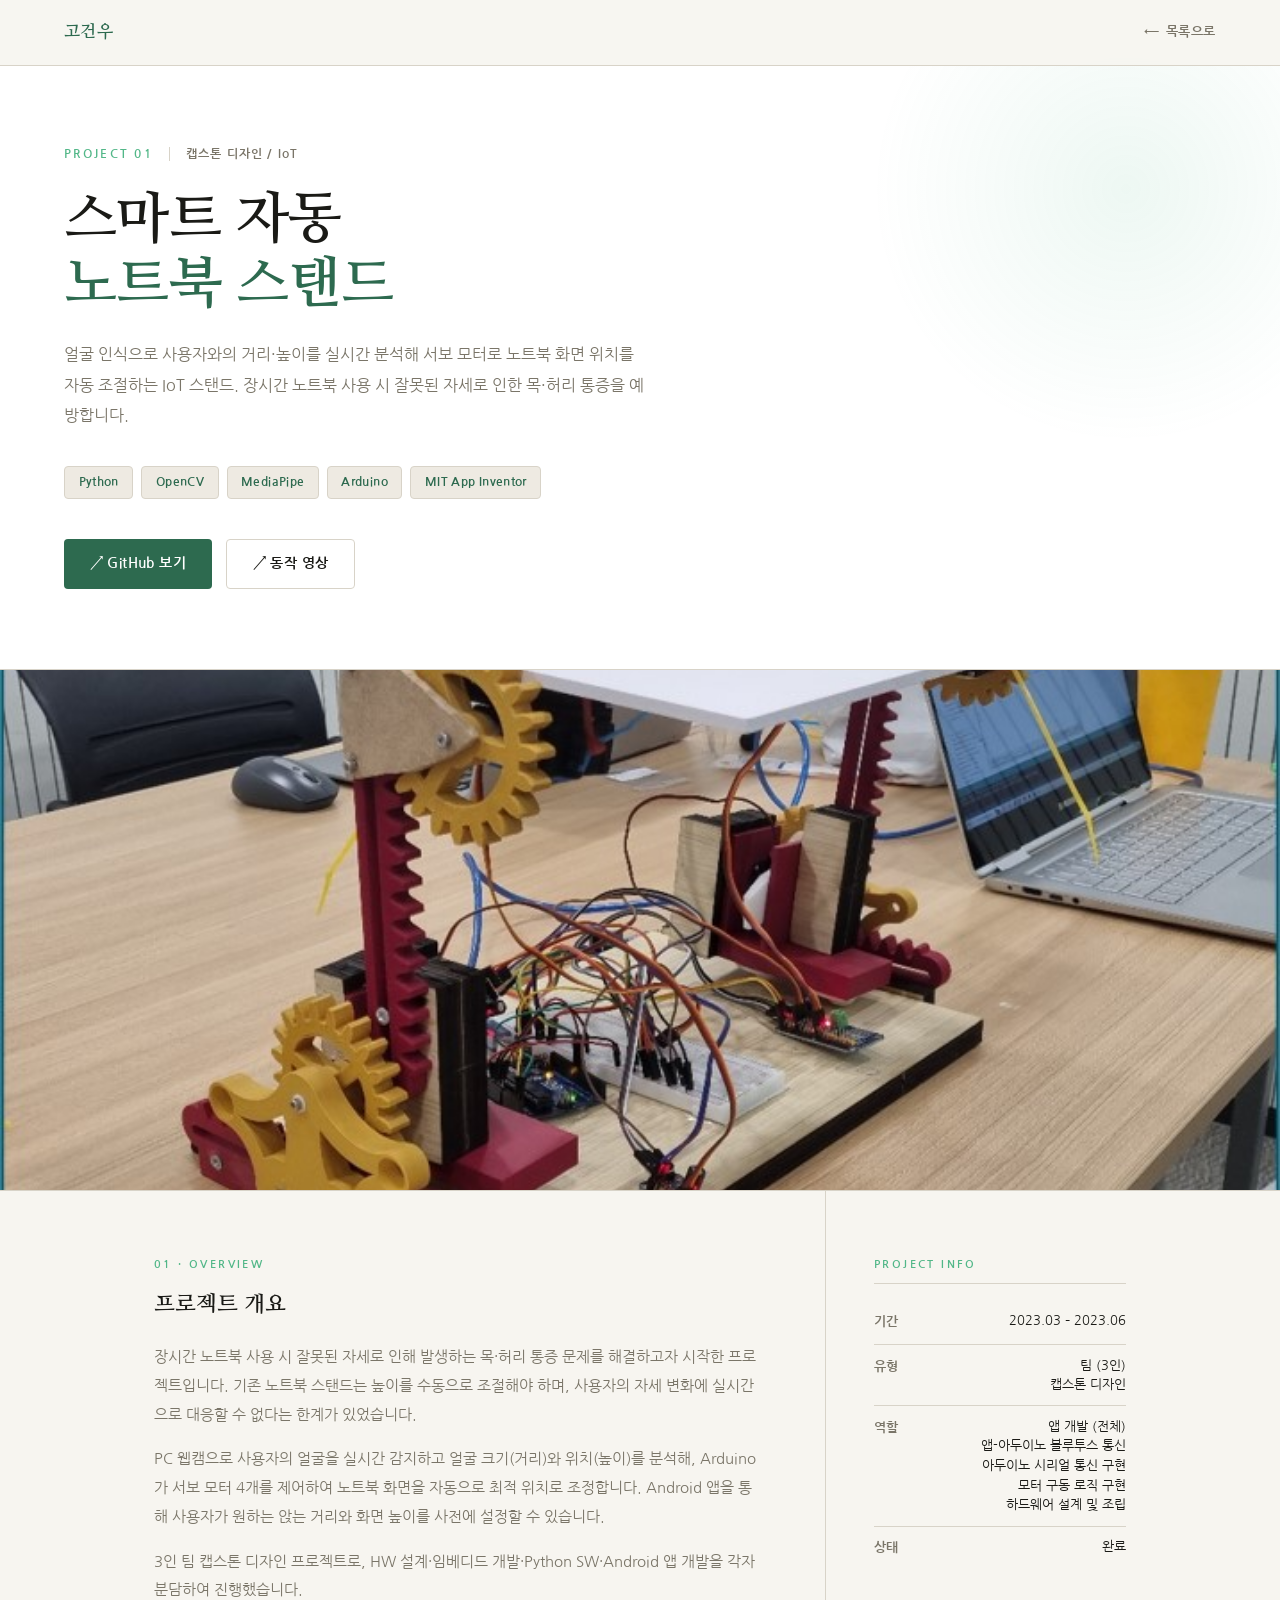
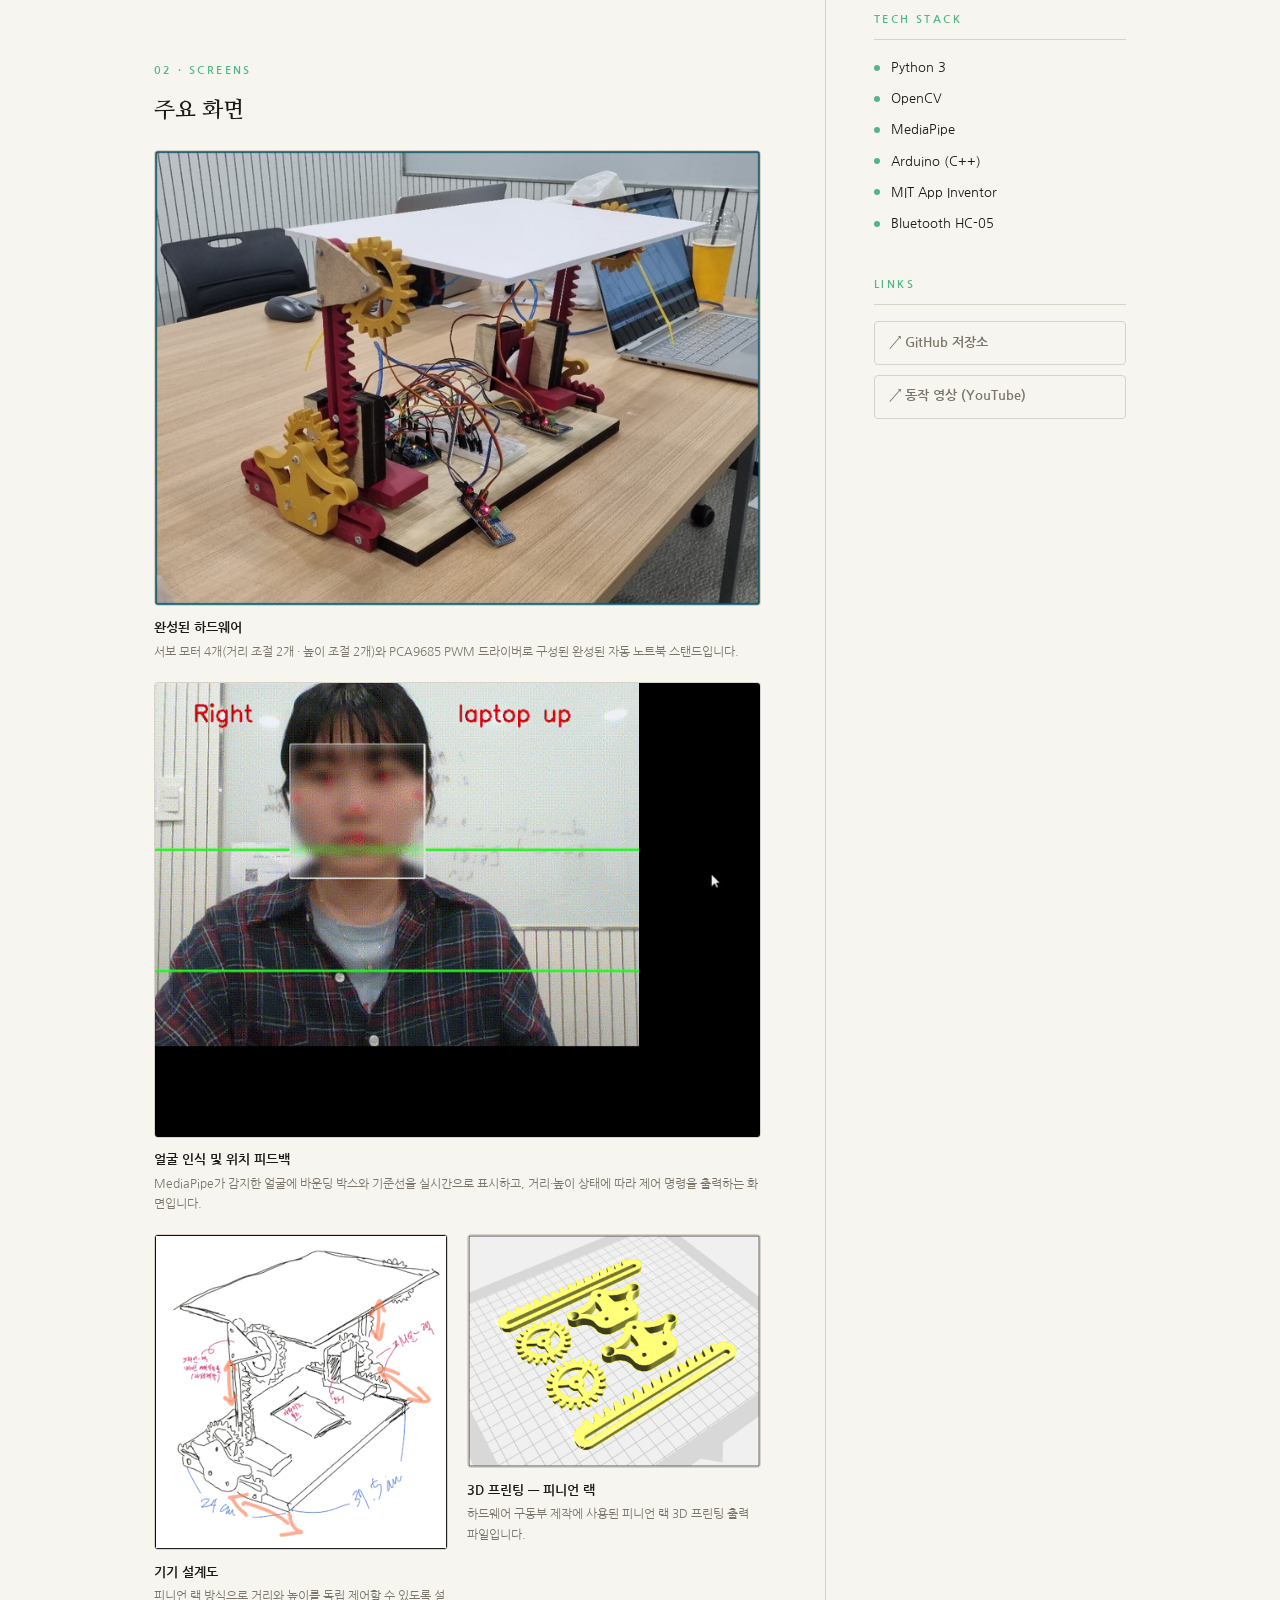
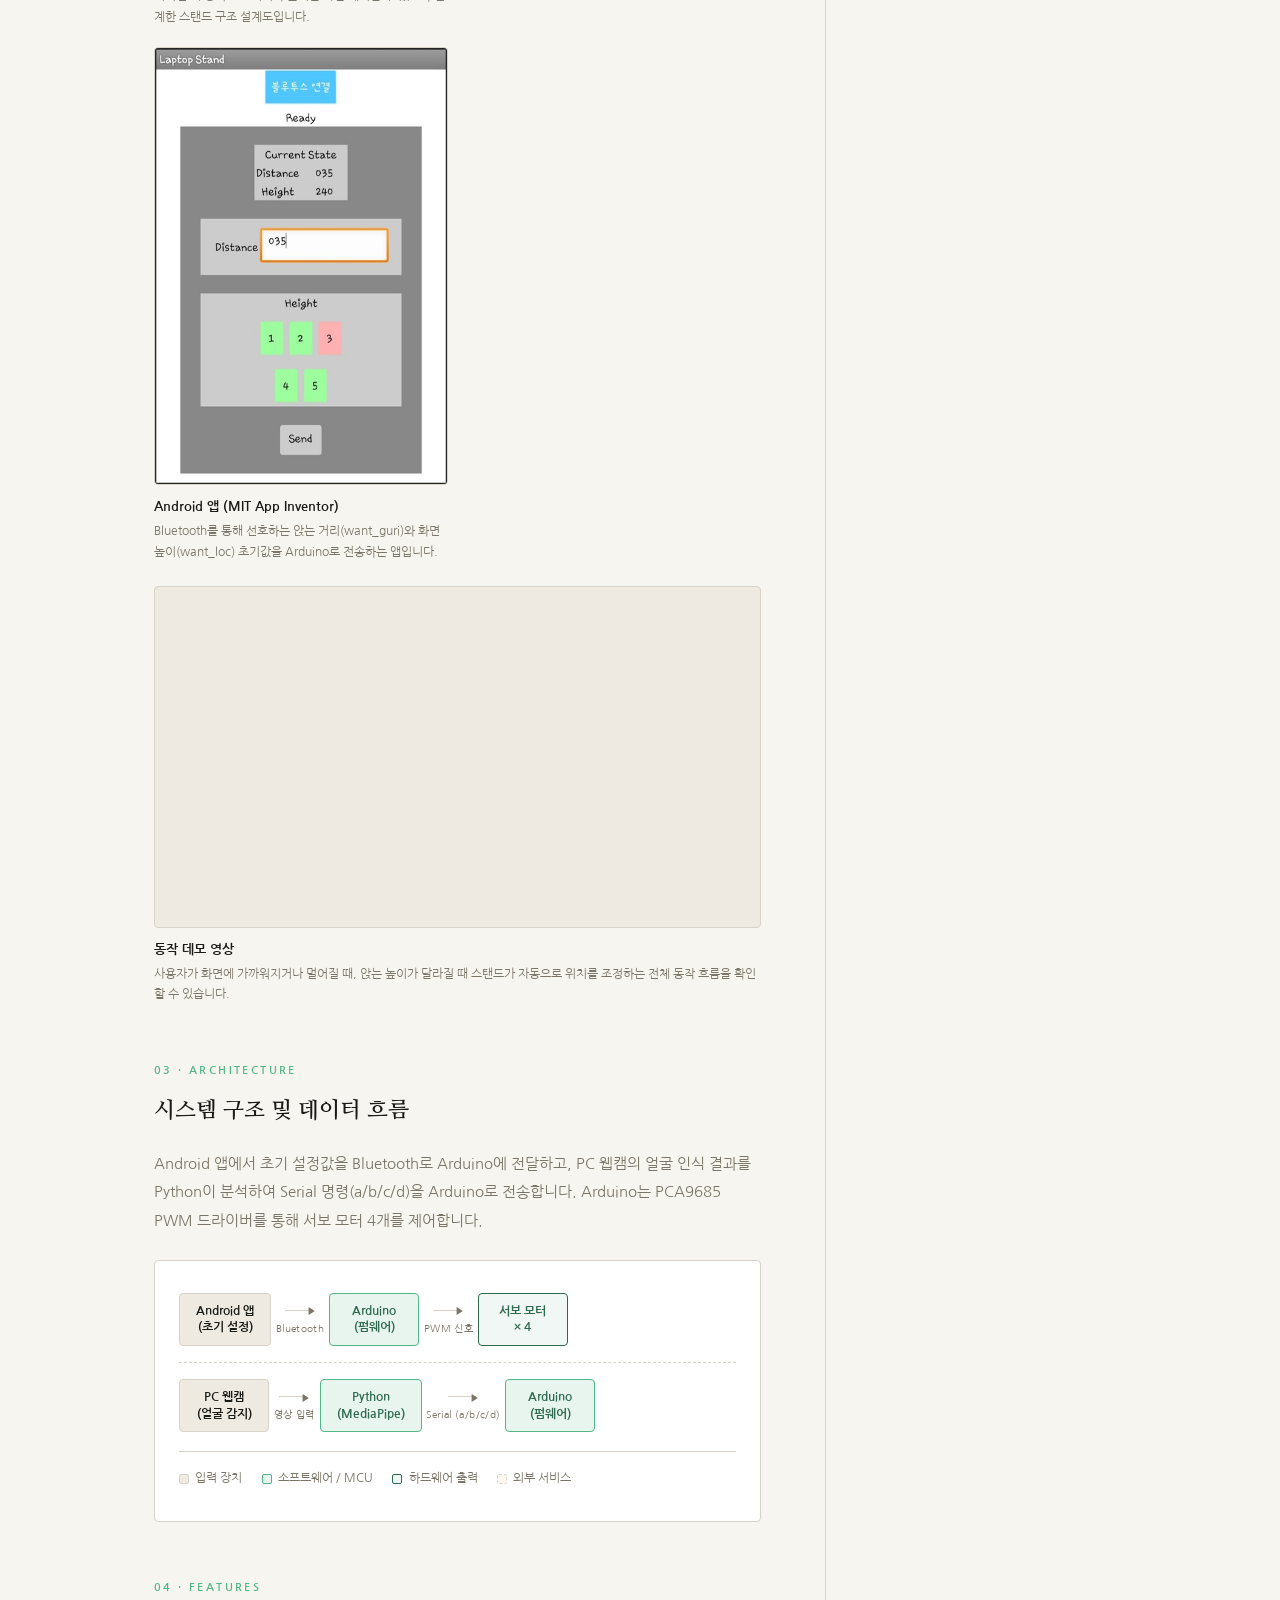
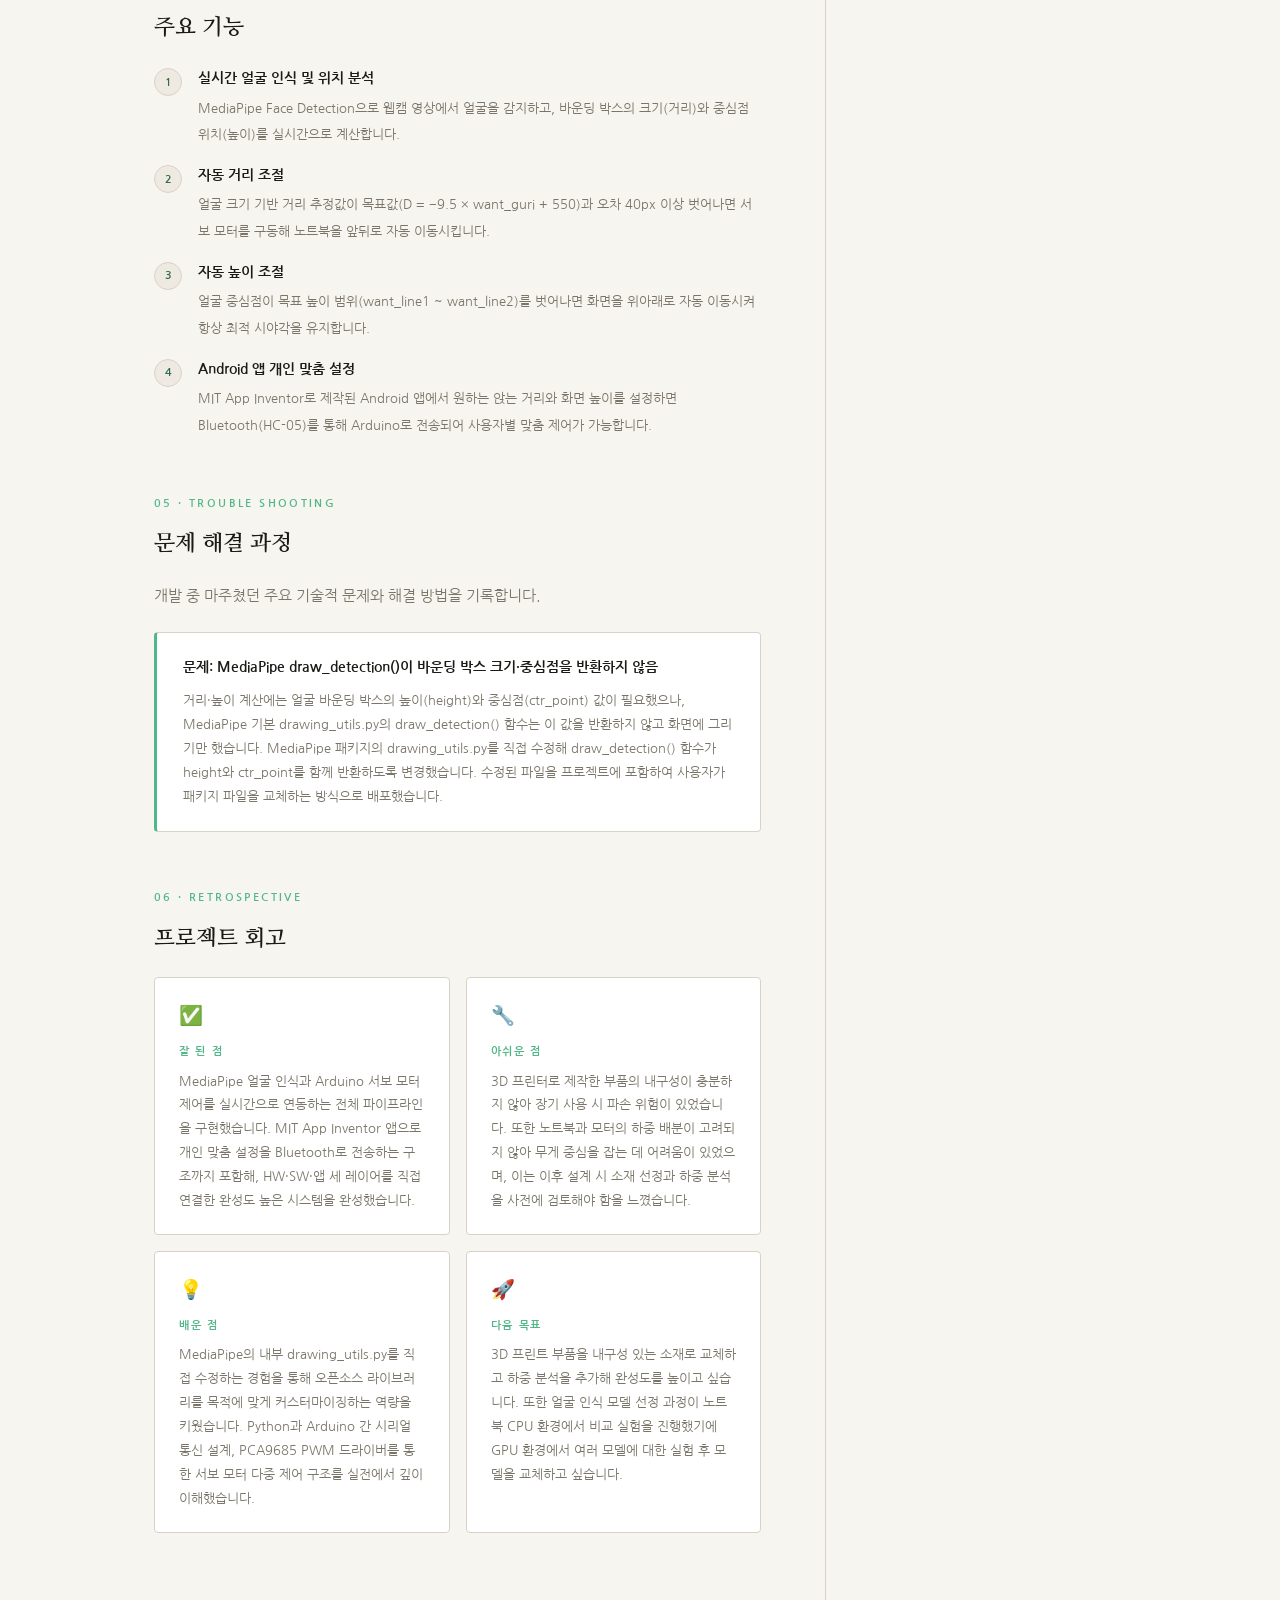
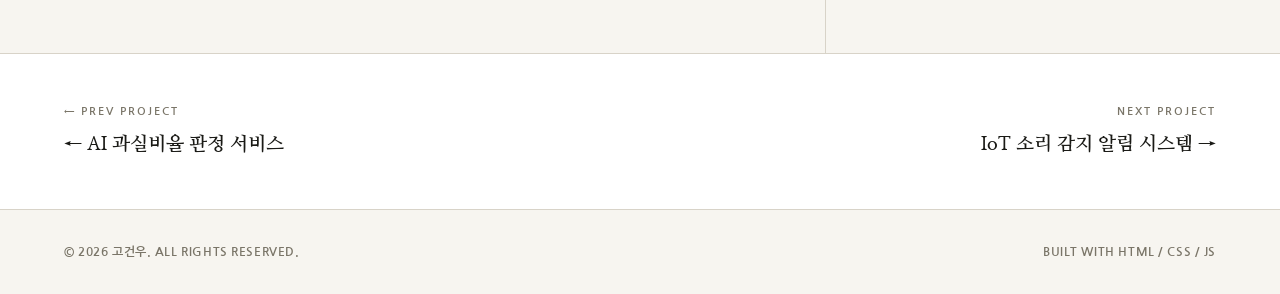
<file: projects/project1.html>
<!DOCTYPE html>
<html lang="ko">
<head>
  <meta charset="UTF-8" />
  <meta name="viewport" content="width=device-width, initial-scale=1.0" />
  <title>스마트 자동 노트북 스탠드 | 고건우</title>
  <link rel="preconnect" href="https://fonts.googleapis.com" />
  <link rel="preconnect" href="https://fonts.gstatic.com" crossorigin />
  <link href="https://fonts.googleapis.com/css2?family=Nanum+Gothic:wght@400;700;800&family=Nanum+Myeongjo:wght@400;700&display=swap" rel="stylesheet" />
  <link rel="stylesheet" href="../style.css" />
  <link rel="stylesheet" href="project.css" />
</head>
<body>

  <!-- NAV -->
  <nav>
    <a href="../index.html" class="nav-logo">고건우</a>
    <a href="../index.html#projects" class="nav-back">목록으로</a>
  </nav>

  <!-- HERO -->
  <section class="detail-hero">
    <div class="hero-meta fadeup">
      <span class="hero-num">PROJECT 01</span>
      <span class="hero-divider"></span>
      <span class="hero-category">캡스톤 디자인 / IoT</span>
    </div>
    <h1 class="detail-title fadeup delay-1">
      스마트 자동<br><span>노트북 스탠드</span>
    </h1>
    <p class="detail-summary fadeup delay-2">
      얼굴 인식으로 사용자와의 거리·높이를 실시간 분석해 서보 모터로 노트북 화면 위치를 자동 조절하는 IoT 스탠드.
      장시간 노트북 사용 시 잘못된 자세로 인한 목·허리 통증을 예방합니다.
    </p>
    <div class="detail-tags fadeup delay-2">
      <span class="detail-tag">Python</span>
      <span class="detail-tag">OpenCV</span>
      <span class="detail-tag">MediaPipe</span>
      <span class="detail-tag">Arduino</span>
      <span class="detail-tag">MIT App Inventor</span>
    </div>
    <div class="detail-links fadeup delay-3">
      <a href="https://github.com/go-nu/AIcapstone" class="btn btn-primary" target="_blank">↗ GitHub 보기</a>
      <a href="https://youtu.be/8XAv4ohXPro?si=OB5GZQMncltqTNJD" class="btn btn-outline" target="_blank">↗ 동작 영상</a>
    </div>
  </section>

  <!-- 대표 썸네일 -->
  <div class="thumb-wrap">
    <img src="../assets/images/project1/완성.jpg" alt="완성된 스마트 자동 노트북 스탠드">
  </div>

  <!-- BODY -->
  <div class="detail-body">

    <!-- 메인 콘텐츠 -->
    <main class="detail-main">

      <!-- 01 · 프로젝트 개요 -->
      <div class="content-section">
        <p class="content-label">01 · OVERVIEW</p>
        <h2 class="content-title">프로젝트 개요</h2>
        <p class="content-text">
          장시간 노트북 사용 시 잘못된 자세로 인해 발생하는 목·허리 통증 문제를 해결하고자 시작한 프로젝트입니다.
          기존 노트북 스탠드는 높이를 수동으로 조절해야 하며, 사용자의 자세 변화에 실시간으로 대응할 수 없다는 한계가 있었습니다.
        </p>
        <p class="content-text">
          PC 웹캠으로 사용자의 얼굴을 실시간 감지하고 얼굴 크기(거리)와 위치(높이)를 분석해,
          Arduino가 서보 모터 4개를 제어하여 노트북 화면을 자동으로 최적 위치로 조정합니다.
          Android 앱을 통해 사용자가 원하는 앉는 거리와 화면 높이를 사전에 설정할 수 있습니다.
        </p>
        <p class="content-text">
          3인 팀 캡스톤 디자인 프로젝트로, HW 설계·임베디드 개발·Python SW·Android 앱 개발을 각자 분담하여 진행했습니다.
        </p>
      </div>

      <!-- 02 · 화면 스크린샷 -->
      <div class="content-section">
        <p class="content-label">02 · SCREENS</p>
        <h2 class="content-title">주요 화면</h2>
        <div class="gallery-grid">

          <!-- 대표 화면 - 전체 너비 -->
          <div class="gallery-item full">
            <div class="gallery-img">
              <img src="../assets/images/project1/완성.jpg" alt="완성된 스마트 자동 노트북 스탠드">
            </div>
            <div class="gallery-caption">
              <strong>완성된 하드웨어</strong>
              서보 모터 4개(거리 조절 2개 · 높이 조절 2개)와 PCA9685 PWM 드라이버로 구성된 완성된 자동 노트북 스탠드입니다.
            </div>
          </div>

          <!-- 얼굴 인식 동작 GIF - 전체 너비 -->
          <div class="gallery-item full">
            <div class="gallery-img">
              <img src="../assets/images/project1/모델수행.gif" alt="얼굴 인식 및 위치 피드백 동작 화면">
            </div>
            <div class="gallery-caption">
              <strong>얼굴 인식 및 위치 피드백</strong>
              MediaPipe가 감지한 얼굴에 바운딩 박스와 기준선을 실시간으로 표시하고, 거리·높이 상태에 따라 제어 명령을 출력하는 화면입니다.
            </div>
          </div>

          <!-- 2단 그리드 화면들 -->
          <div class="gallery-item">
            <div class="gallery-img">
              <img src="../assets/images/project1/설계도.png" alt="기기 설계도">
            </div>
            <div class="gallery-caption">
              <strong>기기 설계도</strong>
              피니언 랙 방식으로 거리와 높이를 독립 제어할 수 있도록 설계한 스탠드 구조 설계도입니다.
            </div>
          </div>

          <div class="gallery-item">
            <div class="gallery-img">
              <img src="../assets/images/project1/피니언랙.png" alt="피니언 랙 3D 프린팅 출력 파일">
            </div>
            <div class="gallery-caption">
              <strong>3D 프린팅 — 피니언 랙</strong>
              하드웨어 구동부 제작에 사용된 피니언 랙 3D 프린팅 출력 파일입니다.
            </div>
          </div>

          <div class="gallery-item">
            <div class="gallery-img">
              <img src="../assets/images/project1/앱.jpg" alt="MIT App Inventor Android 앱 화면" style="object-fit: contain;">
            </div>
            <div class="gallery-caption">
              <strong>Android 앱 (MIT App Inventor)</strong>
              Bluetooth를 통해 선호하는 앉는 거리(want_guri)와 화면 높이(want_loc) 초기값을 Arduino로 전송하는 앱입니다.
            </div>
          </div>

        </div>

        <!-- 데모 영상 -->
        <div class="video-wrap">
          <div class="gallery-img">
            <iframe src="https://www.youtube.com/embed/8XAv4ohXPro" frameborder="0" allowfullscreen></iframe>
          </div>
          <div class="gallery-caption">
            <strong>동작 데모 영상</strong>
            사용자가 화면에 가까워지거나 멀어질 때, 앉는 높이가 달라질 때 스탠드가 자동으로 위치를 조정하는 전체 동작 흐름을 확인할 수 있습니다.
          </div>
        </div>
      </div>

      <!-- 03 · 아키텍처 / 데이터 흐름 -->
      <div class="content-section">
        <p class="content-label">03 · ARCHITECTURE</p>
        <h2 class="content-title">시스템 구조 및 데이터 흐름</h2>
        <p class="content-text" style="margin-bottom: 1.5rem;">
          Android 앱에서 초기 설정값을 Bluetooth로 Arduino에 전달하고,
          PC 웹캠의 얼굴 인식 결과를 Python이 분석하여 Serial 명령(a/b/c/d)을 Arduino로 전송합니다.
          Arduino는 PCA9685 PWM 드라이버를 통해 서보 모터 4개를 제어합니다.
        </p>

        <!-- HTML 플로우 다이어그램 -->
        <div class="flow-wrap">
          <div class="flow-row">
            <div class="flow-node client">Android 앱<br>(초기 설정)</div>
            <div class="flow-arrow">
              <div style="display:flex; align-items:center;">
                <div class="flow-arrow-line"></div>
                <div class="flow-arrow-head">▶</div>
              </div>
              <div class="flow-arrow-label">Bluetooth</div>
            </div>
            <div class="flow-node server">Arduino<br>(펌웨어)</div>
            <div class="flow-arrow">
              <div style="display:flex; align-items:center;">
                <div class="flow-arrow-line"></div>
                <div class="flow-arrow-head">▶</div>
              </div>
              <div class="flow-arrow-label">PWM 신호</div>
            </div>
            <div class="flow-node db">서보 모터<br>× 4</div>
          </div>

          <hr class="flow-divider">

          <div class="flow-row">
            <div class="flow-node client">PC 웹캠<br>(얼굴 감지)</div>
            <div class="flow-arrow">
              <div style="display:flex; align-items:center;">
                <div class="flow-arrow-line"></div>
                <div class="flow-arrow-head">▶</div>
              </div>
              <div class="flow-arrow-label">영상 입력</div>
            </div>
            <div class="flow-node server">Python<br>(MediaPipe)</div>
            <div class="flow-arrow">
              <div style="display:flex; align-items:center;">
                <div class="flow-arrow-line"></div>
                <div class="flow-arrow-head">▶</div>
              </div>
              <div class="flow-arrow-label">Serial (a/b/c/d)</div>
            </div>
            <div class="flow-node server">Arduino<br>(펌웨어)</div>
          </div>

          <div class="flow-legend">
            <div class="legend-item">
              <div class="legend-dot" style="background: var(--surface); border: 1.5px solid var(--border);"></div>
              입력 장치
            </div>
            <div class="legend-item">
              <div class="legend-dot" style="background: #e8f4ee; border: 1.5px solid var(--accent2);"></div>
              소프트웨어 / MCU
            </div>
            <div class="legend-item">
              <div class="legend-dot" style="background: #f0f7f4; border: 1.5px solid var(--accent);"></div>
              하드웨어 출력
            </div>
            <div class="legend-item">
              <div class="legend-dot" style="background: #fdf8f0; border: 1.5px dashed var(--border);"></div>
              외부 서비스
            </div>
          </div>
        </div>
      </div>

      <!-- 04 · 주요 기능 -->
      <div class="content-section">
        <p class="content-label">04 · FEATURES</p>
        <h2 class="content-title">주요 기능</h2>
        <div class="feature-list">
          <div class="feature-item">
            <div class="feature-num">1</div>
            <div class="feature-text">
              <strong>실시간 얼굴 인식 및 위치 분석</strong>
              <span>MediaPipe Face Detection으로 웹캠 영상에서 얼굴을 감지하고, 바운딩 박스의 크기(거리)와 중심점 위치(높이)를 실시간으로 계산합니다.</span>
            </div>
          </div>
          <div class="feature-item">
            <div class="feature-num">2</div>
            <div class="feature-text">
              <strong>자동 거리 조절</strong>
              <span>얼굴 크기 기반 거리 추정값이 목표값(D = −9.5 × want_guri + 550)과 오차 40px 이상 벗어나면 서보 모터를 구동해 노트북을 앞뒤로 자동 이동시킵니다.</span>
            </div>
          </div>
          <div class="feature-item">
            <div class="feature-num">3</div>
            <div class="feature-text">
              <strong>자동 높이 조절</strong>
              <span>얼굴 중심점이 목표 높이 범위(want_line1 ~ want_line2)를 벗어나면 화면을 위아래로 자동 이동시켜 항상 최적 시야각을 유지합니다.</span>
            </div>
          </div>
          <div class="feature-item">
            <div class="feature-num">4</div>
            <div class="feature-text">
              <strong>Android 앱 개인 맞춤 설정</strong>
              <span>MIT App Inventor로 제작된 Android 앱에서 원하는 앉는 거리와 화면 높이를 설정하면 Bluetooth(HC-05)를 통해 Arduino로 전송되어 사용자별 맞춤 제어가 가능합니다.</span>
            </div>
          </div>
        </div>
      </div>

      <!-- 05 · 트러블슈팅 -->
      <div class="content-section">
        <p class="content-label">05 · TROUBLE SHOOTING</p>
        <h2 class="content-title">문제 해결 과정</h2>
        <p class="content-text" style="margin-bottom: 1.3rem;">
          개발 중 마주쳤던 주요 기술적 문제와 해결 방법을 기록합니다.
        </p>
        <div class="trouble-card">
          <p class="trouble-q">문제: MediaPipe draw_detection()이 바운딩 박스 크기·중심점을 반환하지 않음</p>
          <p class="trouble-a">
            거리·높이 계산에는 얼굴 바운딩 박스의 높이(height)와 중심점(ctr_point) 값이 필요했으나,
            MediaPipe 기본 drawing_utils.py의 draw_detection() 함수는 이 값을 반환하지 않고 화면에 그리기만 했습니다.
            MediaPipe 패키지의 drawing_utils.py를 직접 수정해 draw_detection() 함수가 height와 ctr_point를 함께 반환하도록 변경했습니다.
            수정된 파일을 프로젝트에 포함하여 사용자가 패키지 파일을 교체하는 방식으로 배포했습니다.
          </p>
        </div>
      </div>

      <!-- 06 · 회고 -->
      <div class="content-section">
        <p class="content-label">06 · RETROSPECTIVE</p>
        <h2 class="content-title">프로젝트 회고</h2>
        <div class="retro-grid">
          <div class="retro-card">
            <div class="retro-icon">✅</div>
            <div class="retro-label">잘 된 점</div>
            <p class="retro-text">
              MediaPipe 얼굴 인식과 Arduino 서보 모터 제어를 실시간으로 연동하는 전체 파이프라인을 구현했습니다.
              MIT App Inventor 앱으로 개인 맞춤 설정을 Bluetooth로 전송하는 구조까지 포함해,
              HW·SW·앱 세 레이어를 직접 연결한 완성도 높은 시스템을 완성했습니다.
            </p>
          </div>
          <div class="retro-card">
            <div class="retro-icon">🔧</div>
            <div class="retro-label">아쉬운 점</div>
            <p class="retro-text">
              3D 프린터로 제작한 부품의 내구성이 충분하지 않아 장기 사용 시 파손 위험이 있었습니다.
              또한 노트북과 모터의 하중 배분이 고려되지 않아 무게 중심을 잡는 데 어려움이 있었으며,
              이는 이후 설계 시 소재 선정과 하중 분석을 사전에 검토해야 함을 느꼈습니다.
            </p>
          </div>
          <div class="retro-card">
            <div class="retro-icon">💡</div>
            <div class="retro-label">배운 점</div>
            <p class="retro-text">
              MediaPipe의 내부 drawing_utils.py를 직접 수정하는 경험을 통해 오픈소스 라이브러리를
              목적에 맞게 커스터마이징하는 역량을 키웠습니다. Python과 Arduino 간 시리얼 통신 설계,
              PCA9685 PWM 드라이버를 통한 서보 모터 다중 제어 구조를 실전에서 깊이 이해했습니다.
            </p>
          </div>
          <div class="retro-card">
            <div class="retro-icon">🚀</div>
            <div class="retro-label">다음 목표</div>
            <p class="retro-text">
              3D 프린트 부품을 내구성 있는 소재로 교체하고 하중 분석을 추가해 완성도를 높이고 싶습니다.
              또한 얼굴 인식 모델 선정 과정이 노트북 CPU 환경에서 비교 실험을 진행했기에 GPU 환경에서 여러 모델에 대한 실험 후 모델을 교체하고 싶습니다.
            </p>
          </div>
        </div>
      </div>

    </main>

    <!-- 사이드바 -->
    <aside class="detail-sidebar">

      <div class="sidebar-section">
        <p class="sidebar-label">PROJECT INFO</p>
        <div class="info-row">
          <span class="info-key">기간</span>
          <span class="info-val">2023.03 – 2023.06</span>
        </div>
        <div class="info-row">
          <span class="info-key">유형</span>
          <span class="info-val">팀 (3인)<br>캡스톤 디자인</span>
        </div>
        <div class="info-row">
          <span class="info-key">역할</span>
          <span class="info-val">앱 개발 (전체)<br>앱-아두이노 블루투스 통신<br>아두이노 시리얼 통신 구현<br>모터 구동 로직 구현<br>하드웨어 설계 및 조립</span>
        </div>
        <div class="info-row">
          <span class="info-key">상태</span>
          <span class="info-val">완료</span>
        </div>
      </div>

      <div class="sidebar-section">
        <p class="sidebar-label">TECH STACK</p>
        <div class="stack-list">
          <div class="stack-item"><span class="stack-dot"></span>Python 3</div>
          <div class="stack-item"><span class="stack-dot"></span>OpenCV</div>
          <div class="stack-item"><span class="stack-dot"></span>MediaPipe</div>
          <div class="stack-item"><span class="stack-dot"></span>Arduino (C++)</div>
          <div class="stack-item"><span class="stack-dot"></span>MIT App Inventor</div>
          <div class="stack-item"><span class="stack-dot"></span>Bluetooth HC-05</div>
        </div>
      </div>

      <div class="sidebar-section">
        <p class="sidebar-label">LINKS</p>
        <div class="sidebar-links">
          <a href="https://github.com/go-nu/Capstone4_laptopStand" class="sidebar-link" target="_blank">↗ GitHub 저장소</a>
          <a href="https://youtu.be/8XAv4ohXPro?si=OB5GZQMncltqTNJD" class="sidebar-link" target="_blank">↗ 동작 영상 (YouTube)</a>
        </div>
      </div>

    </aside>
  </div>

  <!-- 프로젝트 네비게이션 -->
  <div class="next-section">
    <div class="next-inner">
      <div>
        <p class="next-label">← PREV PROJECT</p>
        <a href="project7.html" class="next-title">← AI 과실비율 판정 서비스</a>
      </div>
      <div style="text-align: right;">
        <p class="next-label">NEXT PROJECT</p>
        <a href="project2.html" class="next-title">IoT 소리 감지 알림 시스템 →</a>
      </div>
    </div>
  </div>

  <!-- FOOTER -->
  <footer>
    <p>© 2026 고건우. ALL RIGHTS RESERVED.</p>
    <p>BUILT WITH HTML / CSS / JS</p>
  </footer>

  <script src="project.js"></script>
</body>
</html>
</file>
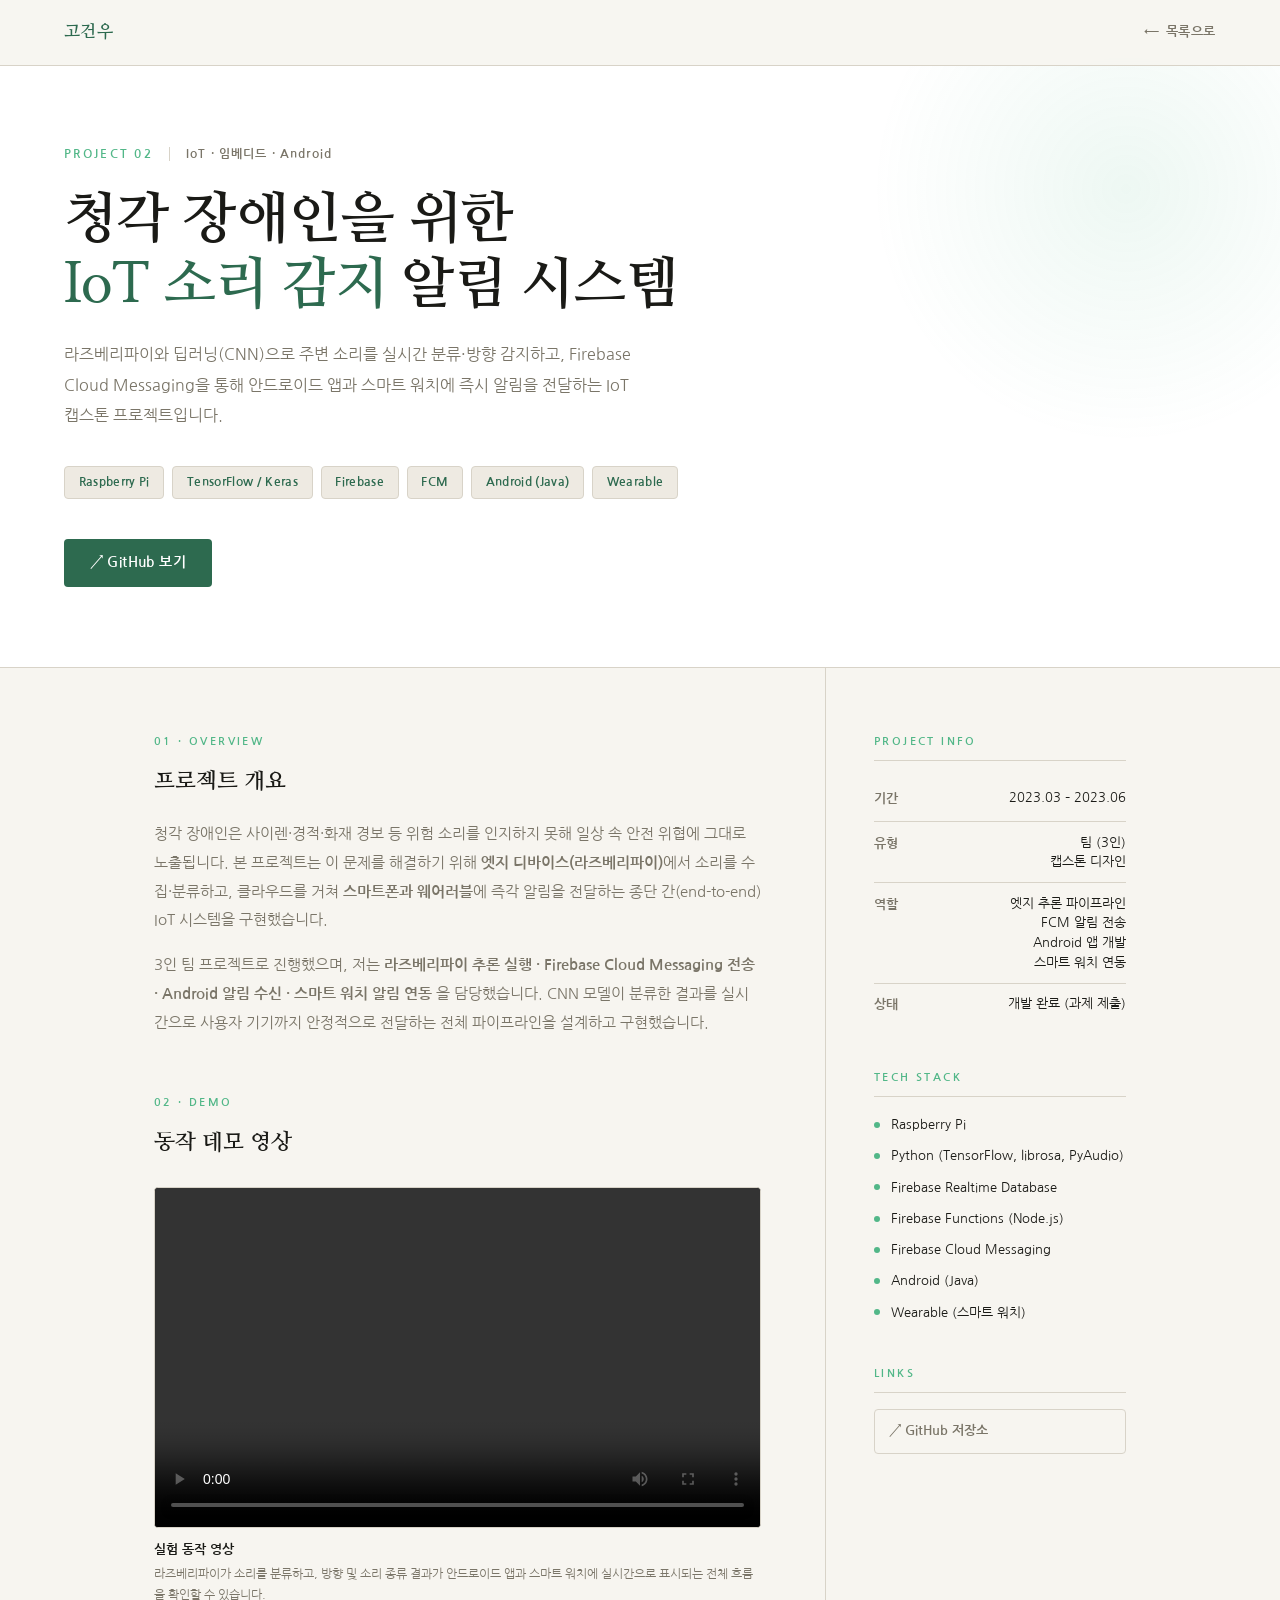
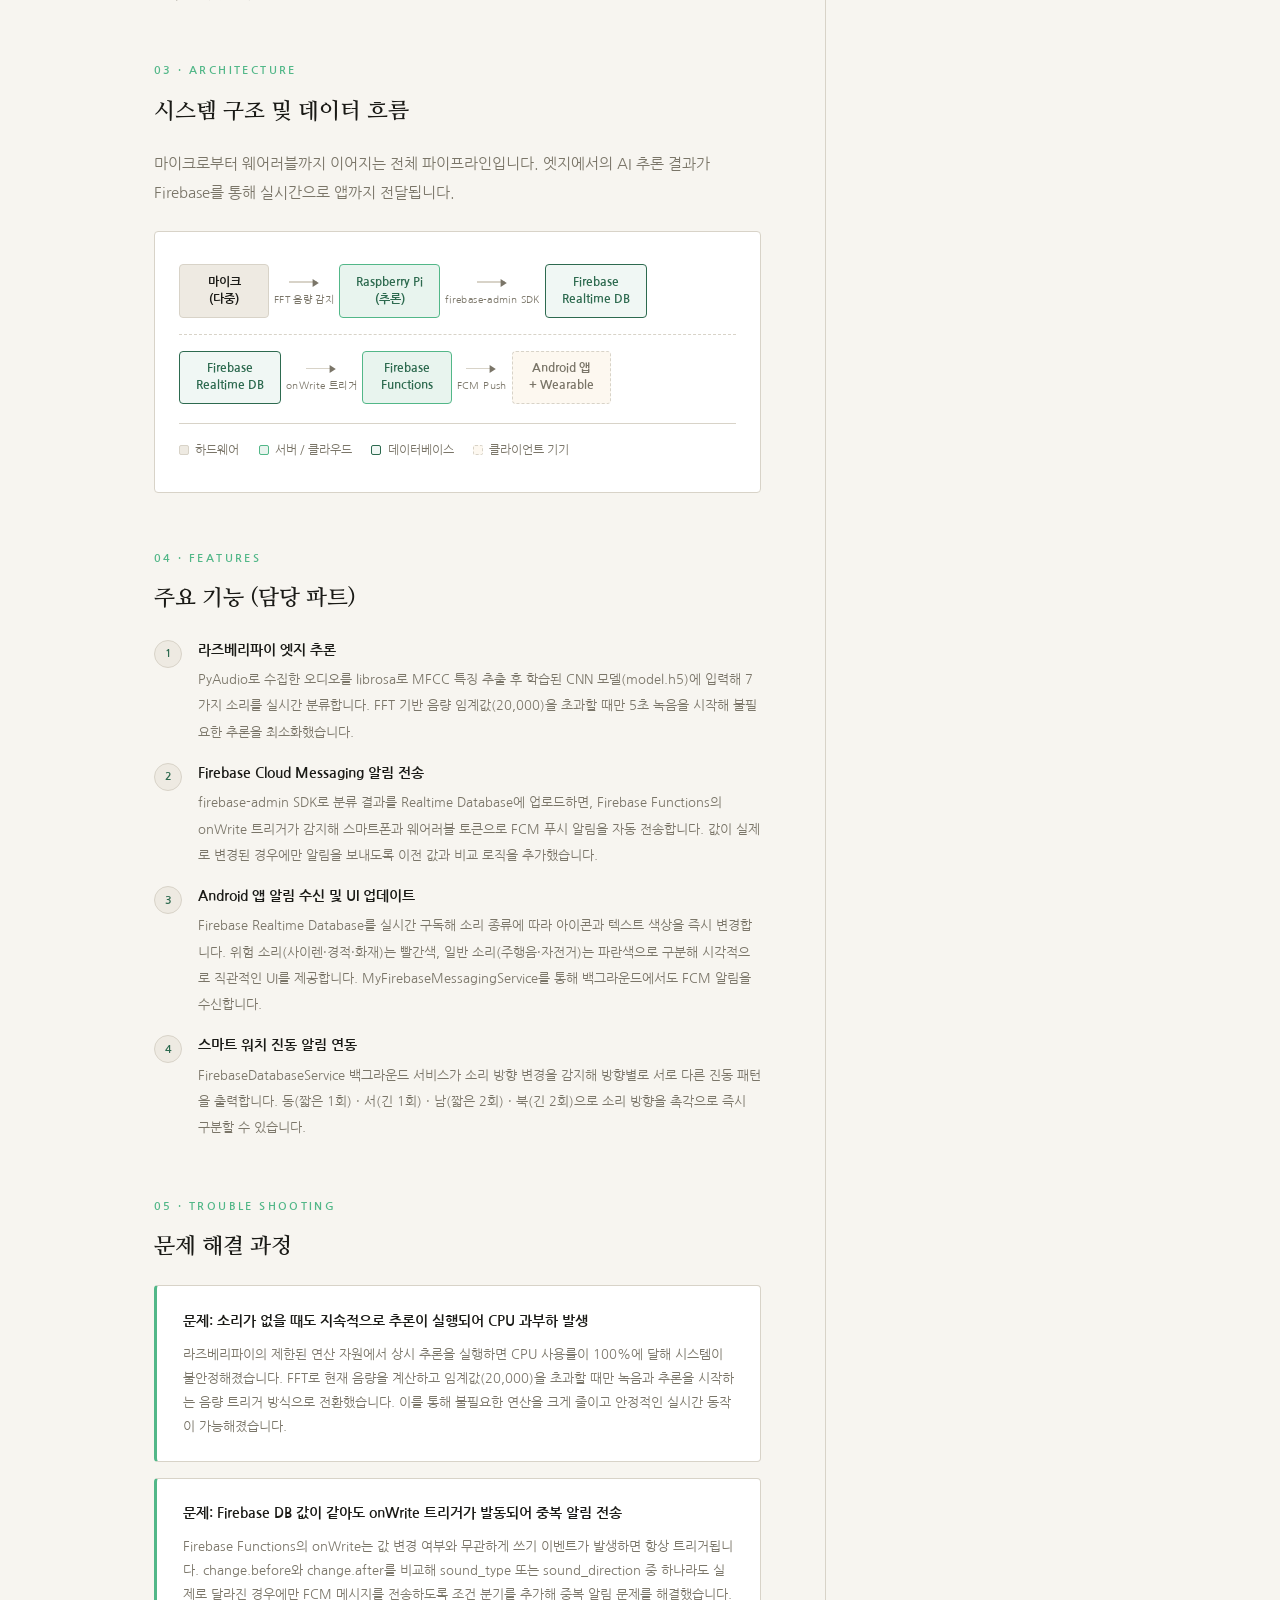
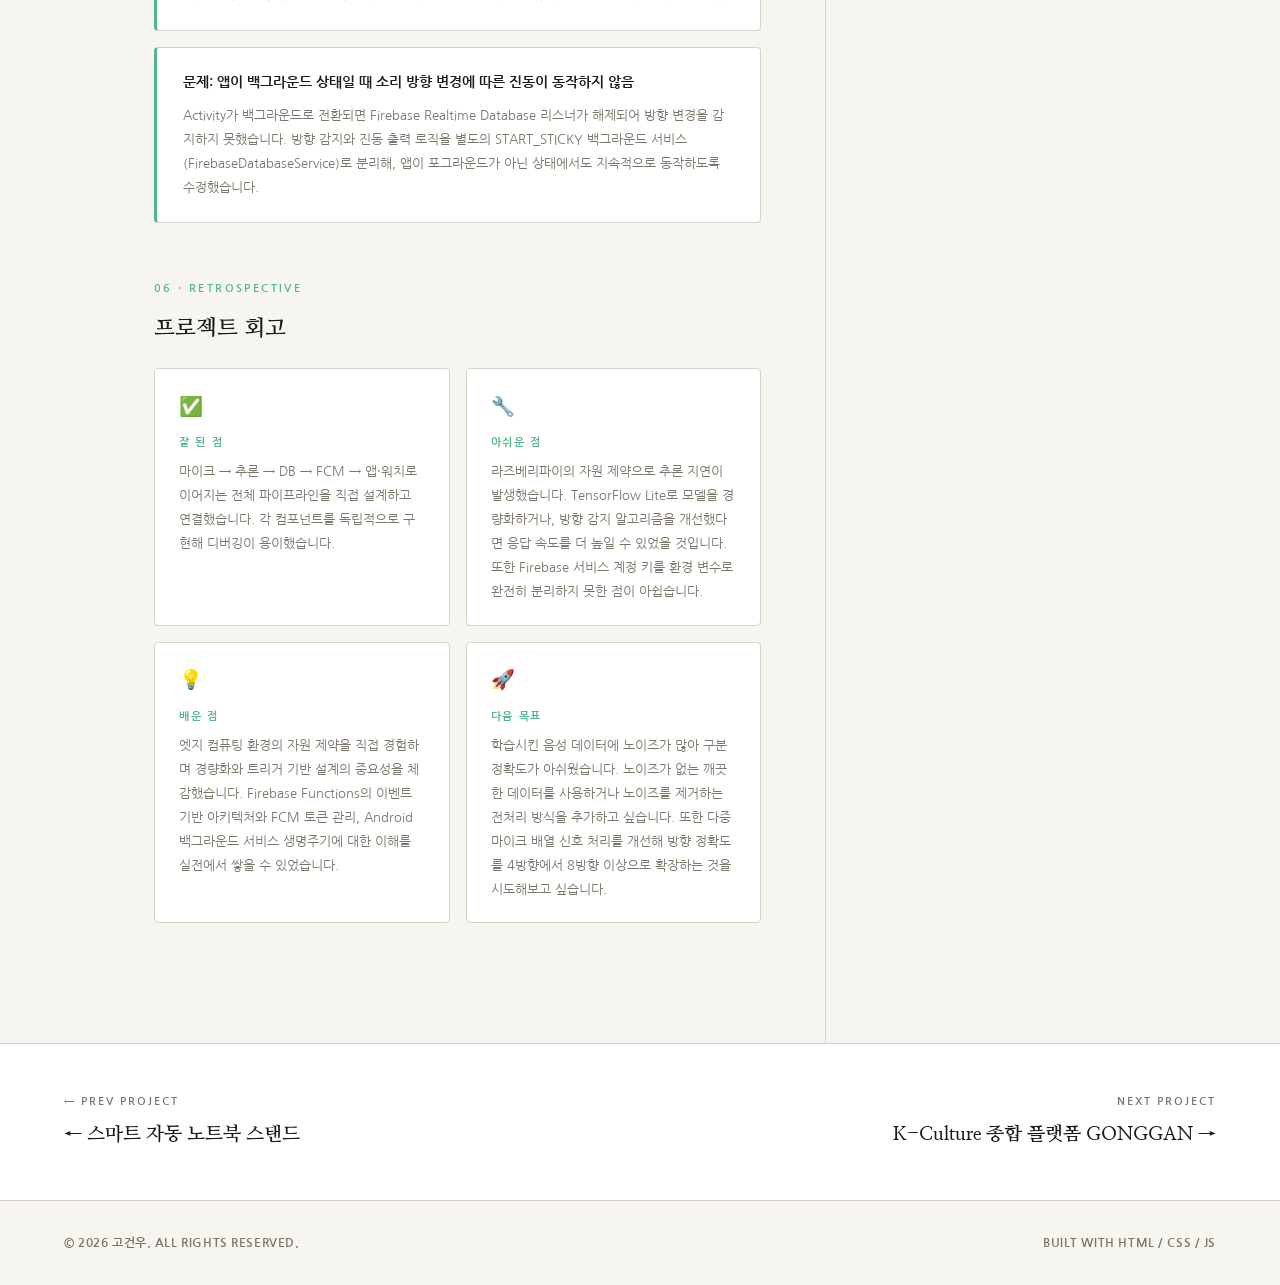
<file: projects/project2.html>
<!DOCTYPE html>
<html lang="ko">
<head>
  <meta charset="UTF-8" />
  <meta name="viewport" content="width=device-width, initial-scale=1.0" />
  <title>IoT 소리 감지 알림 시스템 | 고건우</title>
  <link rel="preconnect" href="https://fonts.googleapis.com" />
  <link rel="preconnect" href="https://fonts.gstatic.com" crossorigin />
  <link href="https://fonts.googleapis.com/css2?family=Nanum+Gothic:wght@400;700;800&family=Nanum+Myeongjo:wght@400;700&display=swap" rel="stylesheet" />
  <link rel="stylesheet" href="../style.css" />
  <link rel="stylesheet" href="project.css" />
</head>
<body>

  <!-- NAV -->
  <nav>
    <a href="../index.html" class="nav-logo">고건우</a>
    <a href="../index.html#projects" class="nav-back">목록으로</a>
  </nav>

  <!-- HERO -->
  <section class="detail-hero">
    <div class="hero-meta fadeup">
      <span class="hero-num">PROJECT 02</span>
      <span class="hero-divider"></span>
      <span class="hero-category">IoT · 임베디드 · Android</span>
    </div>
    <h1 class="detail-title fadeup delay-1">
      청각 장애인을 위한<br><span>IoT 소리 감지</span> 알림 시스템
    </h1>
    <p class="detail-summary fadeup delay-2">
      라즈베리파이와 딥러닝(CNN)으로 주변 소리를 실시간 분류·방향 감지하고,
      Firebase Cloud Messaging을 통해 안드로이드 앱과 스마트 워치에 즉시 알림을 전달하는 IoT 캡스톤 프로젝트입니다.
    </p>
    <div class="detail-tags fadeup delay-2">
      <span class="detail-tag">Raspberry Pi</span>
      <span class="detail-tag">TensorFlow / Keras</span>
      <span class="detail-tag">Firebase</span>
      <span class="detail-tag">FCM</span>
      <span class="detail-tag">Android (Java)</span>
      <span class="detail-tag">Wearable</span>
    </div>
    <div class="detail-links fadeup delay-3">
      <a href="https://github.com/go-nu/IoTcapstone" class="btn btn-primary" target="_blank">↗ GitHub 보기</a>
    </div>
  </section>

  <!-- 대표 썸네일
  <div class="thumb-wrap">
    <video src="../assets/videos/project2/미디어1.mov" controls style="width:100%; height:100%; object-fit:contain; border-radius:4px;"></video>
  </div> -->

  <!-- BODY -->
  <div class="detail-body">

    <!-- 메인 콘텐츠 -->
    <main class="detail-main">

      <!-- 01 · 프로젝트 개요 -->
      <div class="content-section">
        <p class="content-label">01 · OVERVIEW</p>
        <h2 class="content-title">프로젝트 개요</h2>
        <p class="content-text">
          청각 장애인은 사이렌·경적·화재 경보 등 위험 소리를 인지하지 못해 일상 속 안전 위협에 그대로 노출됩니다.
          본 프로젝트는 이 문제를 해결하기 위해 <strong>엣지 디바이스(라즈베리파이)</strong>에서 소리를 수집·분류하고,
          클라우드를 거쳐 <strong>스마트폰과 웨어러블</strong>에 즉각 알림을 전달하는 종단 간(end-to-end) IoT 시스템을 구현했습니다.
        </p>
        <p class="content-text">
          3인 팀 프로젝트로 진행했으며, 저는 <strong>라즈베리파이 추론 실행 · Firebase Cloud Messaging 전송 ·
          Android 알림 수신 · 스마트 워치 알림 연동</strong> 을 담당했습니다.
          CNN 모델이 분류한 결과를 실시간으로 사용자 기기까지 안정적으로 전달하는 전체 파이프라인을 설계하고 구현했습니다.
        </p>
      </div>

      <!-- 02 · 데모 영상 -->
      <div class="content-section">
        <p class="content-label">02 · DEMO</p>
        <h2 class="content-title">동작 데모 영상</h2>
        <div class="video-wrap">
          <div class="gallery-img" style="aspect-ratio: 16/9; background:#000;">
            <video src="../assets/videos/project2/미디어1.mov" controls style="width:100%; height:100%; object-fit:contain;"></video>
          </div>
          <div class="gallery-caption">
            <strong>실험 동작 영상</strong>
            라즈베리파이가 소리를 분류하고, 방향 및 소리 종류 결과가 안드로이드 앱과 스마트 워치에 실시간으로 표시되는 전체 흐름을 확인할 수 있습니다.
          </div>
        </div>
      </div>

      <!-- 03 · 아키텍처 / 데이터 흐름 -->
      <div class="content-section">
        <p class="content-label">03 · ARCHITECTURE</p>
        <h2 class="content-title">시스템 구조 및 데이터 흐름</h2>
        <p class="content-text" style="margin-bottom: 1.5rem;">
          마이크로부터 웨어러블까지 이어지는 전체 파이프라인입니다.
          엣지에서의 AI 추론 결과가 Firebase를 통해 실시간으로 앱까지 전달됩니다.
        </p>

        <div class="flow-wrap">
          <!-- Row 1: Edge -->
          <div class="flow-row">
            <div class="flow-node client">마이크<br>(다중)</div>
            <div class="flow-arrow">
              <div style="display:flex; align-items:center;">
                <div class="flow-arrow-line"></div>
                <div class="flow-arrow-head">▶</div>
              </div>
              <div class="flow-arrow-label">FFT 음량 감지</div>
            </div>
            <div class="flow-node server">Raspberry Pi<br>(추론)</div>
            <div class="flow-arrow">
              <div style="display:flex; align-items:center;">
                <div class="flow-arrow-line"></div>
                <div class="flow-arrow-head">▶</div>
              </div>
              <div class="flow-arrow-label">firebase-admin SDK</div>
            </div>
            <div class="flow-node db">Firebase<br>Realtime DB</div>
          </div>

          <hr class="flow-divider">

          <!-- Row 2: Cloud → App -->
          <div class="flow-row">
            <div class="flow-node db">Firebase<br>Realtime DB</div>
            <div class="flow-arrow">
              <div style="display:flex; align-items:center;">
                <div class="flow-arrow-line"></div>
                <div class="flow-arrow-head">▶</div>
              </div>
              <div class="flow-arrow-label">onWrite 트리거</div>
            </div>
            <div class="flow-node server">Firebase<br>Functions</div>
            <div class="flow-arrow">
              <div style="display:flex; align-items:center;">
                <div class="flow-arrow-line"></div>
                <div class="flow-arrow-head">▶</div>
              </div>
              <div class="flow-arrow-label">FCM Push</div>
            </div>
            <div class="flow-node ext">Android 앱<br>+ Wearable</div>
          </div>

          <div class="flow-legend">
            <div class="legend-item">
              <div class="legend-dot" style="background: var(--surface); border: 1.5px solid var(--border);"></div>
              하드웨어
            </div>
            <div class="legend-item">
              <div class="legend-dot" style="background: #e8f4ee; border: 1.5px solid var(--accent2);"></div>
              서버 / 클라우드
            </div>
            <div class="legend-item">
              <div class="legend-dot" style="background: #f0f7f4; border: 1.5px solid var(--accent);"></div>
              데이터베이스
            </div>
            <div class="legend-item">
              <div class="legend-dot" style="background: #fdf8f0; border: 1.5px dashed var(--border);"></div>
              클라이언트 기기
            </div>
          </div>
        </div>
      </div>

      <!-- 04 · 주요 기능 -->
      <div class="content-section">
        <p class="content-label">04 · FEATURES</p>
        <h2 class="content-title">주요 기능 (담당 파트)</h2>
        <div class="feature-list">
          <div class="feature-item">
            <div class="feature-num">1</div>
            <div class="feature-text">
              <strong>라즈베리파이 엣지 추론</strong>
              <span>PyAudio로 수집한 오디오를 librosa로 MFCC 특징 추출 후 학습된 CNN 모델(model.h5)에 입력해 7가지 소리를 실시간 분류합니다. FFT 기반 음량 임계값(20,000)을 초과할 때만 5초 녹음을 시작해 불필요한 추론을 최소화했습니다.</span>
            </div>
          </div>
          <div class="feature-item">
            <div class="feature-num">2</div>
            <div class="feature-text">
              <strong>Firebase Cloud Messaging 알림 전송</strong>
              <span>firebase-admin SDK로 분류 결과를 Realtime Database에 업로드하면, Firebase Functions의 onWrite 트리거가 감지해 스마트폰과 웨어러블 토큰으로 FCM 푸시 알림을 자동 전송합니다. 값이 실제로 변경된 경우에만 알림을 보내도록 이전 값과 비교 로직을 추가했습니다.</span>
            </div>
          </div>
          <div class="feature-item">
            <div class="feature-num">3</div>
            <div class="feature-text">
              <strong>Android 앱 알림 수신 및 UI 업데이트</strong>
              <span>Firebase Realtime Database를 실시간 구독해 소리 종류에 따라 아이콘과 텍스트 색상을 즉시 변경합니다. 위험 소리(사이렌·경적·화재)는 빨간색, 일반 소리(주행음·자전거)는 파란색으로 구분해 시각적으로 직관적인 UI를 제공합니다. MyFirebaseMessagingService를 통해 백그라운드에서도 FCM 알림을 수신합니다.</span>
            </div>
          </div>
          <div class="feature-item">
            <div class="feature-num">4</div>
            <div class="feature-text">
              <strong>스마트 워치 진동 알림 연동</strong>
              <span>FirebaseDatabaseService 백그라운드 서비스가 소리 방향 변경을 감지해 방향별로 서로 다른 진동 패턴을 출력합니다. 동(짧은 1회) · 서(긴 1회) · 남(짧은 2회) · 북(긴 2회)으로 소리 방향을 촉각으로 즉시 구분할 수 있습니다.</span>
            </div>
          </div>
        </div>
      </div>

      <!-- 05 · 트러블슈팅 -->
      <div class="content-section">
        <p class="content-label">05 · TROUBLE SHOOTING</p>
        <h2 class="content-title">문제 해결 과정</h2>
        <div class="trouble-card">
          <p class="trouble-q">문제: 소리가 없을 때도 지속적으로 추론이 실행되어 CPU 과부하 발생</p>
          <p class="trouble-a">
            라즈베리파이의 제한된 연산 자원에서 상시 추론을 실행하면 CPU 사용률이 100%에 달해 시스템이 불안정해졌습니다.
            FFT로 현재 음량을 계산하고 임계값(20,000)을 초과할 때만 녹음과 추론을 시작하는 음량 트리거 방식으로 전환했습니다.
            이를 통해 불필요한 연산을 크게 줄이고 안정적인 실시간 동작이 가능해졌습니다.
          </p>
        </div>
        <div class="trouble-card">
          <p class="trouble-q">문제: Firebase DB 값이 같아도 onWrite 트리거가 발동되어 중복 알림 전송</p>
          <p class="trouble-a">
            Firebase Functions의 onWrite는 값 변경 여부와 무관하게 쓰기 이벤트가 발생하면 항상 트리거됩니다.
            change.before와 change.after를 비교해 sound_type 또는 sound_direction 중 하나라도 실제로 달라진 경우에만 FCM 메시지를 전송하도록 조건 분기를 추가해 중복 알림 문제를 해결했습니다.
          </p>
        </div>
        <div class="trouble-card">
          <p class="trouble-q">문제: 앱이 백그라운드 상태일 때 소리 방향 변경에 따른 진동이 동작하지 않음</p>
          <p class="trouble-a">
            Activity가 백그라운드로 전환되면 Firebase Realtime Database 리스너가 해제되어 방향 변경을 감지하지 못했습니다.
            방향 감지와 진동 출력 로직을 별도의 START_STICKY 백그라운드 서비스(FirebaseDatabaseService)로 분리해,
            앱이 포그라운드가 아닌 상태에서도 지속적으로 동작하도록 수정했습니다.
          </p>
        </div>
      </div>

      <!-- 06 · 회고 -->
      <div class="content-section">
        <p class="content-label">06 · RETROSPECTIVE</p>
        <h2 class="content-title">프로젝트 회고</h2>
        <div class="retro-grid">
          <div class="retro-card">
            <div class="retro-icon">✅</div>
            <div class="retro-label">잘 된 점</div>
            <p class="retro-text">
              마이크 → 추론 → DB → FCM → 앱·워치로 이어지는 전체 파이프라인을 직접 설계하고 연결했습니다.
              각 컴포넌트를 독립적으로 구현해 디버깅이 용이했습니다.
            </p>
          </div>
          <div class="retro-card">
            <div class="retro-icon">🔧</div>
            <div class="retro-label">아쉬운 점</div>
            <p class="retro-text">
              라즈베리파이의 자원 제약으로 추론 지연이 발생했습니다.
              TensorFlow Lite로 모델을 경량화하거나, 방향 감지 알고리즘을 개선했다면 응답 속도를 더 높일 수 있었을 것입니다.
              또한 Firebase 서비스 계정 키를 환경 변수로 완전히 분리하지 못한 점이 아쉽습니다.
            </p>
          </div>
          <div class="retro-card">
            <div class="retro-icon">💡</div>
            <div class="retro-label">배운 점</div>
            <p class="retro-text">
              엣지 컴퓨팅 환경의 자원 제약을 직접 경험하며 경량화와 트리거 기반 설계의 중요성을 체감했습니다.
              Firebase Functions의 이벤트 기반 아키텍처와 FCM 토큰 관리, Android 백그라운드 서비스 생명주기에 대한 이해를 실전에서 쌓을 수 있었습니다.
            </p>
          </div>
          <div class="retro-card">
            <div class="retro-icon">🚀</div>
            <div class="retro-label">다음 목표</div>
            <p class="retro-text">
              학습시킨 음성 데이터에 노이즈가 많아 구분 정확도가 아쉬웠습니다. 노이즈가 없는 깨끗한 데이터를 사용하거나 노이즈를 제거하는 전처리 방식을 추가하고 싶습니다.
              또한 다중 마이크 배열 신호 처리를 개선해 방향 정확도를 4방향에서 8방향 이상으로 확장하는 것을 시도해보고 싶습니다.
            </p>
          </div>
        </div>
      </div>

    </main>

    <!-- 사이드바 -->
    <aside class="detail-sidebar">

      <div class="sidebar-section">
        <p class="sidebar-label">PROJECT INFO</p>
        <div class="info-row">
          <span class="info-key">기간</span>
          <span class="info-val">2023.03 – 2023.06</span>
        </div>
        <div class="info-row">
          <span class="info-key">유형</span>
          <span class="info-val">팀 (3인)<br>캡스톤 디자인</span>
        </div>
        <div class="info-row">
          <span class="info-key">역할</span>
          <span class="info-val">엣지 추론 파이프라인<br>FCM 알림 전송<br>Android 앱 개발<br>스마트 워치 연동</span>
        </div>
        <div class="info-row">
          <span class="info-key">상태</span>
          <span class="info-val">개발 완료 (과제 제출)</span>
        </div>
      </div>

      <div class="sidebar-section">
        <p class="sidebar-label">TECH STACK</p>
        <div class="stack-list">
          <div class="stack-item"><span class="stack-dot"></span>Raspberry Pi</div>
          <div class="stack-item"><span class="stack-dot"></span>Python (TensorFlow, librosa, PyAudio)</div>
          <div class="stack-item"><span class="stack-dot"></span>Firebase Realtime Database</div>
          <div class="stack-item"><span class="stack-dot"></span>Firebase Functions (Node.js)</div>
          <div class="stack-item"><span class="stack-dot"></span>Firebase Cloud Messaging</div>
          <div class="stack-item"><span class="stack-dot"></span>Android (Java)</div>
          <div class="stack-item"><span class="stack-dot"></span>Wearable (스마트 워치)</div>
        </div>
      </div>

      <div class="sidebar-section">
        <p class="sidebar-label">LINKS</p>
        <div class="sidebar-links">
          <a href="https://github.com/go-nu/IoT_Capstone_Design_Project" class="sidebar-link" target="_blank">↗ GitHub 저장소</a>
        </div>
      </div>

    </aside>
  </div>

  <!-- 프로젝트 네비게이션 -->
  <div class="next-section">
    <div class="next-inner">
      <div>
        <p class="next-label">← PREV PROJECT</p>
        <a href="project1.html" class="next-title">← 스마트 자동 노트북 스탠드</a>
      </div>
      <div style="text-align: right;">
        <p class="next-label">NEXT PROJECT</p>
        <a href="project3.html" class="next-title">K-Culture 종합 플랫폼 GONGGAN →</a>
      </div>
    </div>
  </div>

  <!-- FOOTER -->
  <footer>
    <p>© 2026 고건우. ALL RIGHTS RESERVED.</p>
    <p>BUILT WITH HTML / CSS / JS</p>
  </footer>

  <script src="project.js"></script>
</body>
</html>
</file>
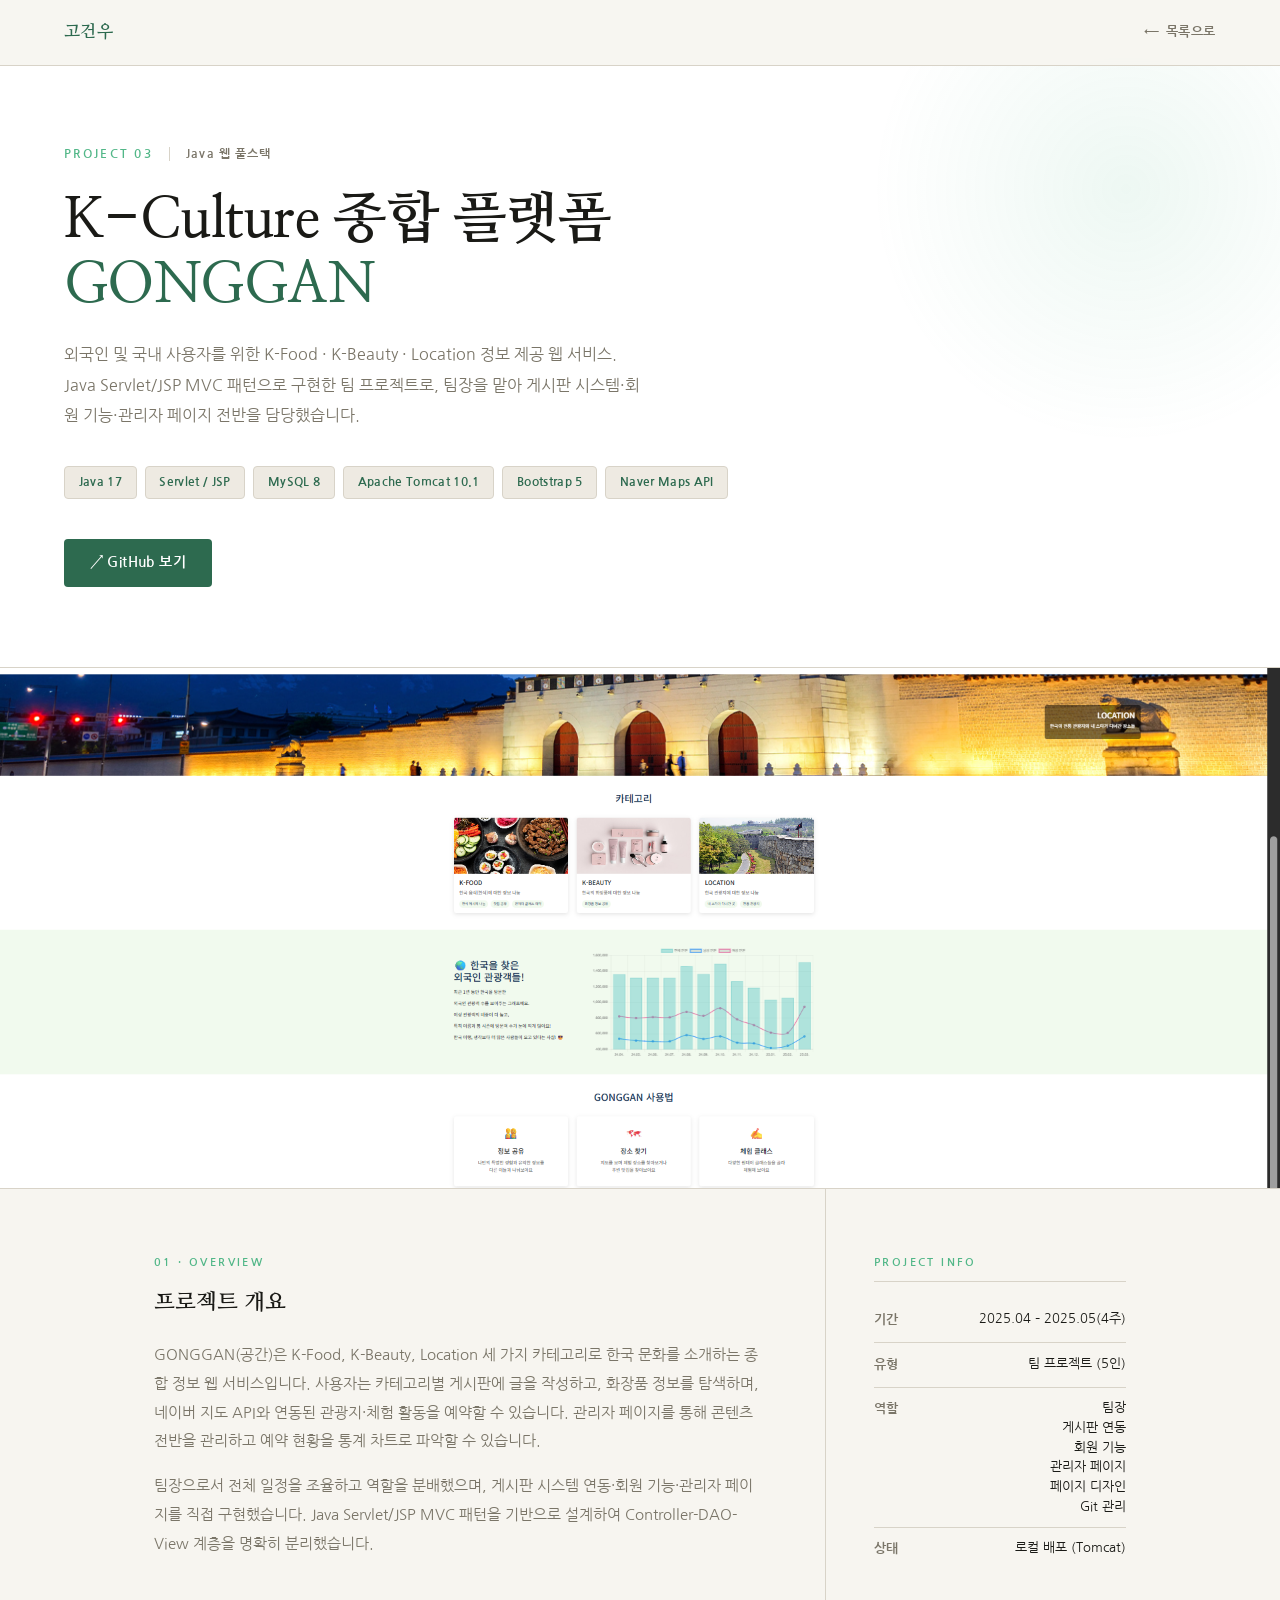
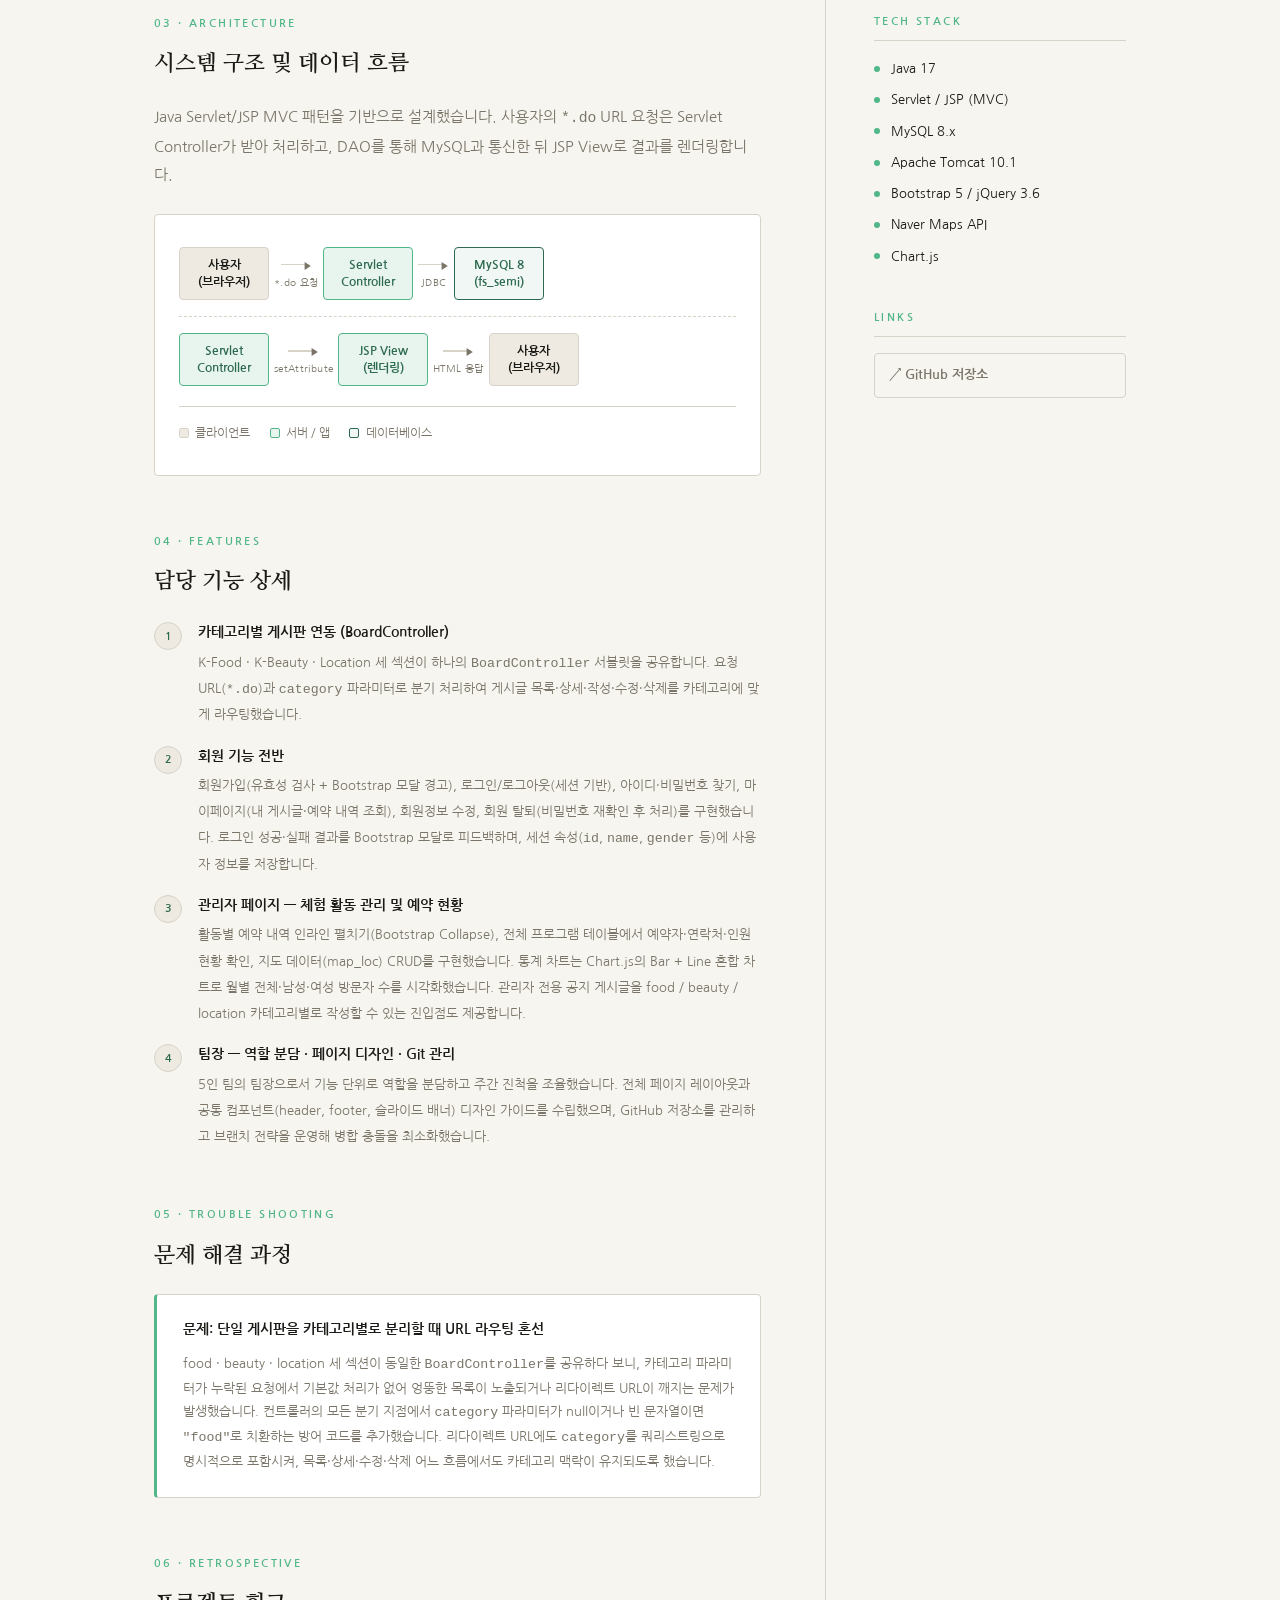
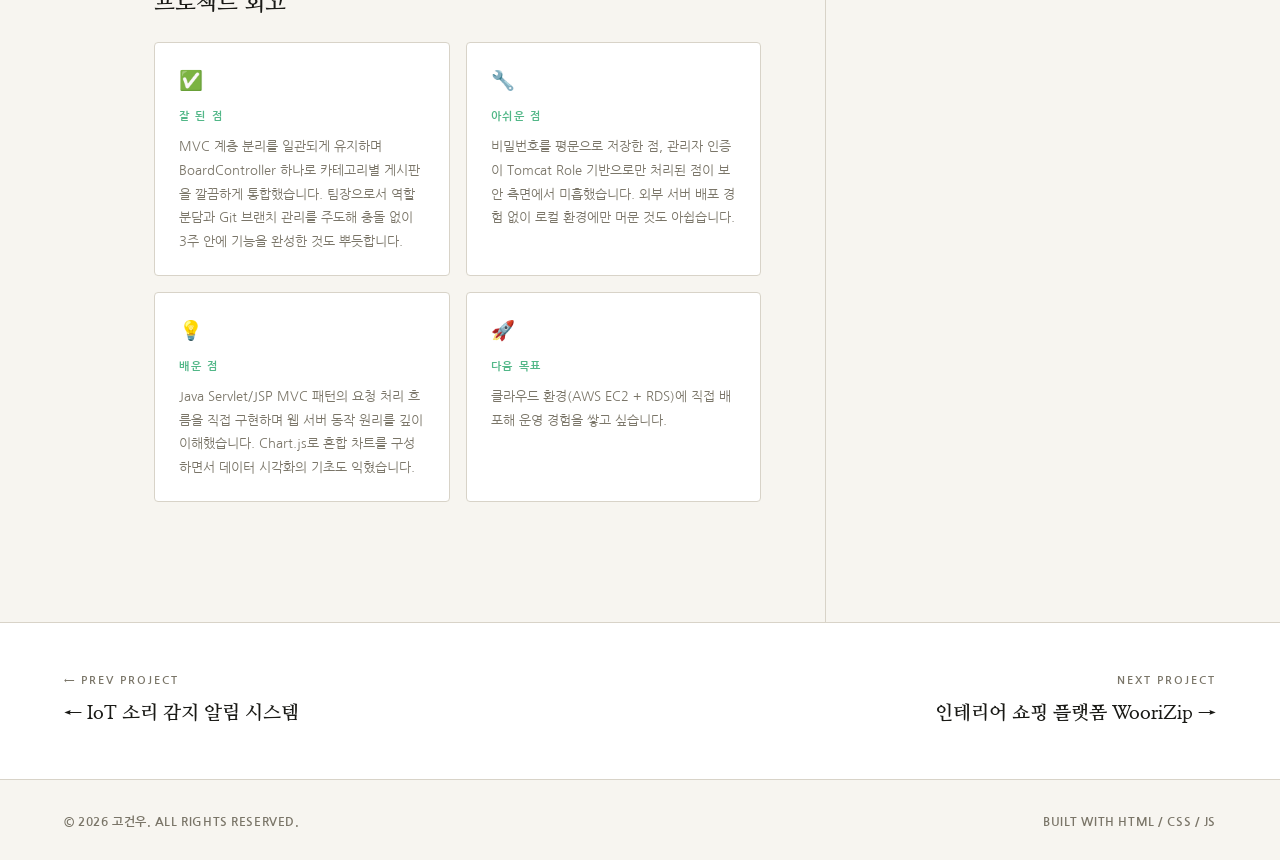
<file: projects/project3.html>
<!DOCTYPE html>
<html lang="ko">
<head>
  <meta charset="UTF-8" />
  <meta name="viewport" content="width=device-width, initial-scale=1.0" />
  <title>GONGGAN | 고건우</title>
  <link rel="preconnect" href="https://fonts.googleapis.com" />
  <link rel="preconnect" href="https://fonts.gstatic.com" crossorigin />
  <link href="https://fonts.googleapis.com/css2?family=Nanum+Gothic:wght@400;700;800&family=Nanum+Myeongjo:wght@400;700&display=swap" rel="stylesheet" />
  <link rel="stylesheet" href="../style.css" />
  <link rel="stylesheet" href="project.css" />
</head>
<body>

  <!-- NAV -->
  <nav>
    <a href="../index.html" class="nav-logo">고건우</a>
    <a href="../index.html#projects" class="nav-back">목록으로</a>
  </nav>

  <!-- HERO -->
  <section class="detail-hero">
    <div class="hero-meta fadeup">
      <span class="hero-num">PROJECT 03</span>
      <span class="hero-divider"></span>
      <span class="hero-category">Java 웹 풀스택</span>
    </div>
    <h1 class="detail-title fadeup delay-1">
      K-Culture 종합 플랫폼<br><span>GONGGAN</span>
    </h1>
    <p class="detail-summary fadeup delay-2">
      외국인 및 국내 사용자를 위한 K-Food · K-Beauty · Location 정보 제공 웹 서비스.
      Java Servlet/JSP MVC 패턴으로 구현한 팀 프로젝트로, 팀장을 맡아 게시판 시스템·회원 기능·관리자 페이지 전반을 담당했습니다.
    </p>
    <div class="detail-tags fadeup delay-2">
      <span class="detail-tag">Java 17</span>
      <span class="detail-tag">Servlet / JSP</span>
      <span class="detail-tag">MySQL 8</span>
      <span class="detail-tag">Apache Tomcat 10.1</span>
      <span class="detail-tag">Bootstrap 5</span>
      <span class="detail-tag">Naver Maps API</span>
    </div>
    <div class="detail-links fadeup delay-3">
      <a href="https://github.com/go-nu/GongGan" class="btn btn-primary" target="_blank">↗ GitHub 보기</a>
    </div>
  </section>

  <!-- 대표 썸네일 -->
  <div class="thumb-wrap">
    <img src="../assets/images/project3/메인.png" alt="GONGGAN 대표 이미지">
  </div>

  <!-- BODY -->
  <div class="detail-body">

    <!-- 메인 콘텐츠 -->
    <main class="detail-main">

      <!-- 01 · 프로젝트 개요 -->
      <div class="content-section">
        <p class="content-label">01 · OVERVIEW</p>
        <h2 class="content-title">프로젝트 개요</h2>
        <p class="content-text">
          GONGGAN(공간)은 K-Food, K-Beauty, Location 세 가지 카테고리로 한국 문화를 소개하는 종합 정보 웹 서비스입니다.
          사용자는 카테고리별 게시판에 글을 작성하고, 화장품 정보를 탐색하며, 네이버 지도 API와 연동된 관광지·체험 활동을 예약할 수 있습니다.
          관리자 페이지를 통해 콘텐츠 전반을 관리하고 예약 현황을 통계 차트로 파악할 수 있습니다.
        </p>
        <p class="content-text">
          팀장으로서 전체 일정을 조율하고 역할을 분배했으며, 게시판 시스템 연동·회원 기능·관리자 페이지를 직접 구현했습니다.
          Java Servlet/JSP MVC 패턴을 기반으로 설계하여 Controller-DAO-View 계층을 명확히 분리했습니다.
        </p>
      </div>

      <!-- 03 · 아키텍처 / 데이터 흐름 -->
      <div class="content-section">
        <p class="content-label">03 · ARCHITECTURE</p>
        <h2 class="content-title">시스템 구조 및 데이터 흐름</h2>
        <p class="content-text" style="margin-bottom: 1.5rem;">
          Java Servlet/JSP MVC 패턴을 기반으로 설계했습니다.
          사용자의 <code>*.do</code> URL 요청은 Servlet Controller가 받아 처리하고, DAO를 통해 MySQL과 통신한 뒤 JSP View로 결과를 렌더링합니다.
        </p>

        <div class="flow-wrap">
          <div class="flow-row">
            <div class="flow-node client">사용자<br>(브라우저)</div>
            <div class="flow-arrow">
              <div style="display:flex; align-items:center;">
                <div class="flow-arrow-line"></div>
                <div class="flow-arrow-head">▶</div>
              </div>
              <div class="flow-arrow-label">*.do 요청</div>
            </div>
            <div class="flow-node server">Servlet<br>Controller</div>
            <div class="flow-arrow">
              <div style="display:flex; align-items:center;">
                <div class="flow-arrow-line"></div>
                <div class="flow-arrow-head">▶</div>
              </div>
              <div class="flow-arrow-label">JDBC</div>
            </div>
            <div class="flow-node db">MySQL 8<br>(fs_semi)</div>
          </div>

          <hr class="flow-divider">

          <div class="flow-row">
            <div class="flow-node server">Servlet<br>Controller</div>
            <div class="flow-arrow">
              <div style="display:flex; align-items:center;">
                <div class="flow-arrow-line"></div>
                <div class="flow-arrow-head">▶</div>
              </div>
              <div class="flow-arrow-label">setAttribute</div>
            </div>
            <div class="flow-node server">JSP View<br>(렌더링)</div>
            <div class="flow-arrow">
              <div style="display:flex; align-items:center;">
                <div class="flow-arrow-line"></div>
                <div class="flow-arrow-head">▶</div>
              </div>
              <div class="flow-arrow-label">HTML 응답</div>
            </div>
            <div class="flow-node client">사용자<br>(브라우저)</div>
          </div>

          <div class="flow-legend">
            <div class="legend-item">
              <div class="legend-dot" style="background: var(--surface); border: 1.5px solid var(--border);"></div>
              클라이언트
            </div>
            <div class="legend-item">
              <div class="legend-dot" style="background: #e8f4ee; border: 1.5px solid var(--accent2);"></div>
              서버 / 앱
            </div>
            <div class="legend-item">
              <div class="legend-dot" style="background: #f0f7f4; border: 1.5px solid var(--accent);"></div>
              데이터베이스
            </div>
          </div>
        </div>
      </div>

      <!-- 04 · 주요 기능 (내 담당 파트 중심) -->
      <div class="content-section">
        <p class="content-label">04 · FEATURES</p>
        <h2 class="content-title">담당 기능 상세</h2>
        <div class="feature-list">

          <div class="feature-item">
            <div class="feature-num">1</div>
            <div class="feature-text">
              <strong>카테고리별 게시판 연동 (BoardController)</strong>
              <span>
                K-Food · K-Beauty · Location 세 섹션이 하나의 <code>BoardController</code> 서블릿을 공유합니다.
                요청 URL(<code>*.do</code>)과 <code>category</code> 파라미터로 분기 처리하여
                게시글 목록·상세·작성·수정·삭제를 카테고리에 맞게 라우팅했습니다.
              </span>
            </div>
          </div>

          <div class="feature-item">
            <div class="feature-num">2</div>
            <div class="feature-text">
              <strong>회원 기능 전반</strong>
              <span>
                회원가입(유효성 검사 + Bootstrap 모달 경고), 로그인/로그아웃(세션 기반), 아이디·비밀번호 찾기,
                마이페이지(내 게시글·예약 내역 조회), 회원정보 수정, 회원 탈퇴(비밀번호 재확인 후 처리)를 구현했습니다.
                로그인 성공·실패 결과를 Bootstrap 모달로 피드백하며, 세션 속성(<code>id</code>, <code>name</code>, <code>gender</code> 등)에 사용자 정보를 저장합니다.
              </span>
            </div>
          </div>

          <div class="feature-item">
            <div class="feature-num">3</div>
            <div class="feature-text">
              <strong>관리자 페이지 — 체험 활동 관리 및 예약 현황</strong>
              <span>
                활동별 예약 내역 인라인 펼치기(Bootstrap Collapse),
                전체 프로그램 테이블에서 예약자·연락처·인원 현황 확인, 지도 데이터(map_loc) CRUD를 구현했습니다.
                통계 차트는 Chart.js의 Bar + Line 혼합 차트로 월별 전체·남성·여성 방문자 수를 시각화했습니다.
                관리자 전용 공지 게시글을 food / beauty / location 카테고리별로 작성할 수 있는 진입점도 제공합니다.
              </span>
            </div>
          </div>

          <div class="feature-item">
            <div class="feature-num">4</div>
            <div class="feature-text">
              <strong>팀장 — 역할 분담 · 페이지 디자인 · Git 관리</strong>
              <span>
                5인 팀의 팀장으로서 기능 단위로 역할을 분담하고 주간 진척을 조율했습니다.
                전체 페이지 레이아웃과 공통 컴포넌트(header, footer, 슬라이드 배너) 디자인 가이드를 수립했으며,
                GitHub 저장소를 관리하고 브랜치 전략을 운영해 병합 충돌을 최소화했습니다.
              </span>
            </div>
          </div>

        </div>
      </div>

      <!-- 05 · 트러블슈팅 -->
      <div class="content-section">
        <p class="content-label">05 · TROUBLE SHOOTING</p>
        <h2 class="content-title">문제 해결 과정</h2>

        <div class="trouble-card">
          <p class="trouble-q">문제: 단일 게시판을 카테고리별로 분리할 때 URL 라우팅 혼선</p>
          <p class="trouble-a">
            food · beauty · location 세 섹션이 동일한 <code>BoardController</code>를 공유하다 보니,
            카테고리 파라미터가 누락된 요청에서 기본값 처리가 없어 엉뚱한 목록이 노출되거나 리다이렉트 URL이 깨지는 문제가 발생했습니다.
            컨트롤러의 모든 분기 지점에서 <code>category</code> 파라미터가 null이거나 빈 문자열이면 <code>"food"</code>로 치환하는 방어 코드를 추가했습니다.
            리다이렉트 URL에도 <code>category</code>를 쿼리스트링으로 명시적으로 포함시켜, 목록·상세·수정·삭제 어느 흐름에서도 카테고리 맥락이 유지되도록 했습니다.
          </p>
        </div>

      </div>

      <!-- 06 · 회고 -->
      <div class="content-section">
        <p class="content-label">06 · RETROSPECTIVE</p>
        <h2 class="content-title">프로젝트 회고</h2>
        <div class="retro-grid">
          <div class="retro-card">
            <div class="retro-icon">✅</div>
            <div class="retro-label">잘 된 점</div>
            <p class="retro-text">
              MVC 계층 분리를 일관되게 유지하며 BoardController 하나로 카테고리별 게시판을 깔끔하게 통합했습니다.
              팀장으로서 역할 분담과 Git 브랜치 관리를 주도해 충돌 없이 3주 안에 기능을 완성한 것도 뿌듯합니다.
            </p>
          </div>
          <div class="retro-card">
            <div class="retro-icon">🔧</div>
            <div class="retro-label">아쉬운 점</div>
            <p class="retro-text">
              비밀번호를 평문으로 저장한 점, 관리자 인증이 Tomcat Role 기반으로만 처리된 점이 보안 측면에서 미흡했습니다.
              외부 서버 배포 경험 없이 로컬 환경에만 머문 것도 아쉽습니다.
            </p>
          </div>
          <div class="retro-card">
            <div class="retro-icon">💡</div>
            <div class="retro-label">배운 점</div>
            <p class="retro-text">
              Java Servlet/JSP MVC 패턴의 요청 처리 흐름을 직접 구현하며 웹 서버 동작 원리를 깊이 이해했습니다.
              Chart.js로 혼합 차트를 구성하면서 데이터 시각화의 기초도 익혔습니다.
            </p>
          </div>
          <div class="retro-card">
            <div class="retro-icon">🚀</div>
            <div class="retro-label">다음 목표</div>
            <p class="retro-text">
              클라우드 환경(AWS EC2 + RDS)에 직접 배포해 운영 경험을 쌓고 싶습니다.
            </p>
          </div>
        </div>
      </div>

    </main>

    <!-- 사이드바 -->
    <aside class="detail-sidebar">

      <div class="sidebar-section">
        <p class="sidebar-label">PROJECT INFO</p>
        <div class="info-row">
          <span class="info-key">기간</span>
          <span class="info-val">2025.04 – 2025.05(4주)</span>
        </div>
        <div class="info-row">
          <span class="info-key">유형</span>
          <span class="info-val">팀 프로젝트 (5인)</span>
        </div>
        <div class="info-row">
          <span class="info-key">역할</span>
          <span class="info-val">팀장<br>게시판 연동<br>회원 기능<br>관리자 페이지<br>페이지 디자인<br>Git 관리</span>
        </div>
        <div class="info-row">
          <span class="info-key">상태</span>
          <span class="info-val">로컬 배포 (Tomcat)</span>
        </div>
      </div>

      <div class="sidebar-section">
        <p class="sidebar-label">TECH STACK</p>
        <div class="stack-list">
          <div class="stack-item"><span class="stack-dot"></span>Java 17</div>
          <div class="stack-item"><span class="stack-dot"></span>Servlet / JSP (MVC)</div>
          <div class="stack-item"><span class="stack-dot"></span>MySQL 8.x</div>
          <div class="stack-item"><span class="stack-dot"></span>Apache Tomcat 10.1</div>
          <div class="stack-item"><span class="stack-dot"></span>Bootstrap 5 / jQuery 3.6</div>
          <div class="stack-item"><span class="stack-dot"></span>Naver Maps API</div>
          <div class="stack-item"><span class="stack-dot"></span>Chart.js</div>
        </div>
      </div>

      <div class="sidebar-section">
        <p class="sidebar-label">LINKS</p>
        <div class="sidebar-links">
          <a href="https://github.com/go-nu/GONGGAN" class="sidebar-link" target="_blank">↗ GitHub 저장소</a>
        </div>
      </div>

    </aside>
  </div>

  <!-- 프로젝트 네비게이션 -->
  <div class="next-section">
    <div class="next-inner">
      <div>
        <p class="next-label">← PREV PROJECT</p>
        <a href="project2.html" class="next-title">← IoT 소리 감지 알림 시스템</a>
      </div>
      <div style="text-align: right;">
        <p class="next-label">NEXT PROJECT</p>
        <a href="project4.html" class="next-title">인테리어 쇼핑 플랫폼 WooriZip →</a>
      </div>
    </div>
  </div>

  <!-- FOOTER -->
  <footer>
    <p>© 2026 고건우. ALL RIGHTS RESERVED.</p>
    <p>BUILT WITH HTML / CSS / JS</p>
  </footer>

  <script src="project.js"></script>
</body>
</html>
</file>
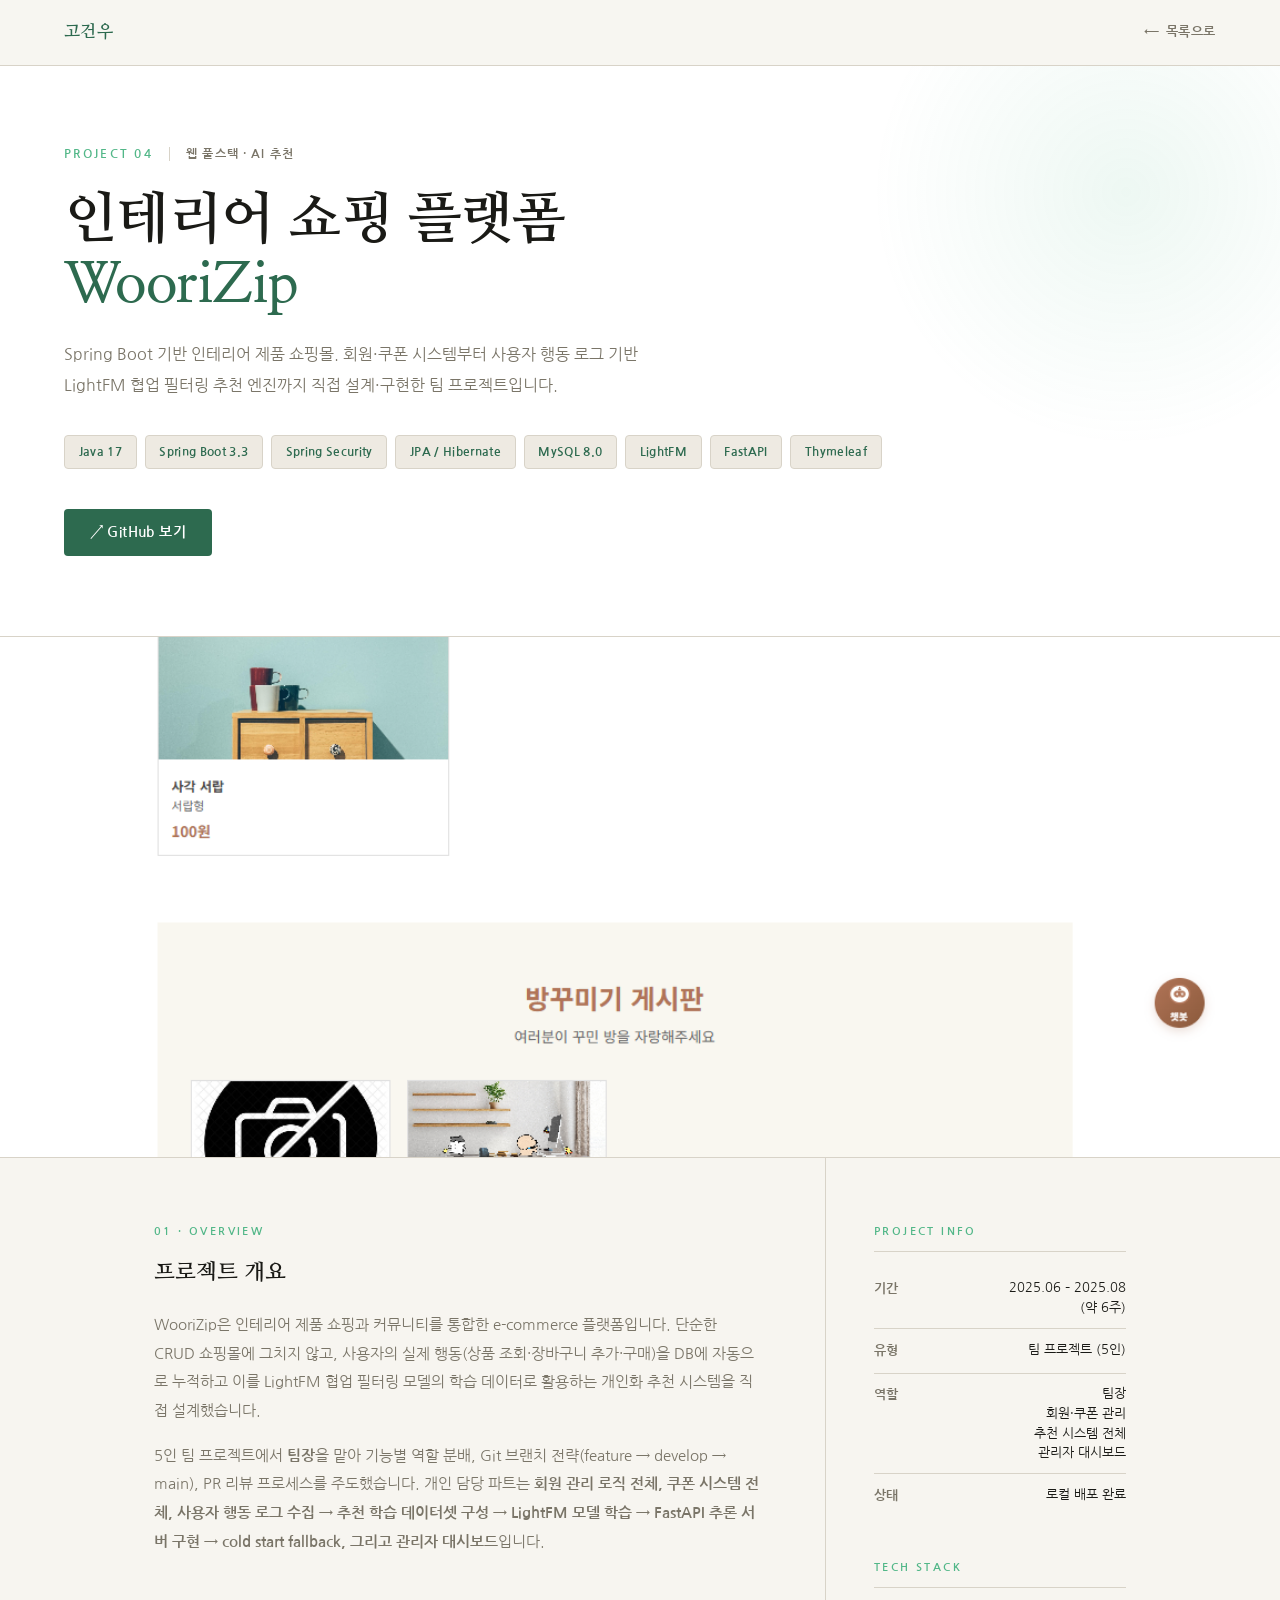
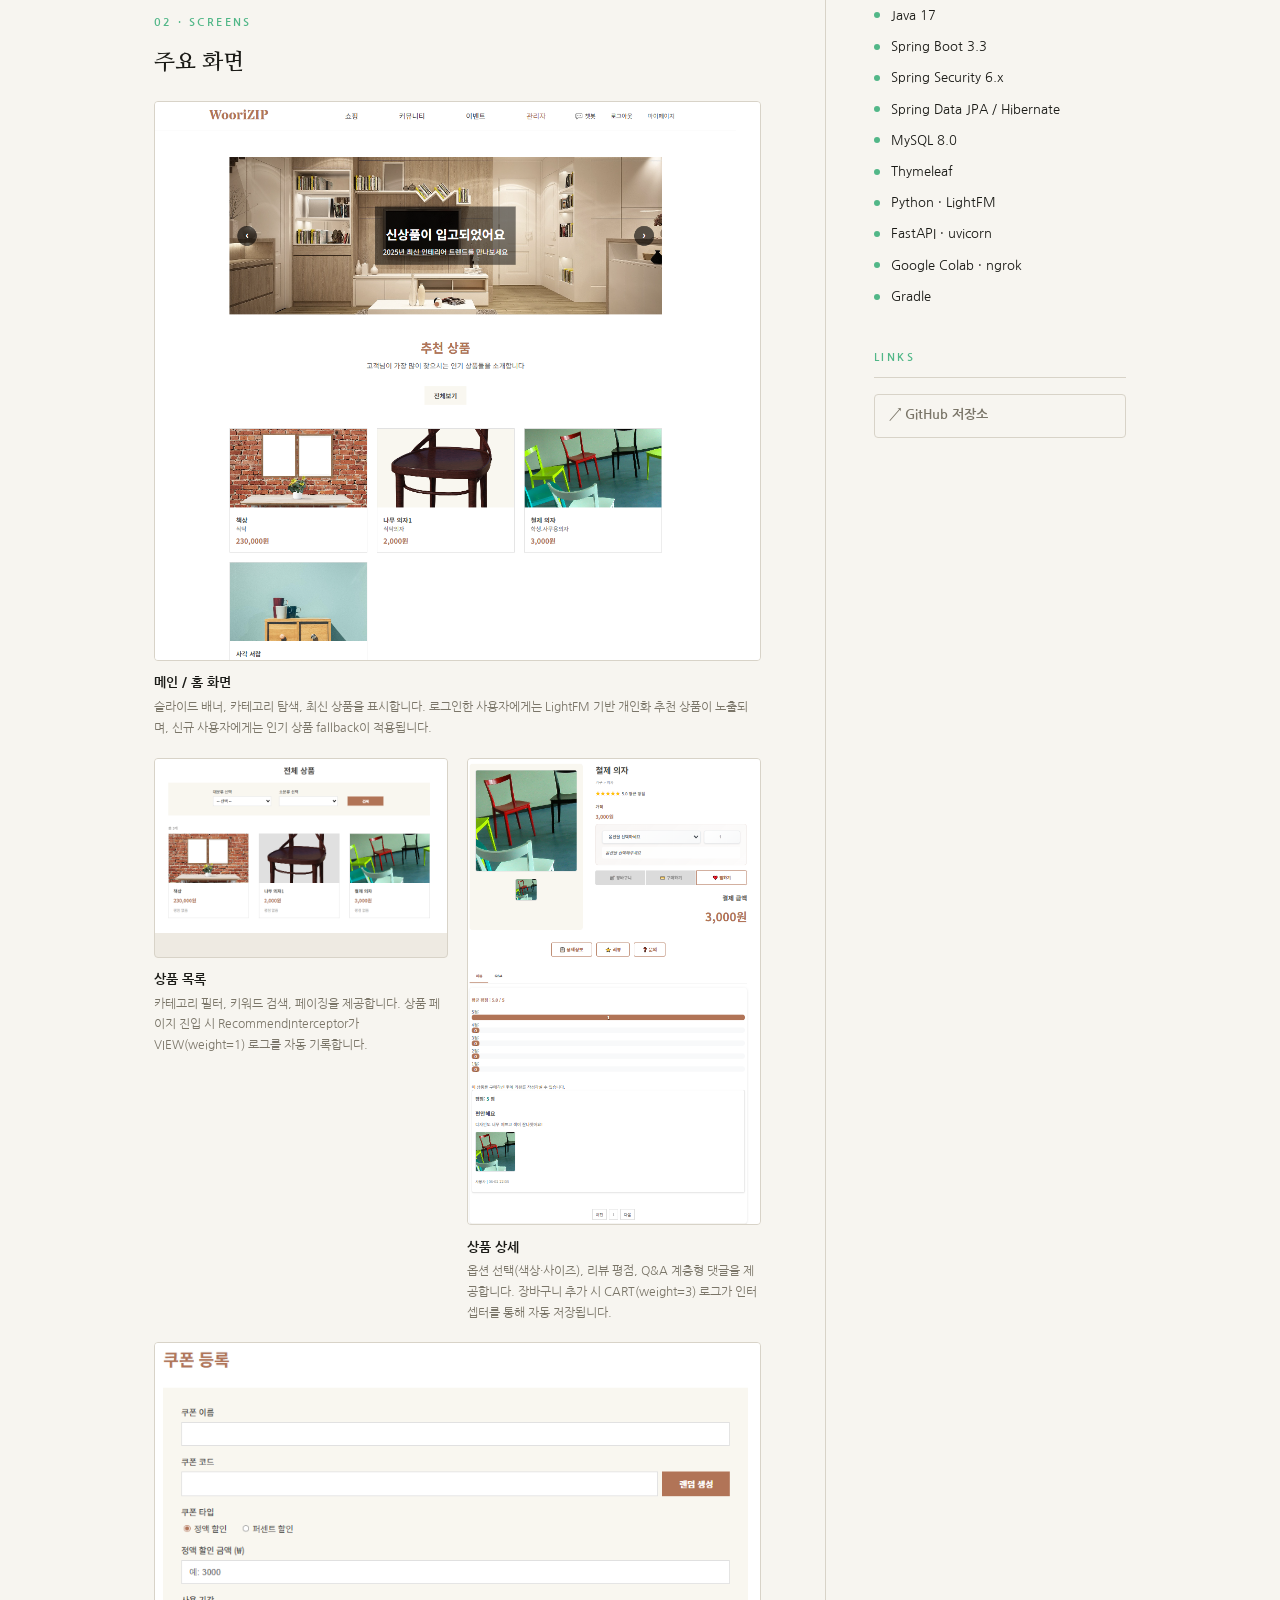
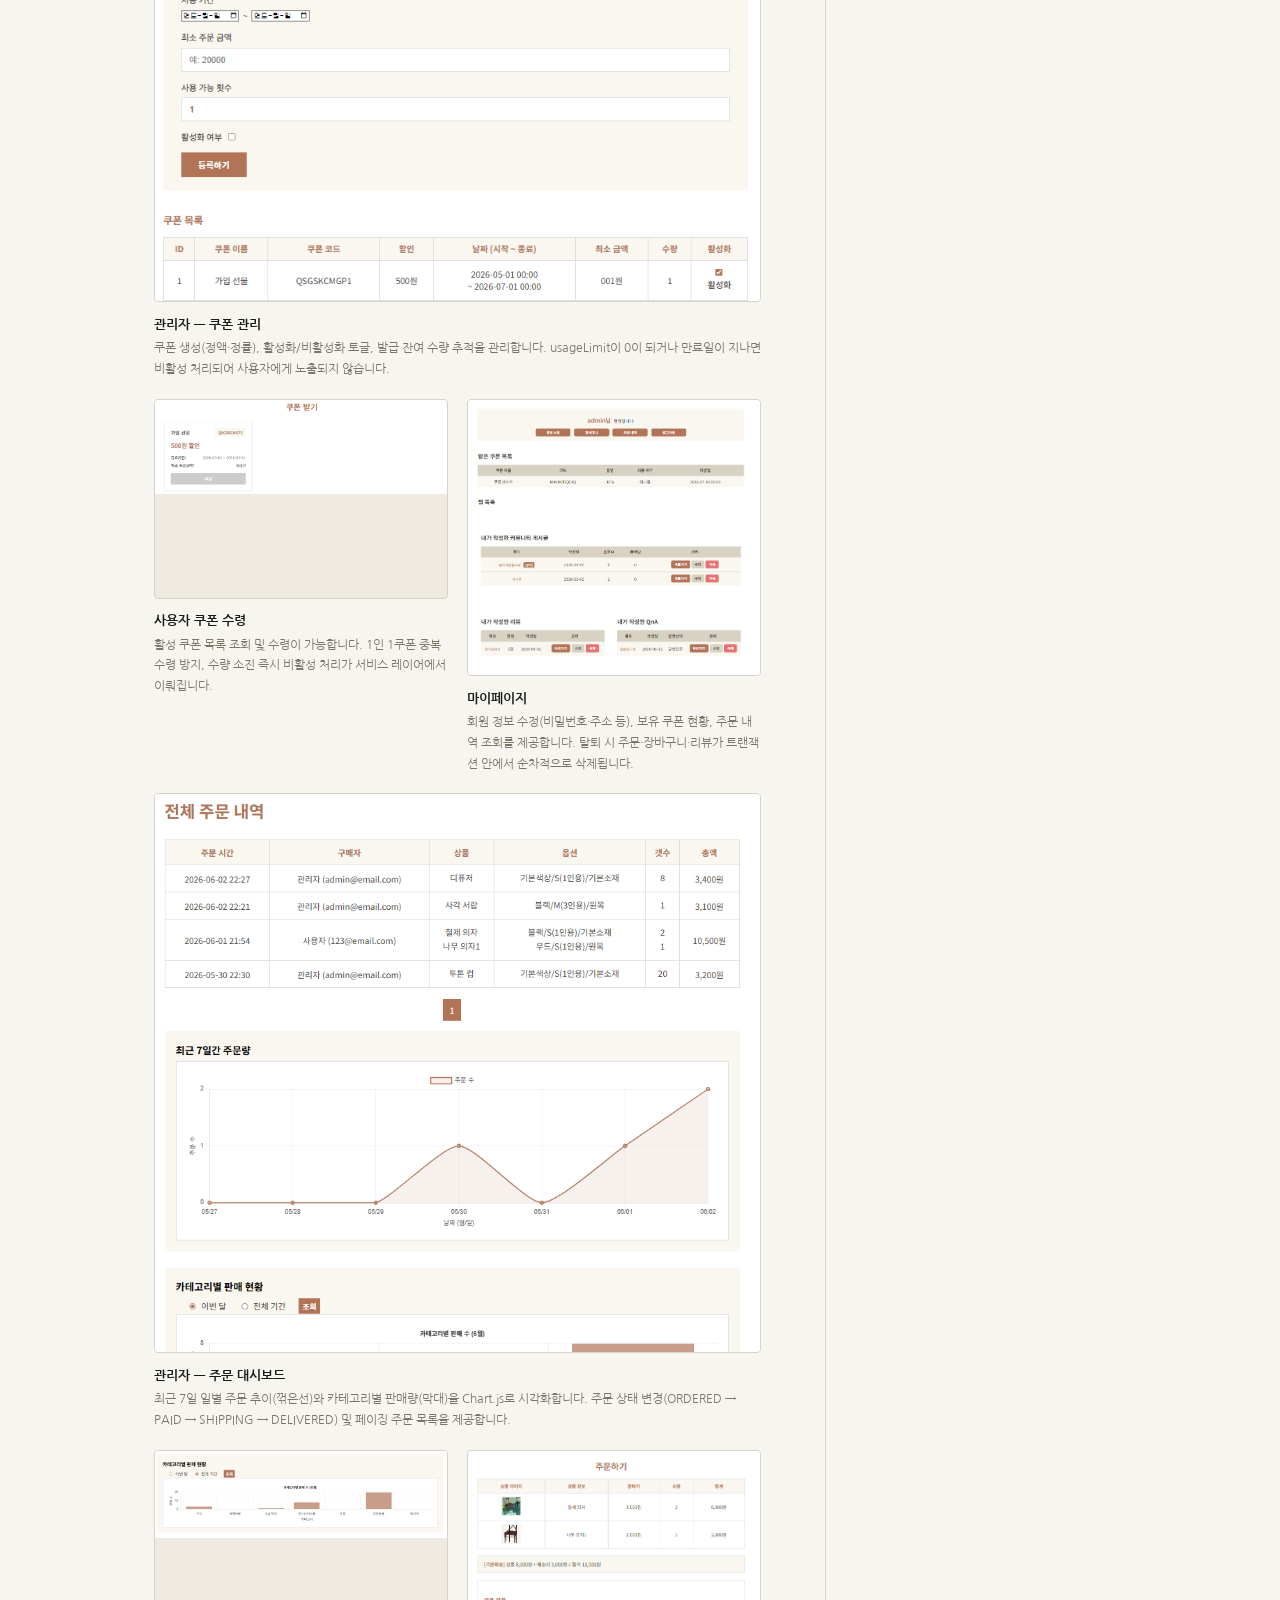
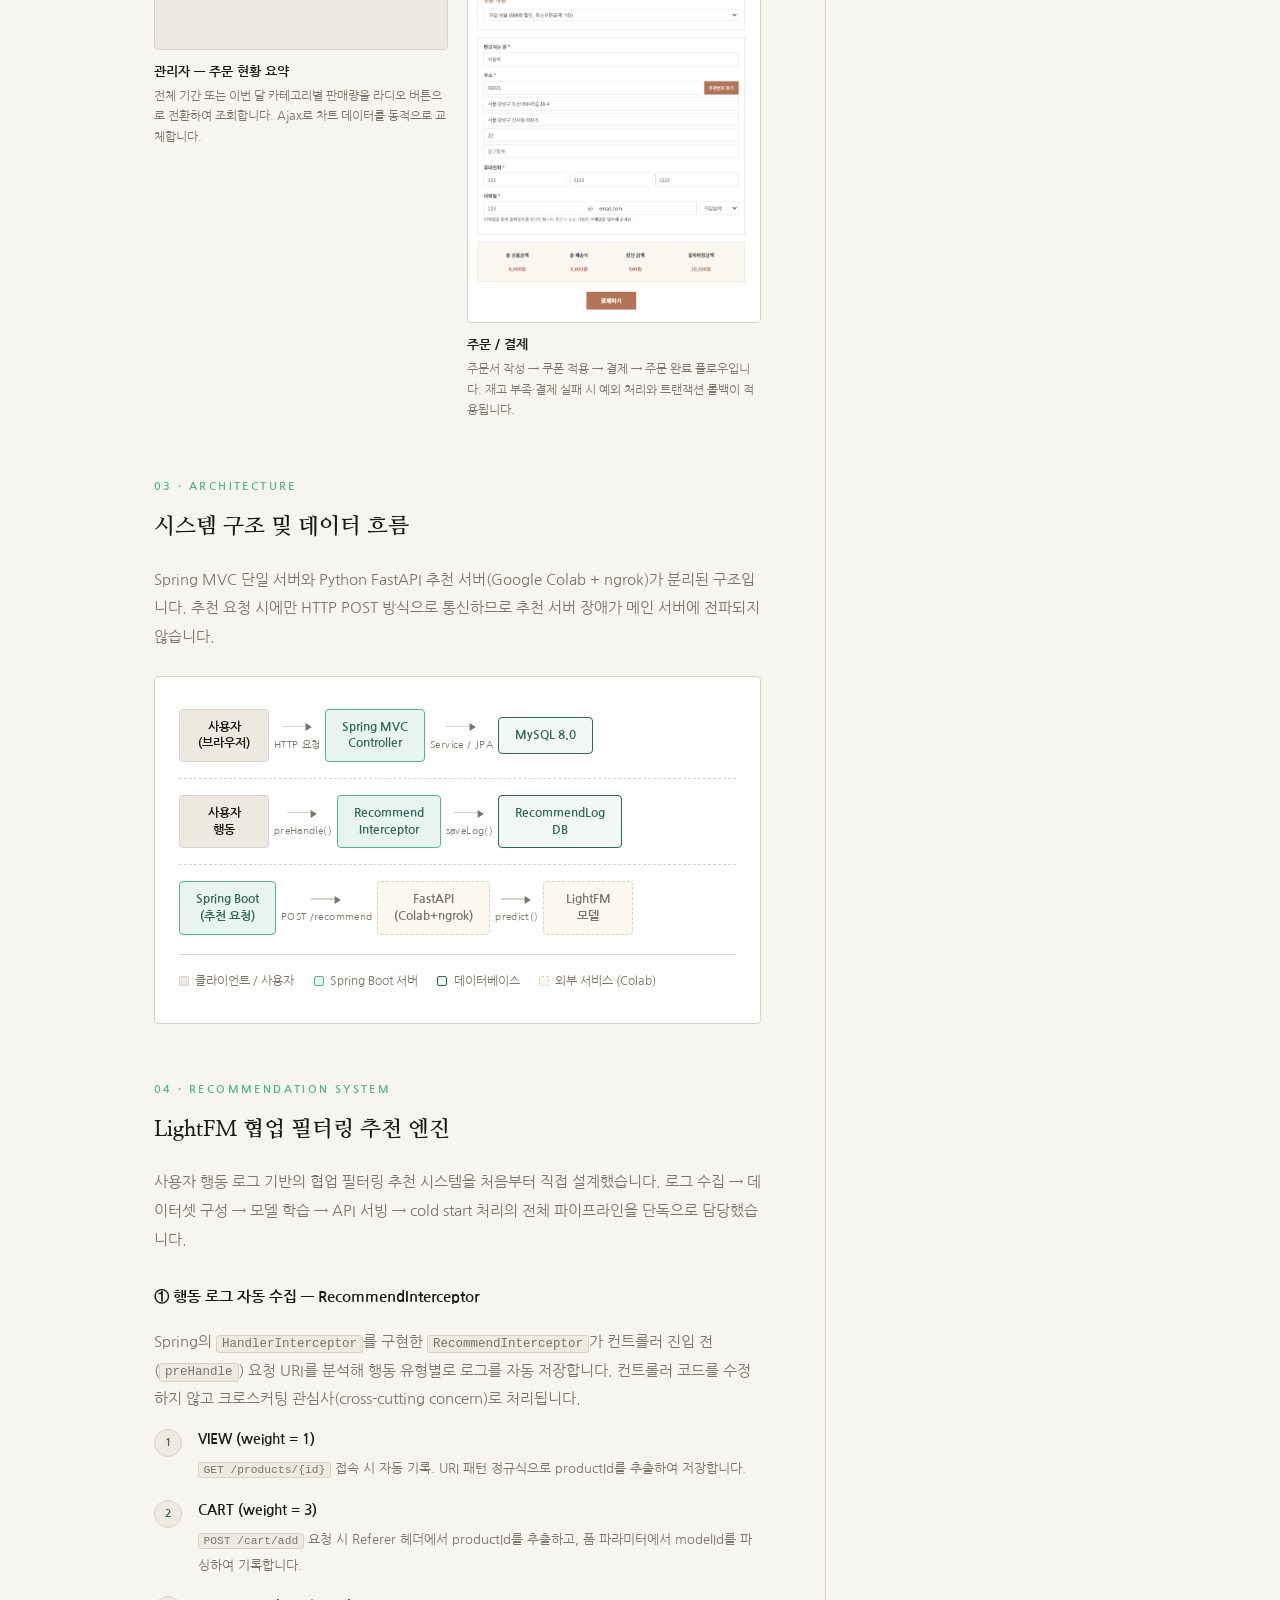
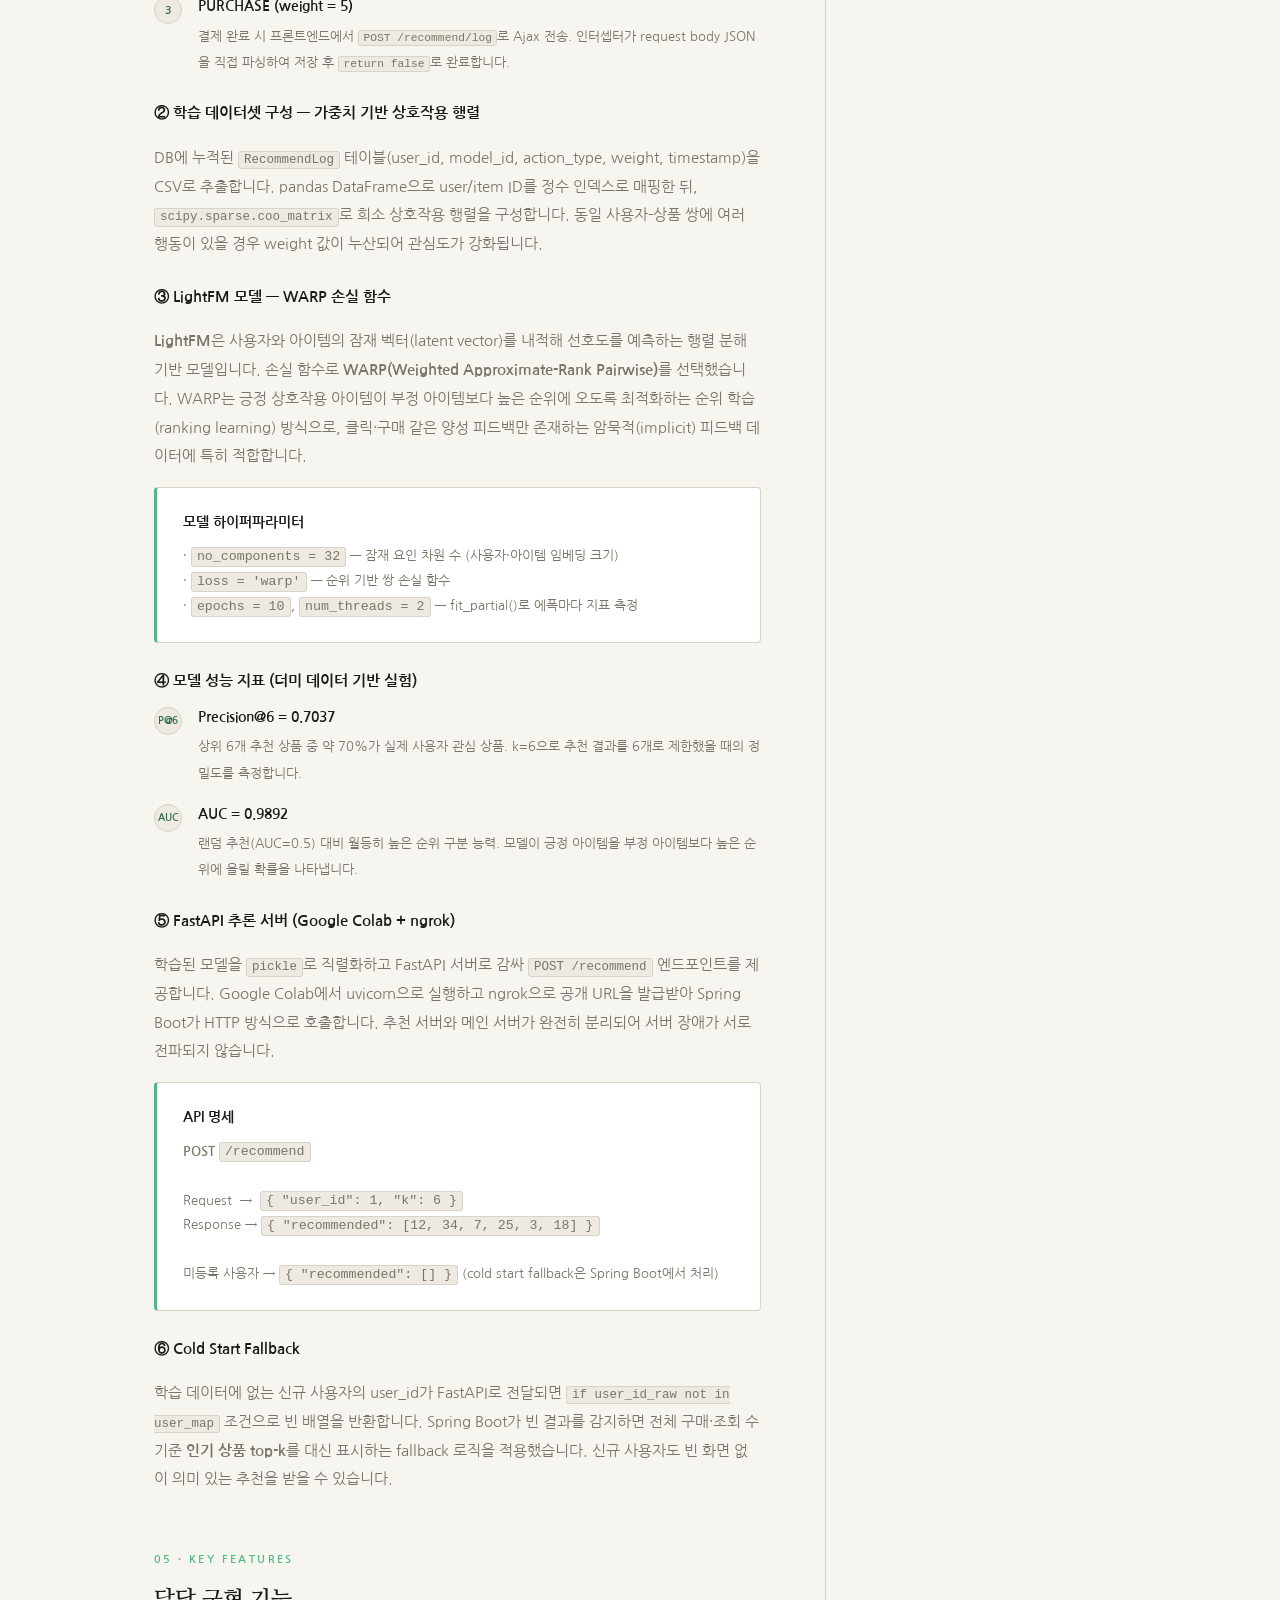
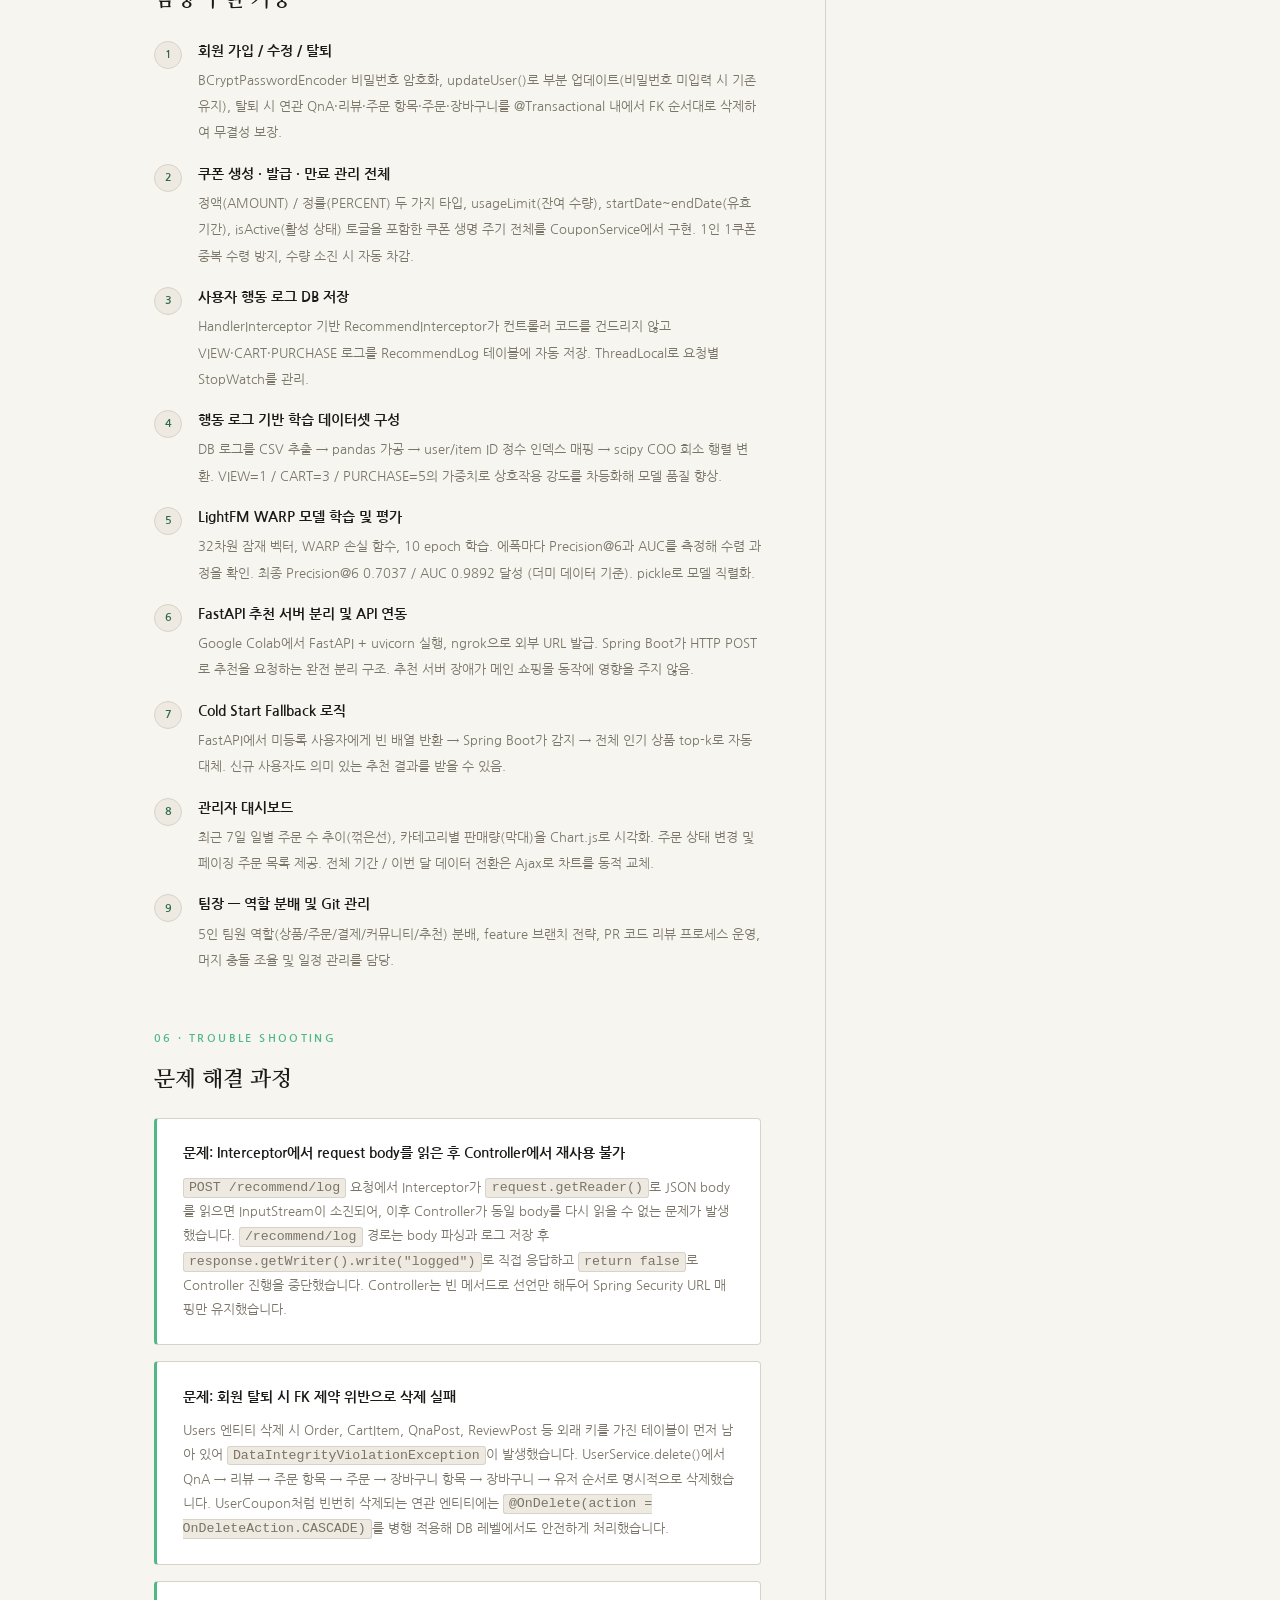
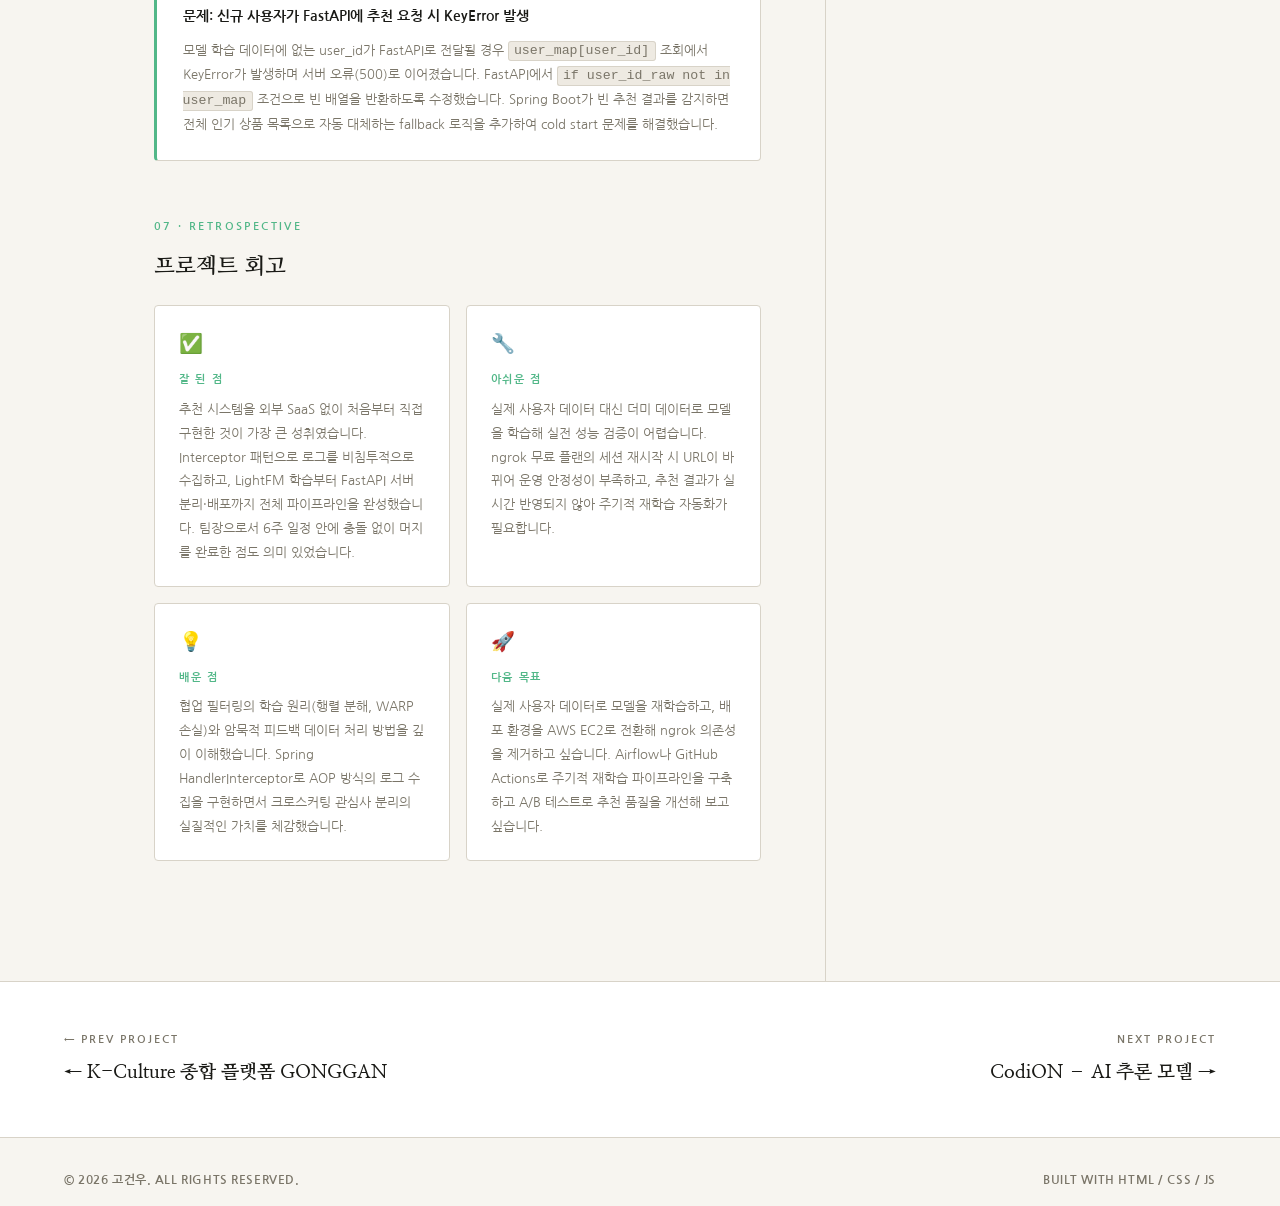
<file: projects/project4.html>
<!DOCTYPE html>
<html lang="ko">
<head>
  <meta charset="UTF-8" />
  <meta name="viewport" content="width=device-width, initial-scale=1.0" />
  <title>WooriZip | 고건우</title>
  <link rel="preconnect" href="https://fonts.googleapis.com" />
  <link rel="preconnect" href="https://fonts.gstatic.com" crossorigin />
  <link href="https://fonts.googleapis.com/css2?family=Nanum+Gothic:wght@400;700;800&family=Nanum+Myeongjo:wght@400;700&display=swap" rel="stylesheet" />
  <link rel="stylesheet" href="../style.css" />
  <link rel="stylesheet" href="project.css" />
</head>
<body>

  <!-- NAV -->
  <nav>
    <a href="../index.html" class="nav-logo">고건우</a>
    <a href="../index.html#projects" class="nav-back">목록으로</a>
  </nav>

  <!-- HERO -->
  <section class="detail-hero">
    <div class="hero-meta fadeup">
      <span class="hero-num">PROJECT 04</span>
      <span class="hero-divider"></span>
      <span class="hero-category">웹 풀스택 · AI 추천</span>
    </div>
    <h1 class="detail-title fadeup delay-1">
      인테리어 쇼핑 플랫폼<br><span>WooriZip</span>
    </h1>
    <p class="detail-summary fadeup delay-2">
      Spring Boot 기반 인테리어 제품 쇼핑몰. 회원·쿠폰 시스템부터 사용자 행동 로그 기반
      LightFM 협업 필터링 추천 엔진까지 직접 설계·구현한 팀 프로젝트입니다.
    </p>
    <div class="detail-tags fadeup delay-2">
      <span class="detail-tag">Java 17</span>
      <span class="detail-tag">Spring Boot 3.3</span>
      <span class="detail-tag">Spring Security</span>
      <span class="detail-tag">JPA / Hibernate</span>
      <span class="detail-tag">MySQL 8.0</span>
      <span class="detail-tag">LightFM</span>
      <span class="detail-tag">FastAPI</span>
      <span class="detail-tag">Thymeleaf</span>
    </div>
    <div class="detail-links fadeup delay-3">
      <a href="https://github.com/go-nu/WooriZIP" class="btn btn-primary" target="_blank">↗ GitHub 보기</a>
    </div>
  </section>

  <!-- 대표 썸네일 -->
  <div class="thumb-wrap">
    <img src="../assets/images/project4/우리집_메인.png" alt="WooriZip 메인 화면" />
  </div>

  <!-- BODY -->
  <div class="detail-body">

    <!-- 메인 콘텐츠 -->
    <main class="detail-main">

      <!-- 01 · 프로젝트 개요 -->
      <div class="content-section">
        <p class="content-label">01 · OVERVIEW</p>
        <h2 class="content-title">프로젝트 개요</h2>
        <p class="content-text">
          WooriZip은 인테리어 제품 쇼핑과 커뮤니티를 통합한 e-commerce 플랫폼입니다.
          단순한 CRUD 쇼핑몰에 그치지 않고, 사용자의 실제 행동(상품 조회·장바구니 추가·구매)을
          DB에 자동으로 누적하고 이를 LightFM 협업 필터링 모델의 학습 데이터로 활용하는
          개인화 추천 시스템을 직접 설계했습니다.
        </p>
        <p class="content-text">
          5인 팀 프로젝트에서 <strong>팀장</strong>을 맡아 기능별 역할 분배,
          Git 브랜치 전략(feature → develop → main), PR 리뷰 프로세스를 주도했습니다.
          개인 담당 파트는 <strong>회원 관리 로직 전체, 쿠폰 시스템 전체,
          사용자 행동 로그 수집 → 추천 학습 데이터셋 구성 → LightFM 모델 학습
          → FastAPI 추론 서버 구현 → cold start fallback, 그리고 관리자 대시보드</strong>입니다.
        </p>
      </div>

      <!-- 02 · 화면 스크린샷 -->
      <div class="content-section">
        <p class="content-label">02 · SCREENS</p>
        <h2 class="content-title">주요 화면</h2>
        <div class="gallery-grid">

          <div class="gallery-item full">
            <div class="gallery-img">
              <img src="../assets/images/project4/우리집_메인.png" alt="WooriZip 메인 화면" />
            </div>
            <div class="gallery-caption">
              <strong>메인 / 홈 화면</strong>
              슬라이드 배너, 카테고리 탐색, 최신 상품을 표시합니다.
              로그인한 사용자에게는 LightFM 기반 개인화 추천 상품이 노출되며,
              신규 사용자에게는 인기 상품 fallback이 적용됩니다.
            </div>
          </div>

          <div class="gallery-item">
            <div class="gallery-img">
              <img src="../assets/images/project4/우리집_상품목록.png" alt="상품 목록 페이지" />
            </div>
            <div class="gallery-caption">
              <strong>상품 목록</strong>
              카테고리 필터, 키워드 검색, 페이징을 제공합니다.
              상품 페이지 진입 시 RecommendInterceptor가 VIEW(weight=1) 로그를 자동 기록합니다.
            </div>
          </div>

          <div class="gallery-item">
            <div class="gallery-img">
              <img src="../assets/images/project4/우리집_상세.png" alt="상품 상세 페이지" />
            </div>
            <div class="gallery-caption">
              <strong>상품 상세</strong>
              옵션 선택(색상·사이즈), 리뷰 평점, Q&A 계층형 댓글을 제공합니다.
              장바구니 추가 시 CART(weight=3) 로그가 인터셉터를 통해 자동 저장됩니다.
            </div>
          </div>

          <div class="gallery-item full">
            <div class="gallery-img">
              <img src="../assets/images/project4/우리집_쿠폰관리.png" alt="관리자 쿠폰 관리" />
            </div>
            <div class="gallery-caption">
              <strong>관리자 — 쿠폰 관리</strong>
              쿠폰 생성(정액·정률), 활성화/비활성화 토글, 발급 잔여 수량 추적을 관리합니다.
              usageLimit이 0이 되거나 만료일이 지나면 비활성 처리되어 사용자에게 노출되지 않습니다.
            </div>
          </div>

          <div class="gallery-item">
            <div class="gallery-img">
              <img src="../assets/images/project4/우리집_쿠폰1.png" alt="사용자 쿠폰 수령" />
            </div>
            <div class="gallery-caption">
              <strong>사용자 쿠폰 수령</strong>
              활성 쿠폰 목록 조회 및 수령이 가능합니다.
              1인 1쿠폰 중복 수령 방지, 수량 소진 즉시 비활성 처리가 서비스 레이어에서 이뤄집니다.
            </div>
          </div>

          <div class="gallery-item">
            <div class="gallery-img">
              <img src="../assets/images/project4/우리집_마이페이지.png" alt="마이페이지" />
            </div>
            <div class="gallery-caption">
              <strong>마이페이지</strong>
              회원 정보 수정(비밀번호·주소 등), 보유 쿠폰 현황, 주문 내역 조회를 제공합니다.
              탈퇴 시 주문·장바구니·리뷰가 트랜잭션 안에서 순차적으로 삭제됩니다.
            </div>
          </div>

          <div class="gallery-item full">
            <div class="gallery-img">
              <img src="../assets/images/project4/우리집_주문내역.png" alt="관리자 주문 대시보드" />
            </div>
            <div class="gallery-caption">
              <strong>관리자 — 주문 대시보드</strong>
              최근 7일 일별 주문 추이(꺾은선)와 카테고리별 판매량(막대)을 Chart.js로 시각화합니다.
              주문 상태 변경(ORDERED → PAID → SHIPPING → DELIVERED) 및 페이징 주문 목록을 제공합니다.
            </div>
          </div>

          <div class="gallery-item">
            <div class="gallery-img">
              <img src="../assets/images/project4/우리집_주문내역2.png" alt="주문 현황 요약" />
            </div>
            <div class="gallery-caption">
              <strong>관리자 — 주문 현황 요약</strong>
              전체 기간 또는 이번 달 카테고리별 판매량을 라디오 버튼으로 전환하여 조회합니다.
              Ajax로 차트 데이터를 동적으로 교체합니다.
            </div>
          </div>

          <div class="gallery-item">
            <div class="gallery-img">
              <img src="../assets/images/project4/우리집_주문.png" alt="주문 페이지" />
            </div>
            <div class="gallery-caption">
              <strong>주문 / 결제</strong>
              주문서 작성 → 쿠폰 적용 → 결제 → 주문 완료 플로우입니다.
              재고 부족·결제 실패 시 예외 처리와 트랜잭션 롤백이 적용됩니다.
            </div>
          </div>

        </div>
      </div>

      <!-- 03 · 아키텍처 -->
      <div class="content-section">
        <p class="content-label">03 · ARCHITECTURE</p>
        <h2 class="content-title">시스템 구조 및 데이터 흐름</h2>
        <p class="content-text" style="margin-bottom: 1.5rem;">
          Spring MVC 단일 서버와 Python FastAPI 추천 서버(Google Colab + ngrok)가 분리된 구조입니다.
          추천 요청 시에만 HTTP POST 방식으로 통신하므로 추천 서버 장애가 메인 서버에 전파되지 않습니다.
        </p>

        <div class="flow-wrap">
          <!-- Row 1: 일반 웹 요청 흐름 -->
          <div class="flow-row">
            <div class="flow-node client">사용자<br>(브라우저)</div>
            <div class="flow-arrow">
              <div style="display:flex; align-items:center;">
                <div class="flow-arrow-line"></div>
                <div class="flow-arrow-head">▶</div>
              </div>
              <div class="flow-arrow-label">HTTP 요청</div>
            </div>
            <div class="flow-node server">Spring MVC<br>Controller</div>
            <div class="flow-arrow">
              <div style="display:flex; align-items:center;">
                <div class="flow-arrow-line"></div>
                <div class="flow-arrow-head">▶</div>
              </div>
              <div class="flow-arrow-label">Service / JPA</div>
            </div>
            <div class="flow-node db">MySQL 8.0</div>
          </div>

          <hr class="flow-divider">

          <!-- Row 2: 행동 로그 수집 -->
          <div class="flow-row">
            <div class="flow-node client">사용자<br>행동</div>
            <div class="flow-arrow">
              <div style="display:flex; align-items:center;">
                <div class="flow-arrow-line"></div>
                <div class="flow-arrow-head">▶</div>
              </div>
              <div class="flow-arrow-label">preHandle()</div>
            </div>
            <div class="flow-node server">Recommend<br>Interceptor</div>
            <div class="flow-arrow">
              <div style="display:flex; align-items:center;">
                <div class="flow-arrow-line"></div>
                <div class="flow-arrow-head">▶</div>
              </div>
              <div class="flow-arrow-label">saveLog()</div>
            </div>
            <div class="flow-node db">RecommendLog<br>DB</div>
          </div>

          <hr class="flow-divider">

          <!-- Row 3: 추천 API 흐름 -->
          <div class="flow-row">
            <div class="flow-node server">Spring Boot<br>(추천 요청)</div>
            <div class="flow-arrow">
              <div style="display:flex; align-items:center;">
                <div class="flow-arrow-line"></div>
                <div class="flow-arrow-head">▶</div>
              </div>
              <div class="flow-arrow-label">POST /recommend</div>
            </div>
            <div class="flow-node ext">FastAPI<br>(Colab+ngrok)</div>
            <div class="flow-arrow">
              <div style="display:flex; align-items:center;">
                <div class="flow-arrow-line"></div>
                <div class="flow-arrow-head">▶</div>
              </div>
              <div class="flow-arrow-label">predict()</div>
            </div>
            <div class="flow-node ext">LightFM<br>모델</div>
          </div>

          <div class="flow-legend">
            <div class="legend-item">
              <div class="legend-dot" style="background: var(--surface); border: 1.5px solid var(--border);"></div>
              클라이언트 / 사용자
            </div>
            <div class="legend-item">
              <div class="legend-dot" style="background: #e8f4ee; border: 1.5px solid var(--accent2);"></div>
              Spring Boot 서버
            </div>
            <div class="legend-item">
              <div class="legend-dot" style="background: #f0f7f4; border: 1.5px solid var(--accent);"></div>
              데이터베이스
            </div>
            <div class="legend-item">
              <div class="legend-dot" style="background: #fdf8f0; border: 1.5px dashed var(--border);"></div>
              외부 서비스 (Colab)
            </div>
          </div>
        </div>
      </div>

      <!-- 04 · 추천 시스템 상세 -->
      <div class="content-section">
        <p class="content-label">04 · RECOMMENDATION SYSTEM</p>
        <h2 class="content-title">LightFM 협업 필터링 추천 엔진</h2>
        <p class="content-text">
          사용자 행동 로그 기반의 협업 필터링 추천 시스템을 처음부터 직접 설계했습니다.
          로그 수집 → 데이터셋 구성 → 모델 학습 → API 서빙 → cold start 처리의
          전체 파이프라인을 단독으로 담당했습니다.
        </p>

        <!-- 행동 로그 수집 -->
        <p class="content-text" style="margin-top: 1.8rem; font-weight: 700; color: var(--text);">
          ① 행동 로그 자동 수집 — RecommendInterceptor
        </p>
        <p class="content-text">
          Spring의 <code style="background: var(--surface); padding: 0.1em 0.4em; border-radius: 3px; font-size: 0.85em; border: 1px solid var(--border);">HandlerInterceptor</code>를
          구현한 <code style="background: var(--surface); padding: 0.1em 0.4em; border-radius: 3px; font-size: 0.85em; border: 1px solid var(--border);">RecommendInterceptor</code>가
          컨트롤러 진입 전(<code style="background: var(--surface); padding: 0.1em 0.4em; border-radius: 3px; font-size: 0.85em; border: 1px solid var(--border);">preHandle</code>)
          요청 URI를 분석해 행동 유형별로 로그를 자동 저장합니다.
          컨트롤러 코드를 수정하지 않고 크로스커팅 관심사(cross-cutting concern)로 처리됩니다.
        </p>
        <div class="feature-list" style="margin-top: 0.8rem; margin-bottom: 1.5rem;">
          <div class="feature-item">
            <div class="feature-num">1</div>
            <div class="feature-text">
              <strong>VIEW (weight = 1)</strong>
              <span>
                <code style="background: var(--surface); padding: 0.1em 0.4em; border-radius: 3px; font-size: 0.85em; border: 1px solid var(--border);">GET /products/{id}</code>
                접속 시 자동 기록. URI 패턴 정규식으로 productId를 추출하여 저장합니다.
              </span>
            </div>
          </div>
          <div class="feature-item">
            <div class="feature-num">2</div>
            <div class="feature-text">
              <strong>CART (weight = 3)</strong>
              <span>
                <code style="background: var(--surface); padding: 0.1em 0.4em; border-radius: 3px; font-size: 0.85em; border: 1px solid var(--border);">POST /cart/add</code>
                요청 시 Referer 헤더에서 productId를 추출하고, 폼 파라미터에서 modelId를 파싱하여 기록합니다.
              </span>
            </div>
          </div>
          <div class="feature-item">
            <div class="feature-num">3</div>
            <div class="feature-text">
              <strong>PURCHASE (weight = 5)</strong>
              <span>
                결제 완료 시 프론트엔드에서
                <code style="background: var(--surface); padding: 0.1em 0.4em; border-radius: 3px; font-size: 0.85em; border: 1px solid var(--border);">POST /recommend/log</code>로
                Ajax 전송. 인터셉터가 request body JSON을 직접 파싱하여 저장 후 <code style="background: var(--surface); padding: 0.1em 0.4em; border-radius: 3px; font-size: 0.85em; border: 1px solid var(--border);">return false</code>로 완료합니다.
              </span>
            </div>
          </div>
        </div>

        <!-- 데이터셋 구성 -->
        <p class="content-text" style="margin-top: 0.5rem; font-weight: 700; color: var(--text);">
          ② 학습 데이터셋 구성 — 가중치 기반 상호작용 행렬
        </p>
        <p class="content-text">
          DB에 누적된 <code style="background: var(--surface); padding: 0.1em 0.4em; border-radius: 3px; font-size: 0.85em; border: 1px solid var(--border);">RecommendLog</code>
          테이블(user_id, model_id, action_type, weight, timestamp)을 CSV로 추출합니다.
          pandas DataFrame으로 user/item ID를 정수 인덱스로 매핑한 뒤,
          <code style="background: var(--surface); padding: 0.1em 0.4em; border-radius: 3px; font-size: 0.85em; border: 1px solid var(--border);">scipy.sparse.coo_matrix</code>로
          희소 상호작용 행렬을 구성합니다.
          동일 사용자-상품 쌍에 여러 행동이 있을 경우 weight 값이 누산되어 관심도가 강화됩니다.
        </p>

        <!-- LightFM 모델 -->
        <p class="content-text" style="margin-top: 1.5rem; font-weight: 700; color: var(--text);">
          ③ LightFM 모델 — WARP 손실 함수
        </p>
        <p class="content-text">
          <strong>LightFM</strong>은 사용자와 아이템의 잠재 벡터(latent vector)를 내적해 선호도를 예측하는
          행렬 분해 기반 모델입니다. 손실 함수로 <strong>WARP(Weighted Approximate-Rank Pairwise)</strong>를
          선택했습니다. WARP는 긍정 상호작용 아이템이 부정 아이템보다 높은 순위에 오도록 최적화하는
          순위 학습(ranking learning) 방식으로, 클릭·구매 같은 양성 피드백만 존재하는
          암묵적(implicit) 피드백 데이터에 특히 적합합니다.
        </p>
        <div class="trouble-card" style="margin-top: 1rem; margin-bottom: 1.5rem;">
          <p class="trouble-q">모델 하이퍼파라미터</p>
          <p class="trouble-a">
            · <code style="background: var(--surface); padding: 0.1em 0.4em; border-radius: 3px; border: 1px solid var(--border);">no_components = 32</code> — 잠재 요인 차원 수 (사용자·아이템 임베딩 크기)<br>
            · <code style="background: var(--surface); padding: 0.1em 0.4em; border-radius: 3px; border: 1px solid var(--border);">loss = 'warp'</code> — 순위 기반 쌍 손실 함수<br>
            · <code style="background: var(--surface); padding: 0.1em 0.4em; border-radius: 3px; border: 1px solid var(--border);">epochs = 10</code>,
            <code style="background: var(--surface); padding: 0.1em 0.4em; border-radius: 3px; border: 1px solid var(--border);">num_threads = 2</code> — fit_partial()로 에폭마다 지표 측정
          </p>
        </div>

        <!-- 성능 지표 -->
        <p class="content-text" style="margin-top: 0.5rem; font-weight: 700; color: var(--text);">
          ④ 모델 성능 지표 (더미 데이터 기반 실험)
        </p>
        <div class="feature-list" style="margin-top: 0.6rem; margin-bottom: 1.5rem;">
          <div class="feature-item">
            <div class="feature-num" style="font-size: 0.62rem; letter-spacing: -0.02em;">P@6</div>
            <div class="feature-text">
              <strong>Precision@6 = 0.7037</strong>
              <span>
                상위 6개 추천 상품 중 약 70%가 실제 사용자 관심 상품.
                k=6으로 추천 결과를 6개로 제한했을 때의 정밀도를 측정합니다.
              </span>
            </div>
          </div>
          <div class="feature-item">
            <div class="feature-num" style="font-size: 0.62rem;">AUC</div>
            <div class="feature-text">
              <strong>AUC = 0.9892</strong>
              <span>
                랜덤 추천(AUC=0.5) 대비 월등히 높은 순위 구분 능력.
                모델이 긍정 아이템을 부정 아이템보다 높은 순위에 올릴 확률을 나타냅니다.
              </span>
            </div>
          </div>
        </div>

        <!-- FastAPI 서버 -->
        <p class="content-text" style="margin-top: 0.5rem; font-weight: 700; color: var(--text);">
          ⑤ FastAPI 추론 서버 (Google Colab + ngrok)
        </p>
        <p class="content-text">
          학습된 모델을 <code style="background: var(--surface); padding: 0.1em 0.4em; border-radius: 3px; font-size: 0.85em; border: 1px solid var(--border);">pickle</code>로
          직렬화하고 FastAPI 서버로 감싸
          <code style="background: var(--surface); padding: 0.1em 0.4em; border-radius: 3px; font-size: 0.85em; border: 1px solid var(--border);">POST /recommend</code>
          엔드포인트를 제공합니다. Google Colab에서 uvicorn으로 실행하고 ngrok으로 공개 URL을 발급받아
          Spring Boot가 HTTP 방식으로 호출합니다. 추천 서버와 메인 서버가 완전히 분리되어
          서버 장애가 서로 전파되지 않습니다.
        </p>
        <div class="trouble-card" style="margin-top: 1rem; margin-bottom: 1.5rem;">
          <p class="trouble-q">API 명세</p>
          <p class="trouble-a">
            <strong>POST</strong>
            <code style="background: var(--surface); padding: 0.1em 0.4em; border-radius: 3px; border: 1px solid var(--border);">/recommend</code><br><br>
            Request &nbsp;→&nbsp;
            <code style="background: var(--surface); padding: 0.1em 0.4em; border-radius: 3px; border: 1px solid var(--border);">{ "user_id": 1, "k": 6 }</code><br>
            Response →
            <code style="background: var(--surface); padding: 0.1em 0.4em; border-radius: 3px; border: 1px solid var(--border);">{ "recommended": [12, 34, 7, 25, 3, 18] }</code><br><br>
            미등록 사용자 →
            <code style="background: var(--surface); padding: 0.1em 0.4em; border-radius: 3px; border: 1px solid var(--border);">{ "recommended": [] }</code>
            (cold start fallback은 Spring Boot에서 처리)
          </p>
        </div>

        <!-- Cold Start -->
        <p class="content-text" style="margin-top: 0.5rem; font-weight: 700; color: var(--text);">
          ⑥ Cold Start Fallback
        </p>
        <p class="content-text">
          학습 데이터에 없는 신규 사용자의 user_id가 FastAPI로 전달되면
          <code style="background: var(--surface); padding: 0.1em 0.4em; border-radius: 3px; font-size: 0.85em; border: 1px solid var(--border);">if user_id_raw not in user_map</code>
          조건으로 빈 배열을 반환합니다.
          Spring Boot가 빈 결과를 감지하면 전체 구매·조회 수 기준 <strong>인기 상품 top-k</strong>를
          대신 표시하는 fallback 로직을 적용했습니다.
          신규 사용자도 빈 화면 없이 의미 있는 추천을 받을 수 있습니다.
        </p>
      </div>

      <!-- 05 · 담당 기능 -->
      <div class="content-section">
        <p class="content-label">05 · KEY FEATURES</p>
        <h2 class="content-title">담당 구현 기능</h2>
        <div class="feature-list">
          <div class="feature-item">
            <div class="feature-num">1</div>
            <div class="feature-text">
              <strong>회원 가입 / 수정 / 탈퇴</strong>
              <span>BCryptPasswordEncoder 비밀번호 암호화, updateUser()로 부분 업데이트(비밀번호 미입력 시 기존 유지),
              탈퇴 시 연관 QnA·리뷰·주문 항목·주문·장바구니를 @Transactional 내에서 FK 순서대로 삭제하여 무결성 보장.</span>
            </div>
          </div>
          <div class="feature-item">
            <div class="feature-num">2</div>
            <div class="feature-text">
              <strong>쿠폰 생성 · 발급 · 만료 관리 전체</strong>
              <span>정액(AMOUNT) / 정률(PERCENT) 두 가지 타입, usageLimit(잔여 수량), startDate~endDate(유효 기간),
              isActive(활성 상태) 토글을 포함한 쿠폰 생명 주기 전체를 CouponService에서 구현.
              1인 1쿠폰 중복 수령 방지, 수량 소진 시 자동 차감.</span>
            </div>
          </div>
          <div class="feature-item">
            <div class="feature-num">3</div>
            <div class="feature-text">
              <strong>사용자 행동 로그 DB 저장</strong>
              <span>HandlerInterceptor 기반 RecommendInterceptor가 컨트롤러 코드를 건드리지 않고
              VIEW·CART·PURCHASE 로그를 RecommendLog 테이블에 자동 저장. ThreadLocal로 요청별 StopWatch를 관리.</span>
            </div>
          </div>
          <div class="feature-item">
            <div class="feature-num">4</div>
            <div class="feature-text">
              <strong>행동 로그 기반 학습 데이터셋 구성</strong>
              <span>DB 로그를 CSV 추출 → pandas 가공 → user/item ID 정수 인덱스 매핑 → scipy COO 희소 행렬 변환.
              VIEW=1 / CART=3 / PURCHASE=5의 가중치로 상호작용 강도를 차등화해 모델 품질 향상.</span>
            </div>
          </div>
          <div class="feature-item">
            <div class="feature-num">5</div>
            <div class="feature-text">
              <strong>LightFM WARP 모델 학습 및 평가</strong>
              <span>32차원 잠재 벡터, WARP 손실 함수, 10 epoch 학습.
              에폭마다 Precision@6과 AUC를 측정해 수렴 과정을 확인.
              최종 Precision@6 0.7037 / AUC 0.9892 달성 (더미 데이터 기준). pickle로 모델 직렬화.</span>
            </div>
          </div>
          <div class="feature-item">
            <div class="feature-num">6</div>
            <div class="feature-text">
              <strong>FastAPI 추천 서버 분리 및 API 연동</strong>
              <span>Google Colab에서 FastAPI + uvicorn 실행, ngrok으로 외부 URL 발급.
              Spring Boot가 HTTP POST로 추천을 요청하는 완전 분리 구조.
              추천 서버 장애가 메인 쇼핑몰 동작에 영향을 주지 않음.</span>
            </div>
          </div>
          <div class="feature-item">
            <div class="feature-num">7</div>
            <div class="feature-text">
              <strong>Cold Start Fallback 로직</strong>
              <span>FastAPI에서 미등록 사용자에게 빈 배열 반환 → Spring Boot가 감지 →
              전체 인기 상품 top-k로 자동 대체. 신규 사용자도 의미 있는 추천 결과를 받을 수 있음.</span>
            </div>
          </div>
          <div class="feature-item">
            <div class="feature-num">8</div>
            <div class="feature-text">
              <strong>관리자 대시보드</strong>
              <span>최근 7일 일별 주문 수 추이(꺾은선), 카테고리별 판매량(막대)을 Chart.js로 시각화.
              주문 상태 변경 및 페이징 주문 목록 제공.
              전체 기간 / 이번 달 데이터 전환은 Ajax로 차트를 동적 교체.</span>
            </div>
          </div>
          <div class="feature-item">
            <div class="feature-num">9</div>
            <div class="feature-text">
              <strong>팀장 — 역할 분배 및 Git 관리</strong>
              <span>5인 팀원 역할(상품/주문/결제/커뮤니티/추천) 분배, feature 브랜치 전략,
              PR 코드 리뷰 프로세스 운영, 머지 충돌 조율 및 일정 관리를 담당.</span>
            </div>
          </div>
        </div>
      </div>

      <!-- 06 · 트러블슈팅 -->
      <div class="content-section">
        <p class="content-label">06 · TROUBLE SHOOTING</p>
        <h2 class="content-title">문제 해결 과정</h2>

        <div class="trouble-card">
          <p class="trouble-q">문제: Interceptor에서 request body를 읽은 후 Controller에서 재사용 불가</p>
          <p class="trouble-a">
            <code style="background: var(--surface); padding: 0.1em 0.4em; border-radius: 3px; border: 1px solid var(--border);">POST /recommend/log</code>
            요청에서 Interceptor가
            <code style="background: var(--surface); padding: 0.1em 0.4em; border-radius: 3px; border: 1px solid var(--border);">request.getReader()</code>로
            JSON body를 읽으면 InputStream이 소진되어, 이후 Controller가 동일 body를 다시 읽을 수 없는 문제가 발생했습니다.
            <code style="background: var(--surface); padding: 0.1em 0.4em; border-radius: 3px; border: 1px solid var(--border);">/recommend/log</code>
            경로는 body 파싱과 로그 저장 후
            <code style="background: var(--surface); padding: 0.1em 0.4em; border-radius: 3px; border: 1px solid var(--border);">response.getWriter().write("logged")</code>로
            직접 응답하고 <code style="background: var(--surface); padding: 0.1em 0.4em; border-radius: 3px; border: 1px solid var(--border);">return false</code>로
            Controller 진행을 중단했습니다.
            Controller는 빈 메서드로 선언만 해두어 Spring Security URL 매핑만 유지했습니다.
          </p>
        </div>

        <div class="trouble-card">
          <p class="trouble-q">문제: 회원 탈퇴 시 FK 제약 위반으로 삭제 실패</p>
          <p class="trouble-a">
            Users 엔티티 삭제 시 Order, CartItem, QnaPost, ReviewPost 등 외래 키를 가진 테이블이
            먼저 남아 있어
            <code style="background: var(--surface); padding: 0.1em 0.4em; border-radius: 3px; border: 1px solid var(--border);">DataIntegrityViolationException</code>이
            발생했습니다.
            UserService.delete()에서 QnA → 리뷰 → 주문 항목 → 주문 → 장바구니 항목 → 장바구니 → 유저
            순서로 명시적으로 삭제했습니다. UserCoupon처럼 빈번히 삭제되는 연관 엔티티에는
            <code style="background: var(--surface); padding: 0.1em 0.4em; border-radius: 3px; border: 1px solid var(--border);">@OnDelete(action = OnDeleteAction.CASCADE)</code>를
            병행 적용해 DB 레벨에서도 안전하게 처리했습니다.
          </p>
        </div>

        <div class="trouble-card">
          <p class="trouble-q">문제: 신규 사용자가 FastAPI에 추천 요청 시 KeyError 발생</p>
          <p class="trouble-a">
            모델 학습 데이터에 없는 user_id가 FastAPI로 전달될 경우
            <code style="background: var(--surface); padding: 0.1em 0.4em; border-radius: 3px; border: 1px solid var(--border);">user_map[user_id]</code>
            조회에서 KeyError가 발생하며 서버 오류(500)로 이어졌습니다.
            FastAPI에서
            <code style="background: var(--surface); padding: 0.1em 0.4em; border-radius: 3px; border: 1px solid var(--border);">if user_id_raw not in user_map</code>
            조건으로 빈 배열을 반환하도록 수정했습니다.
            Spring Boot가 빈 추천 결과를 감지하면 전체 인기 상품 목록으로 자동 대체하는
            fallback 로직을 추가하여 cold start 문제를 해결했습니다.
          </p>
        </div>
      </div>

      <!-- 07 · 회고 -->
      <div class="content-section">
        <p class="content-label">07 · RETROSPECTIVE</p>
        <h2 class="content-title">프로젝트 회고</h2>
        <div class="retro-grid">
          <div class="retro-card">
            <div class="retro-icon">✅</div>
            <div class="retro-label">잘 된 점</div>
            <p class="retro-text">
              추천 시스템을 외부 SaaS 없이 처음부터 직접 구현한 것이 가장 큰 성취였습니다.
              Interceptor 패턴으로 로그를 비침투적으로 수집하고,
              LightFM 학습부터 FastAPI 서버 분리·배포까지 전체 파이프라인을 완성했습니다.
              팀장으로서 6주 일정 안에 충돌 없이 머지를 완료한 점도 의미 있었습니다.
            </p>
          </div>
          <div class="retro-card">
            <div class="retro-icon">🔧</div>
            <div class="retro-label">아쉬운 점</div>
            <p class="retro-text">
              실제 사용자 데이터 대신 더미 데이터로 모델을 학습해 실전 성능 검증이 어렵습니다.
              ngrok 무료 플랜의 세션 재시작 시 URL이 바뀌어 운영 안정성이 부족하고,
              추천 결과가 실시간 반영되지 않아 주기적 재학습 자동화가 필요합니다.
            </p>
          </div>
          <div class="retro-card">
            <div class="retro-icon">💡</div>
            <div class="retro-label">배운 점</div>
            <p class="retro-text">
              협업 필터링의 학습 원리(행렬 분해, WARP 손실)와
              암묵적 피드백 데이터 처리 방법을 깊이 이해했습니다.
              Spring HandlerInterceptor로 AOP 방식의 로그 수집을 구현하면서
              크로스커팅 관심사 분리의 실질적인 가치를 체감했습니다.
            </p>
          </div>
          <div class="retro-card">
            <div class="retro-icon">🚀</div>
            <div class="retro-label">다음 목표</div>
            <p class="retro-text">
              실제 사용자 데이터로 모델을 재학습하고,
              배포 환경을 AWS EC2로 전환해 ngrok 의존성을 제거하고 싶습니다.
              Airflow나 GitHub Actions로 주기적 재학습 파이프라인을 구축하고
              A/B 테스트로 추천 품질을 개선해 보고 싶습니다.
            </p>
          </div>
        </div>
      </div>

    </main>

    <!-- 사이드바 -->
    <aside class="detail-sidebar">

      <div class="sidebar-section">
        <p class="sidebar-label">PROJECT INFO</p>
        <div class="info-row">
          <span class="info-key">기간</span>
          <span class="info-val">2025.06 – 2025.08<br>(약 6주)</span>
        </div>
        <div class="info-row">
          <span class="info-key">유형</span>
          <span class="info-val">팀 프로젝트 (5인)</span>
        </div>
        <div class="info-row">
          <span class="info-key">역할</span>
          <span class="info-val">팀장<br>회원·쿠폰 관리<br>추천 시스템 전체<br>관리자 대시보드</span>
        </div>
        <div class="info-row">
          <span class="info-key">상태</span>
          <span class="info-val">로컬 배포 완료</span>
        </div>
      </div>

      <div class="sidebar-section">
        <p class="sidebar-label">TECH STACK</p>
        <div class="stack-list">
          <div class="stack-item"><span class="stack-dot"></span>Java 17</div>
          <div class="stack-item"><span class="stack-dot"></span>Spring Boot 3.3</div>
          <div class="stack-item"><span class="stack-dot"></span>Spring Security 6.x</div>
          <div class="stack-item"><span class="stack-dot"></span>Spring Data JPA / Hibernate</div>
          <div class="stack-item"><span class="stack-dot"></span>MySQL 8.0</div>
          <div class="stack-item"><span class="stack-dot"></span>Thymeleaf</div>
          <div class="stack-item"><span class="stack-dot"></span>Python · LightFM</div>
          <div class="stack-item"><span class="stack-dot"></span>FastAPI · uvicorn</div>
          <div class="stack-item"><span class="stack-dot"></span>Google Colab · ngrok</div>
          <div class="stack-item"><span class="stack-dot"></span>Gradle</div>
        </div>
      </div>

      <div class="sidebar-section">
        <p class="sidebar-label">LINKS</p>
        <div class="sidebar-links">
          <a href="https://github.com/go-nu/WooriZIP" class="sidebar-link" target="_blank">↗ GitHub 저장소</a>
        </div>
      </div>

    </aside>
  </div>

  <!-- 프로젝트 네비게이션 -->
  <div class="next-section">
    <div class="next-inner">
      <div>
        <p class="next-label">← PREV PROJECT</p>
        <a href="project3.html" class="next-title">← K-Culture 종합 플랫폼 GONGGAN</a>
      </div>
      <div style="text-align: right;">
        <p class="next-label">NEXT PROJECT</p>
        <a href="project5.html" class="next-title">CodiON – AI 추론 모델 →</a>
      </div>
    </div>
  </div>

  <!-- FOOTER -->
  <footer>
    <p>© 2026 고건우. ALL RIGHTS RESERVED.</p>
    <p>BUILT WITH HTML / CSS / JS</p>
  </footer>

  <script src="project.js"></script>
</body>
</html>
</file>
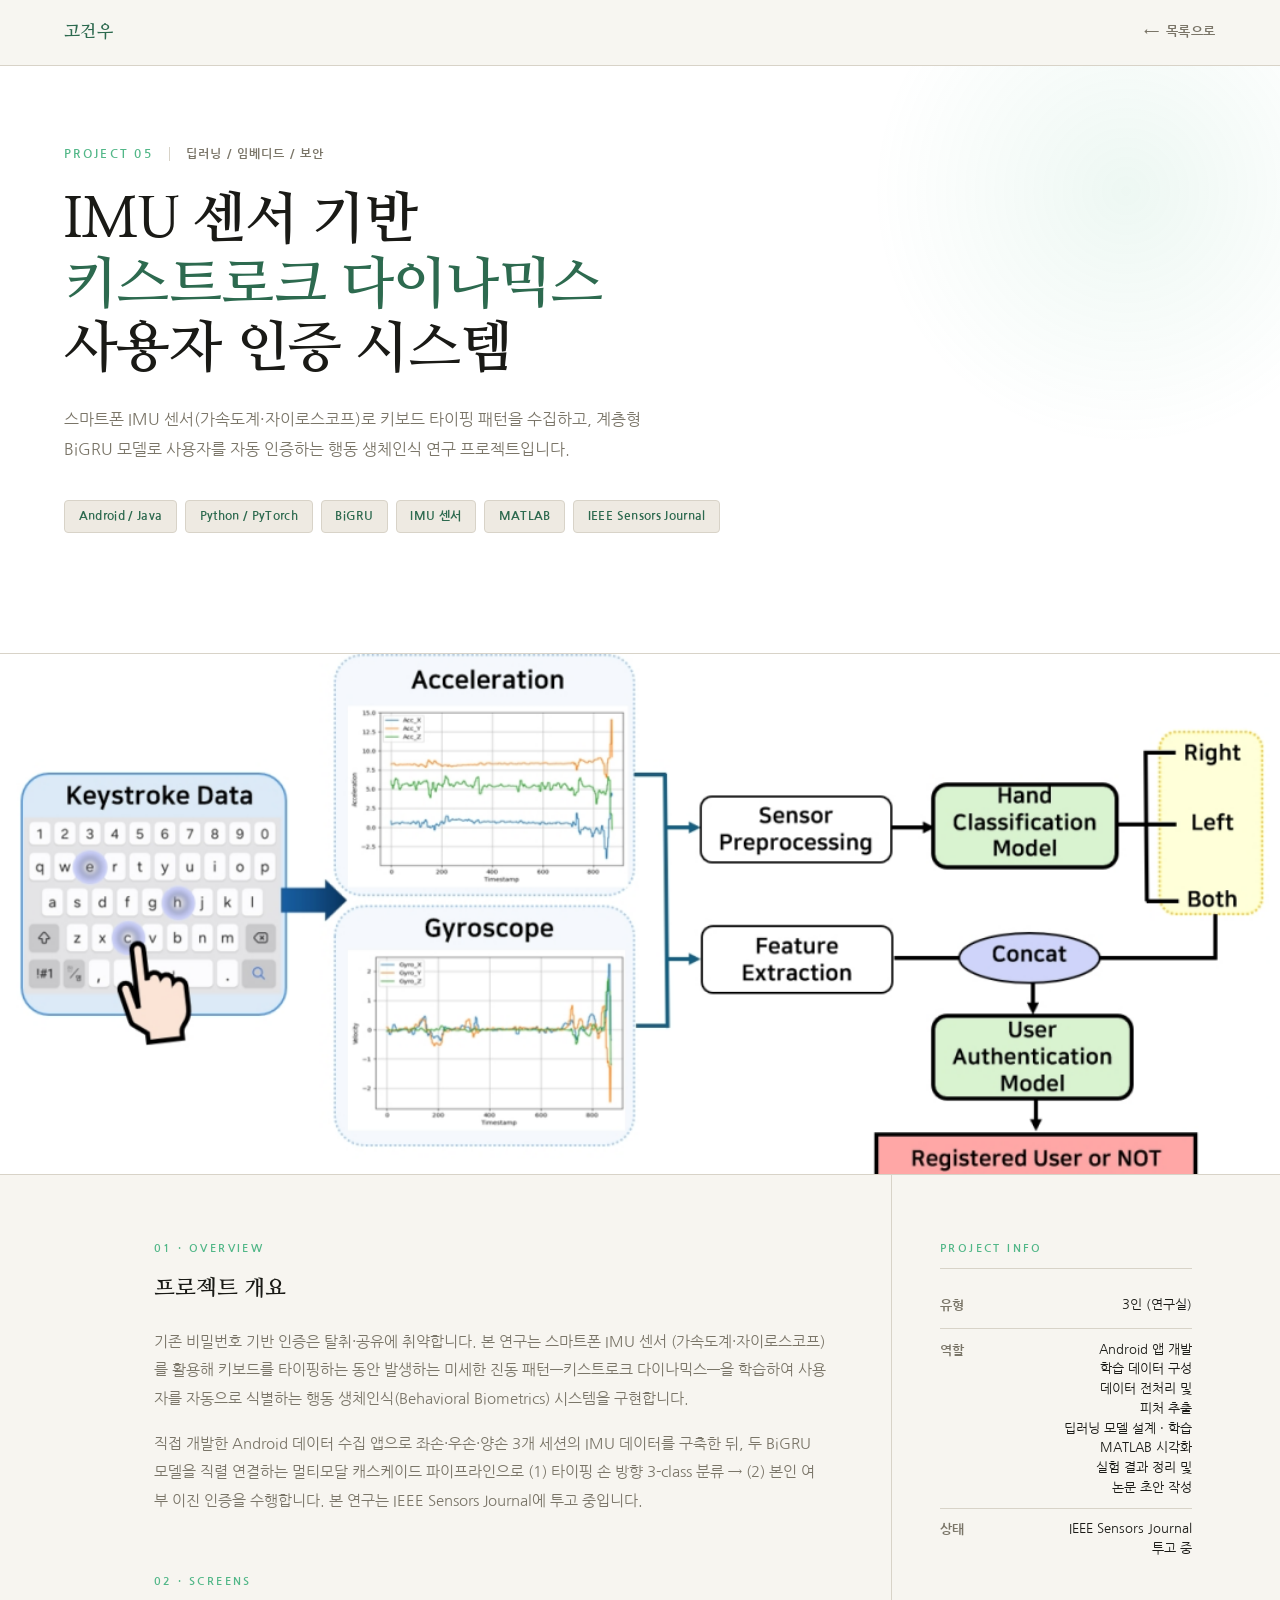
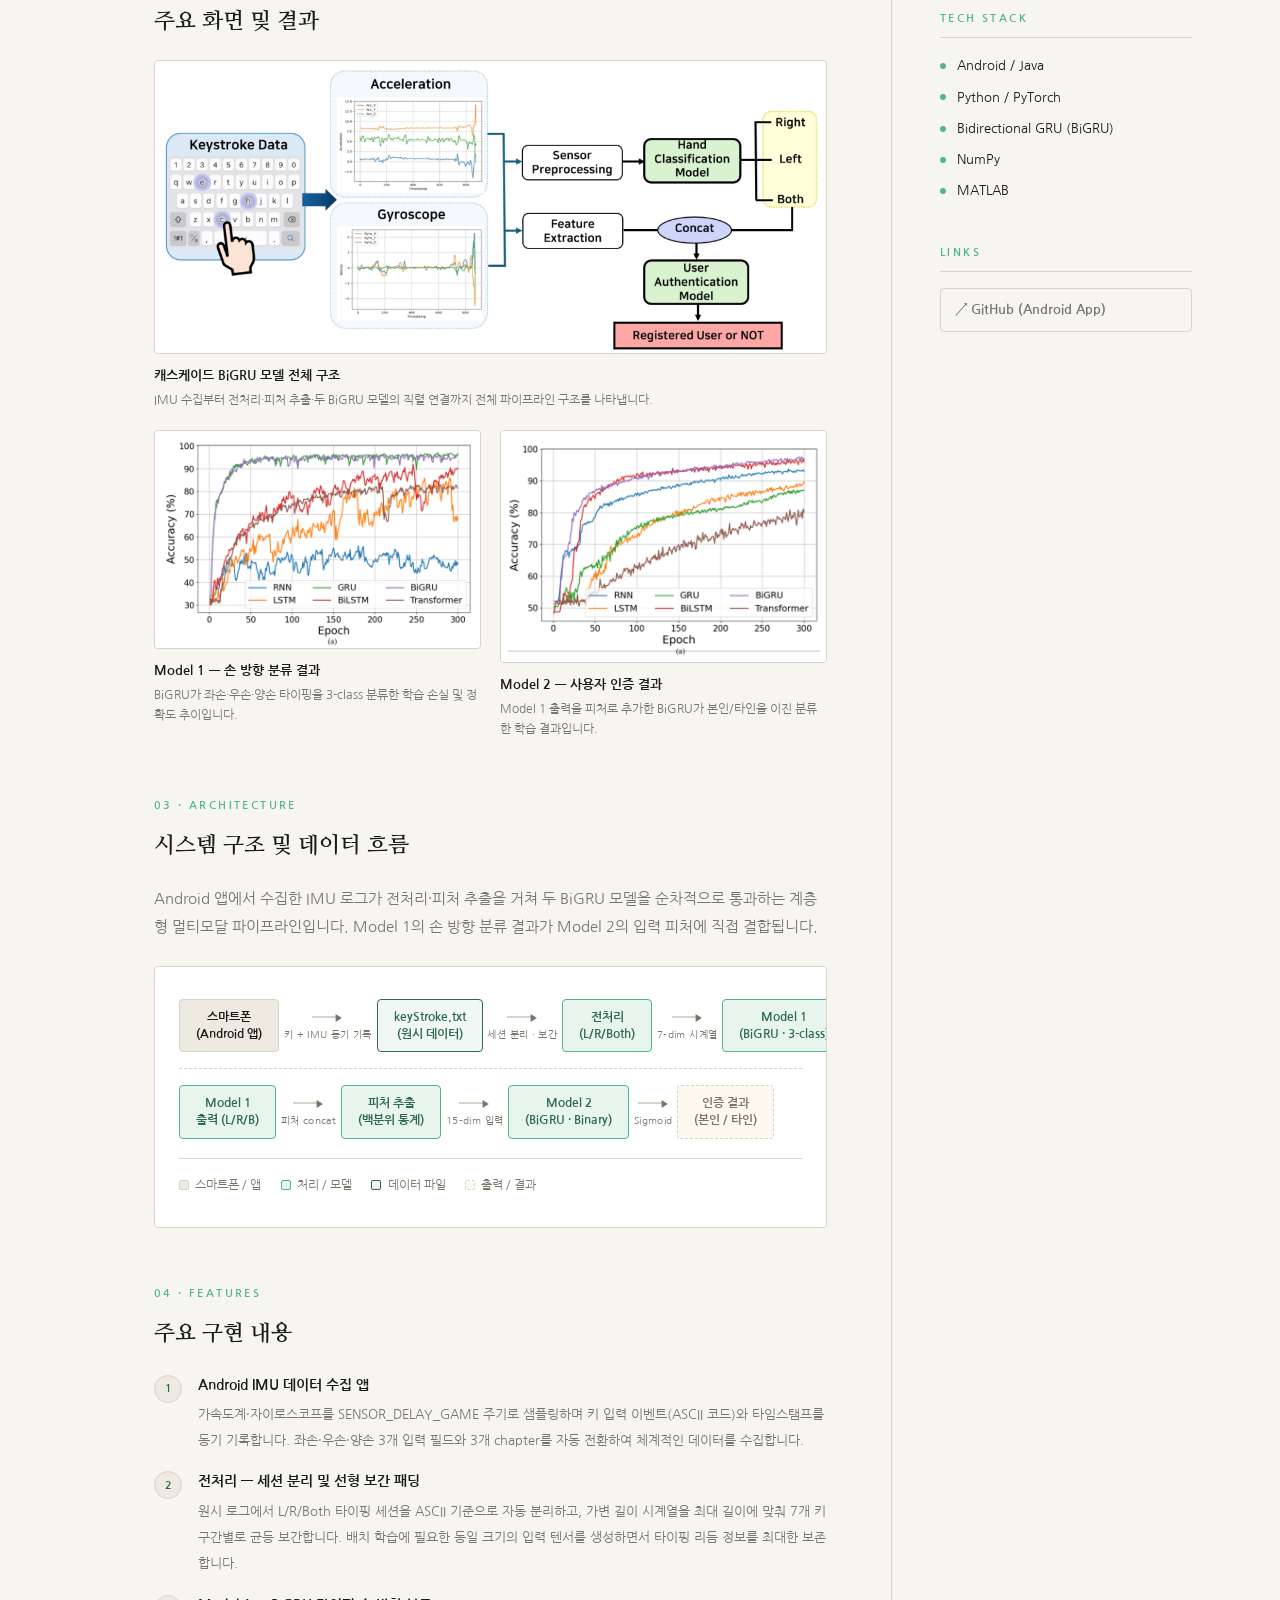
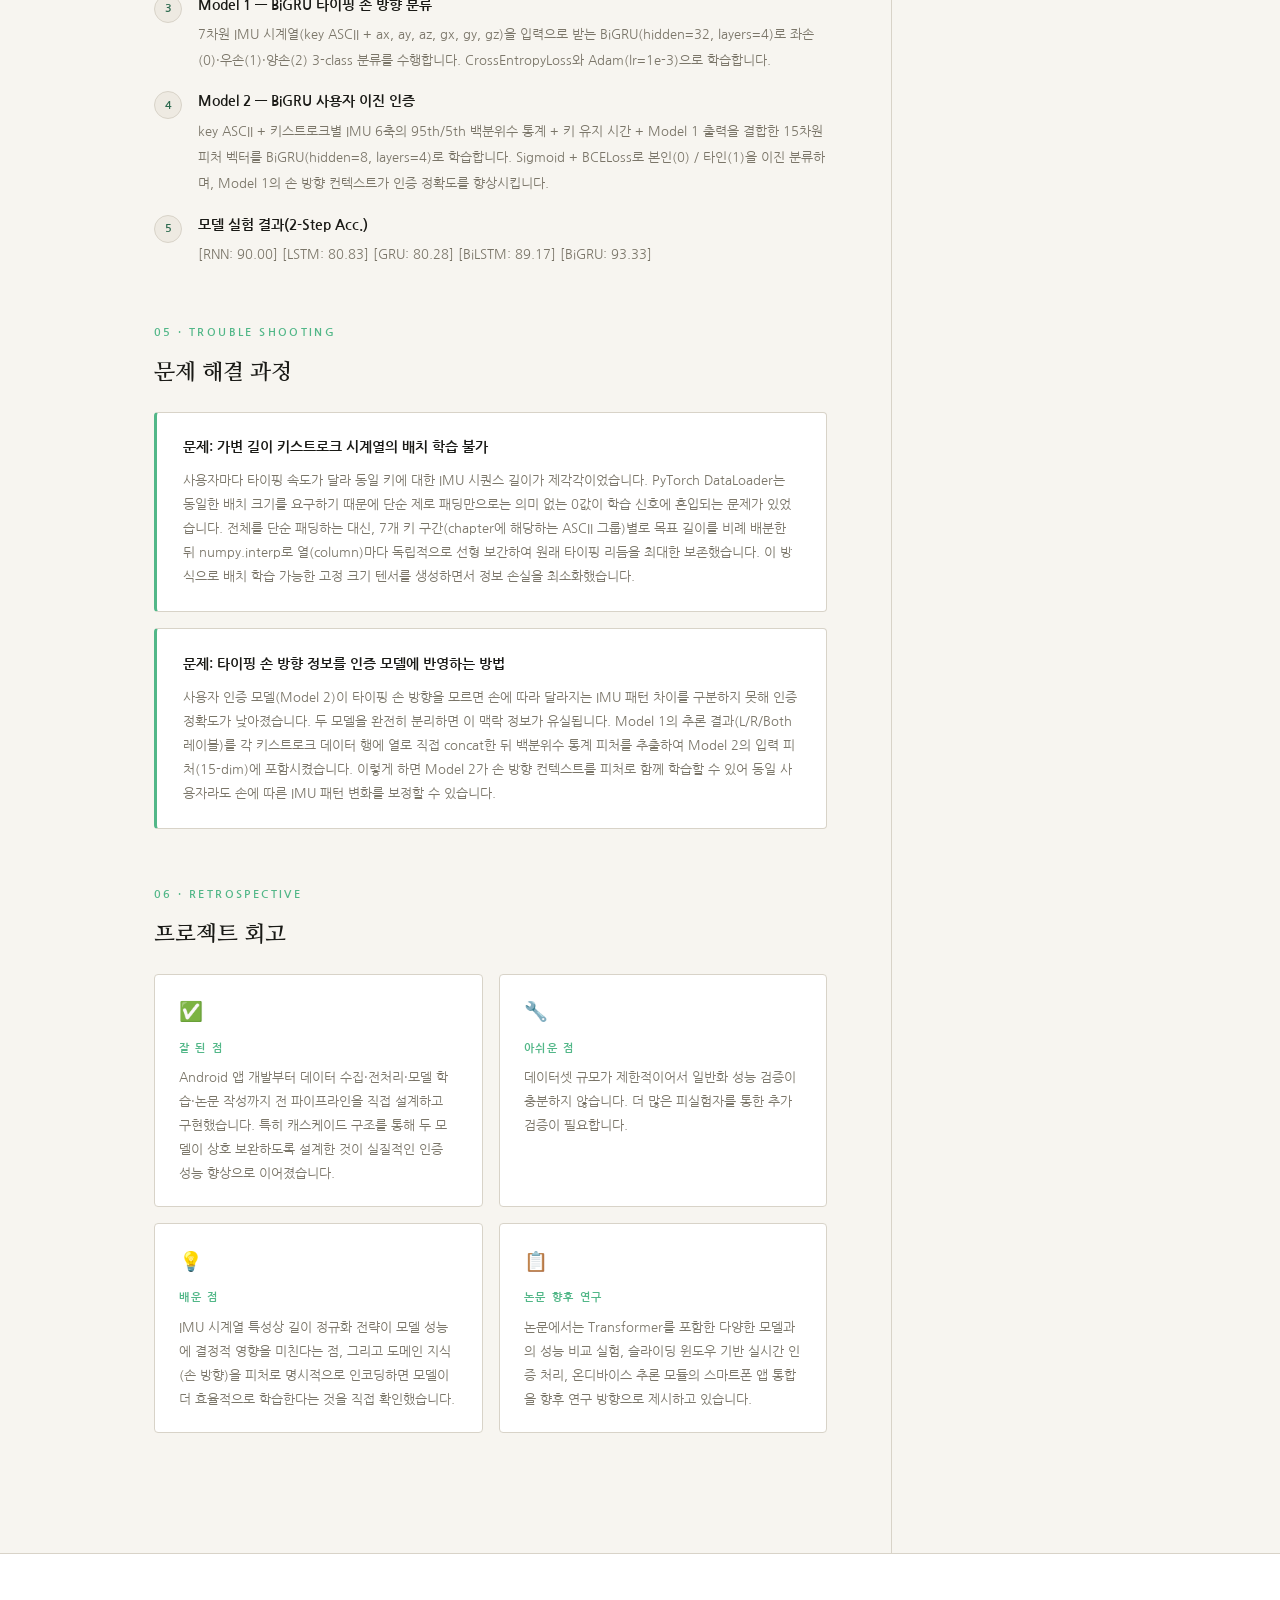
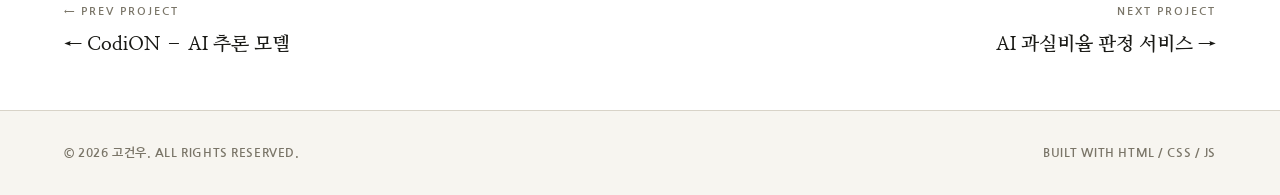
<file: projects/project6.html>
<!DOCTYPE html>
<html lang="ko">
<head>
  <meta charset="UTF-8" />
  <meta name="viewport" content="width=device-width, initial-scale=1.0" />
  <title>IMU 기반 키스트로크 사용자 인증 | 고건우</title>
  <link rel="preconnect" href="https://fonts.googleapis.com" />
  <link rel="preconnect" href="https://fonts.gstatic.com" crossorigin />
  <link href="https://fonts.googleapis.com/css2?family=Nanum+Gothic:wght@400;700;800&family=Nanum+Myeongjo:wght@400;700&display=swap" rel="stylesheet" />
  <link rel="stylesheet" href="../style.css" />
  <link rel="stylesheet" href="project.css" />
</head>
<body>

  <!-- NAV -->
  <nav>
    <a href="../index.html" class="nav-logo">고건우</a>
    <a href="../index.html#projects" class="nav-back">목록으로</a>
  </nav>

  <!-- HERO -->
  <section class="detail-hero">
    <div class="hero-meta fadeup">
      <span class="hero-num">PROJECT 05</span>
      <span class="hero-divider"></span>
      <span class="hero-category">딥러닝 / 임베디드 / 보안</span>
    </div>
    <h1 class="detail-title fadeup delay-1">
      IMU 센서 기반<br><span>키스트로크 다이나믹스</span><br>사용자 인증 시스템
    </h1>
    <p class="detail-summary fadeup delay-2">
      스마트폰 IMU 센서(가속도계·자이로스코프)로 키보드 타이핑 패턴을 수집하고,
      계층형 BiGRU 모델로 사용자를 자동 인증하는 행동 생체인식 연구 프로젝트입니다.
    </p>
    <div class="detail-tags fadeup delay-2">
      <span class="detail-tag">Android / Java</span>
      <span class="detail-tag">Python / PyTorch</span>
      <span class="detail-tag">BiGRU</span>
      <span class="detail-tag">IMU 센서</span>
      <span class="detail-tag">MATLAB</span>
      <span class="detail-tag">IEEE Sensors Journal</span>
    </div>
    <!-- <div class="detail-links fadeup delay-3">
      <a href="https://github.com/username/App_keyStroke" class="btn btn-primary" target="_blank">↗ GitHub 보기</a>
    </div> -->
  </section>

  <!-- 대표 썸네일 -->
  <div class="thumb-wrap">
    <img src="../assets/images/project6/모델구조.png" alt="키스트로크 인증 시스템 대표 이미지">
    <!-- <p class="thumb-placeholder">ANDROID APP · IMU DATA · BiGRU MODEL PIPELINE</p> -->
  </div>

  <!-- BODY -->
  <div class="detail-body">

    <!-- 메인 콘텐츠 -->
    <main class="detail-main">

      <!-- 01 · 프로젝트 개요 -->
      <div class="content-section">
        <p class="content-label">01 · OVERVIEW</p>
        <h2 class="content-title">프로젝트 개요</h2>
        <p class="content-text">
          기존 비밀번호 기반 인증은 탈취·공유에 취약합니다. 본 연구는 스마트폰 IMU 센서
          (가속도계·자이로스코프)를 활용해 키보드를 타이핑하는 동안 발생하는 미세한 진동
          패턴—키스트로크 다이나믹스—을 학습하여 사용자를 자동으로 식별하는
          행동 생체인식(Behavioral Biometrics) 시스템을 구현합니다.
        </p>
        <p class="content-text">
          직접 개발한 Android 데이터 수집 앱으로 좌손·우손·양손 3개 세션의 IMU 데이터를
          구축한 뒤, 두 BiGRU 모델을 직렬 연결하는 멀티모달 캐스케이드 파이프라인으로
          (1) 타이핑 손 방향 3-class 분류 → (2) 본인 여부 이진 인증을 수행합니다.
          본 연구는 IEEE Sensors Journal에 투고 중입니다.
        </p>
      </div>

      <!-- 02 · 화면 스크린샷 -->
      <div class="content-section">
        <p class="content-label">02 · SCREENS</p>
        <h2 class="content-title">주요 화면 및 결과</h2>
        <div class="gallery-grid">

          <div class="gallery-item full">
            <div class="gallery-img">
              <img src="../assets/images/project6/모델구조.png" alt="캐스케이드 BiGRU 모델 전체 구조">
            </div>
            <div class="gallery-caption">
              <strong>캐스케이드 BiGRU 모델 전체 구조</strong>
              IMU 수집부터 전처리·피처 추출·두 BiGRU 모델의 직렬 연결까지
              전체 파이프라인 구조를 나타냅니다.
            </div>
          </div>

          <div class="gallery-item">
            <div class="gallery-img">
              <img src="../assets/images/project6/모델1.png" alt="Model 1 손 방향 분류 결과">
            </div>
            <div class="gallery-caption">
              <strong>Model 1 — 손 방향 분류 결과</strong>
              BiGRU가 좌손·우손·양손 타이핑을 3-class 분류한
              학습 손실 및 정확도 추이입니다.
            </div>
          </div>

          <div class="gallery-item">
            <div class="gallery-img">
              <img src="../assets/images/project6/모델2.png" alt="Model 2 사용자 인증 결과">
            </div>
            <div class="gallery-caption">
              <strong>Model 2 — 사용자 인증 결과</strong>
              Model 1 출력을 피처로 추가한 BiGRU가 본인/타인을
              이진 분류한 학습 결과입니다.
            </div>
          </div>

        </div>
      </div>

      <!-- 03 · 아키텍처 / 데이터 흐름 -->
      <div class="content-section">
        <p class="content-label">03 · ARCHITECTURE</p>
        <h2 class="content-title">시스템 구조 및 데이터 흐름</h2>
        <p class="content-text" style="margin-bottom: 1.5rem;">
          Android 앱에서 수집한 IMU 로그가 전처리·피처 추출을 거쳐 두 BiGRU 모델을
          순차적으로 통과하는 계층형 멀티모달 파이프라인입니다.
          Model 1의 손 방향 분류 결과가 Model 2의 입력 피처에 직접 결합됩니다.
        </p>

        <div class="flow-wrap">
          <!-- 1단계: 데이터 수집 및 Model 1 -->
          <div class="flow-row">
            <div class="flow-node client">스마트폰<br>(Android 앱)</div>
            <div class="flow-arrow">
              <div style="display:flex; align-items:center;">
                <div class="flow-arrow-line"></div>
                <div class="flow-arrow-head">▶</div>
              </div>
              <div class="flow-arrow-label">키 + IMU 동기 기록</div>
            </div>
            <div class="flow-node db">keyStroke.txt<br>(원시 데이터)</div>
            <div class="flow-arrow">
              <div style="display:flex; align-items:center;">
                <div class="flow-arrow-line"></div>
                <div class="flow-arrow-head">▶</div>
              </div>
              <div class="flow-arrow-label">세션 분리 · 보간</div>
            </div>
            <div class="flow-node server">전처리<br>(L/R/Both)</div>
            <div class="flow-arrow">
              <div style="display:flex; align-items:center;">
                <div class="flow-arrow-line"></div>
                <div class="flow-arrow-head">▶</div>
              </div>
              <div class="flow-arrow-label">7-dim 시계열</div>
            </div>
            <div class="flow-node server">Model 1<br>(BiGRU · 3-class)</div>
          </div>

          <hr class="flow-divider">

          <!-- 2단계: 피처 추출 및 Model 2 -->
          <div class="flow-row">
            <div class="flow-node server">Model 1<br>출력 (L/R/B)</div>
            <div class="flow-arrow">
              <div style="display:flex; align-items:center;">
                <div class="flow-arrow-line"></div>
                <div class="flow-arrow-head">▶</div>
              </div>
              <div class="flow-arrow-label">피처 concat</div>
            </div>
            <div class="flow-node server">피처 추출<br>(백분위 통계)</div>
            <div class="flow-arrow">
              <div style="display:flex; align-items:center;">
                <div class="flow-arrow-line"></div>
                <div class="flow-arrow-head">▶</div>
              </div>
              <div class="flow-arrow-label">15-dim 입력</div>
            </div>
            <div class="flow-node server">Model 2<br>(BiGRU · Binary)</div>
            <div class="flow-arrow">
              <div style="display:flex; align-items:center;">
                <div class="flow-arrow-line"></div>
                <div class="flow-arrow-head">▶</div>
              </div>
              <div class="flow-arrow-label">Sigmoid</div>
            </div>
            <div class="flow-node ext">인증 결과<br>(본인 / 타인)</div>
          </div>

          <div class="flow-legend">
            <div class="legend-item">
              <div class="legend-dot" style="background: var(--surface); border: 1.5px solid var(--border);"></div>
              스마트폰 / 앱
            </div>
            <div class="legend-item">
              <div class="legend-dot" style="background: #e8f4ee; border: 1.5px solid var(--accent2);"></div>
              처리 / 모델
            </div>
            <div class="legend-item">
              <div class="legend-dot" style="background: #f0f7f4; border: 1.5px solid var(--accent);"></div>
              데이터 파일
            </div>
            <div class="legend-item">
              <div class="legend-dot" style="background: #fdf8f0; border: 1.5px dashed var(--border);"></div>
              출력 / 결과
            </div>
          </div>
        </div>
      </div>

      <!-- 04 · 주요 기능 -->
      <div class="content-section">
        <p class="content-label">04 · FEATURES</p>
        <h2 class="content-title">주요 구현 내용</h2>
        <div class="feature-list">
          <div class="feature-item">
            <div class="feature-num">1</div>
            <div class="feature-text">
              <strong>Android IMU 데이터 수집 앱</strong>
              <span>가속도계·자이로스코프를 SENSOR_DELAY_GAME 주기로 샘플링하며 키 입력 이벤트(ASCII 코드)와 타임스탬프를 동기 기록합니다. 좌손·우손·양손 3개 입력 필드와 3개 chapter를 자동 전환하여 체계적인 데이터를 수집합니다.</span>
            </div>
          </div>
          <div class="feature-item">
            <div class="feature-num">2</div>
            <div class="feature-text">
              <strong>전처리 — 세션 분리 및 선형 보간 패딩</strong>
              <span>원시 로그에서 L/R/Both 타이핑 세션을 ASCII 기준으로 자동 분리하고, 가변 길이 시계열을 최대 길이에 맞춰 7개 키 구간별로 균등 보간합니다. 배치 학습에 필요한 동일 크기의 입력 텐서를 생성하면서 타이핑 리듬 정보를 최대한 보존합니다.</span>
            </div>
          </div>
          <div class="feature-item">
            <div class="feature-num">3</div>
            <div class="feature-text">
              <strong>Model 1 — BiGRU 타이핑 손 방향 분류</strong>
              <span>7차원 IMU 시계열(key ASCII + ax, ay, az, gx, gy, gz)을 입력으로 받는 BiGRU(hidden=32, layers=4)로 좌손(0)·우손(1)·양손(2) 3-class 분류를 수행합니다. CrossEntropyLoss와 Adam(lr=1e-3)으로 학습합니다.</span>
            </div>
          </div>
          <div class="feature-item">
            <div class="feature-num">4</div>
            <div class="feature-text">
              <strong>Model 2 — BiGRU 사용자 이진 인증</strong>
              <span>key ASCII + 키스트로크별 IMU 6축의 95th/5th 백분위수 통계 + 키 유지 시간 + Model 1 출력을 결합한 15차원 피처 벡터를 BiGRU(hidden=8, layers=4)로 학습합니다. Sigmoid + BCELoss로 본인(0) / 타인(1)을 이진 분류하며, Model 1의 손 방향 컨텍스트가 인증 정확도를 향상시킵니다.</span>
            </div>
          </div>
          <div class="feature-item">
            <div class="feature-num">5</div>
            <div class="feature-text">
              <strong>모델 실험 결과(2-Step Acc.)</strong>
              <span>[RNN: 90.00] [LSTM: 80.83] [GRU: 80.28] [BiLSTM: 89.17] [BiGRU: 93.33]</span>
            </div>
          </div>
        </div>
      </div>

      <!-- 05 · 트러블슈팅 -->
      <div class="content-section">
        <p class="content-label">05 · TROUBLE SHOOTING</p>
        <h2 class="content-title">문제 해결 과정</h2>
        <div class="trouble-card">
          <p class="trouble-q">문제: 가변 길이 키스트로크 시계열의 배치 학습 불가</p>
          <p class="trouble-a">
            사용자마다 타이핑 속도가 달라 동일 키에 대한 IMU 시퀀스 길이가 제각각이었습니다.
            PyTorch DataLoader는 동일한 배치 크기를 요구하기 때문에 단순 제로 패딩만으로는
            의미 없는 0값이 학습 신호에 혼입되는 문제가 있었습니다.
            전체를 단순 패딩하는 대신, 7개 키 구간(chapter에 해당하는 ASCII 그룹)별로
            목표 길이를 비례 배분한 뒤 numpy.interp로 열(column)마다 독립적으로
            선형 보간하여 원래 타이핑 리듬을 최대한 보존했습니다.
            이 방식으로 배치 학습 가능한 고정 크기 텐서를 생성하면서 정보 손실을 최소화했습니다.
          </p>
        </div>
        <div class="trouble-card">
          <p class="trouble-q">문제: 타이핑 손 방향 정보를 인증 모델에 반영하는 방법</p>
          <p class="trouble-a">
            사용자 인증 모델(Model 2)이 타이핑 손 방향을 모르면 손에 따라 달라지는
            IMU 패턴 차이를 구분하지 못해 인증 정확도가 낮아졌습니다.
            두 모델을 완전히 분리하면 이 맥락 정보가 유실됩니다.
            Model 1의 추론 결과(L/R/Both 레이블)를 각 키스트로크 데이터 행에 열로 직접 concat한 뒤
            백분위수 통계 피처를 추출하여 Model 2의 입력 피처(15-dim)에 포함시켰습니다.
            이렇게 하면 Model 2가 손 방향 컨텍스트를 피처로 함께 학습할 수 있어
            동일 사용자라도 손에 따른 IMU 패턴 변화를 보정할 수 있습니다.
          </p>
        </div>
      </div>

      <!-- 06 · 회고 -->
      <div class="content-section">
        <p class="content-label">06 · RETROSPECTIVE</p>
        <h2 class="content-title">프로젝트 회고</h2>
        <div class="retro-grid">
          <div class="retro-card">
            <div class="retro-icon">✅</div>
            <div class="retro-label">잘 된 점</div>
            <p class="retro-text">
              Android 앱 개발부터 데이터 수집·전처리·모델 학습·논문 작성까지
              전 파이프라인을 직접 설계하고 구현했습니다. 특히 캐스케이드 구조를 통해
              두 모델이 상호 보완하도록 설계한 것이 실질적인 인증 성능 향상으로 이어졌습니다.
            </p>
          </div>
          <div class="retro-card">
            <div class="retro-icon">🔧</div>
            <div class="retro-label">아쉬운 점</div>
            <p class="retro-text">
              데이터셋 규모가 제한적이어서 일반화 성능 검증이 충분하지 않습니다.
              더 많은 피실험자를 통한 추가 검증이 필요합니다.
            </p>
          </div>
          <div class="retro-card">
            <div class="retro-icon">💡</div>
            <div class="retro-label">배운 점</div>
            <p class="retro-text">
              IMU 시계열 특성상 길이 정규화 전략이 모델 성능에 결정적 영향을 미친다는 점,
              그리고 도메인 지식(손 방향)을 피처로 명시적으로 인코딩하면
              모델이 더 효율적으로 학습한다는 것을 직접 확인했습니다.
            </p>
          </div>
          <div class="retro-card">
            <div class="retro-icon">📋</div>
            <div class="retro-label">논문 향후 연구</div>
            <p class="retro-text">
              논문에서는 Transformer를 포함한 다양한 모델과의 성능 비교 실험,
              슬라이딩 윈도우 기반 실시간 인증 처리, 온디바이스 추론 모듈의
              스마트폰 앱 통합을 향후 연구 방향으로 제시하고 있습니다.
            </p>
          </div>
        </div>
      </div>

    </main>

    <!-- 사이드바 -->
    <aside class="detail-sidebar">

      <div class="sidebar-section">
        <p class="sidebar-label">PROJECT INFO</p>
        <!-- 개발 기간 비공개
        <div class="info-row">
          <span class="info-key">기간</span>
          <span class="info-val">XXXX.XX – XXXX.XX</span>
        </div>
        -->
        <div class="info-row">
          <span class="info-key">유형</span>
          <span class="info-val">3인 (연구실)</span>
        </div>
        <div class="info-row">
          <span class="info-key">역할</span>
          <span class="info-val">
            Android 앱 개발<br>
            학습 데이터 구성<br>
            데이터 전처리 및<br>피처 추출<br>
            딥러닝 모델 설계 · 학습<br>
            MATLAB 시각화<br>
            실험 결과 정리 및<br>논문 초안 작성
          </span>
        </div>
        <div class="info-row">
          <span class="info-key">상태</span>
          <span class="info-val">IEEE Sensors Journal<br>투고 중</span>
        </div>
      </div>

      <div class="sidebar-section">
        <p class="sidebar-label">TECH STACK</p>
        <div class="stack-list">
          <div class="stack-item"><span class="stack-dot"></span>Android / Java</div>
          <div class="stack-item"><span class="stack-dot"></span>Python / PyTorch</div>
          <div class="stack-item"><span class="stack-dot"></span>Bidirectional GRU (BiGRU)</div>
          <div class="stack-item"><span class="stack-dot"></span>NumPy</div>
          <div class="stack-item"><span class="stack-dot"></span>MATLAB</div>
        </div>
      </div>

      <div class="sidebar-section">
        <p class="sidebar-label">LINKS</p>
        <div class="sidebar-links">
          <a href="https://github.com/username/App_keyStroke" class="sidebar-link" target="_blank">↗ GitHub (Android App)</a>
        </div>
      </div>

    </aside>
  </div>

  <!-- 프로젝트 네비게이션 -->
  <div class="next-section">
    <div class="next-inner">
      <div>
        <p class="next-label">← PREV PROJECT</p>
        <a href="project5.html" class="next-title">← CodiON – AI 추론 모델</a>
      </div>
      <div style="text-align: right;">
        <p class="next-label">NEXT PROJECT</p>
        <a href="project7.html" class="next-title">AI 과실비율 판정 서비스 →</a>
      </div>
    </div>
  </div>

  <!-- FOOTER -->
  <footer>
    <p>© 2026 고건우. ALL RIGHTS RESERVED.</p>
    <p>BUILT WITH HTML / CSS / JS</p>
  </footer>

  <script src="project.js"></script>
</body>
</html>
</file>
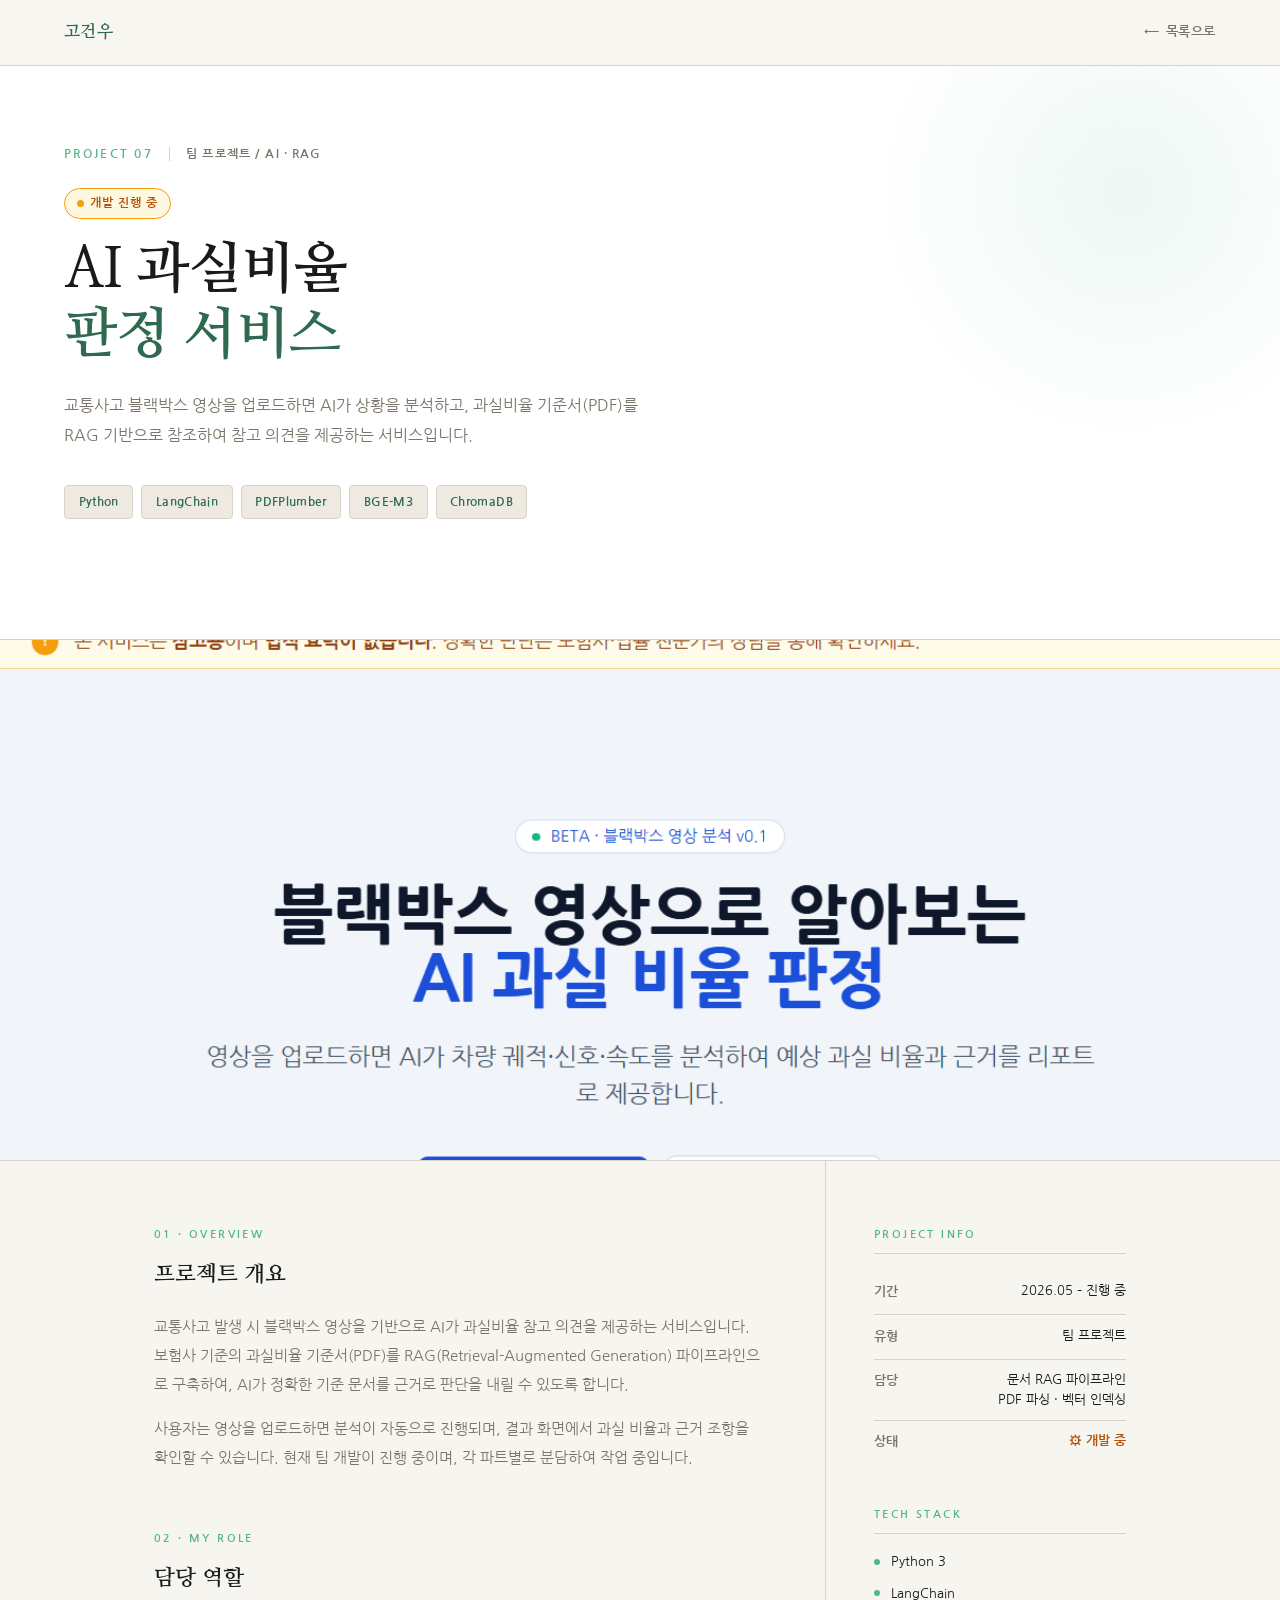
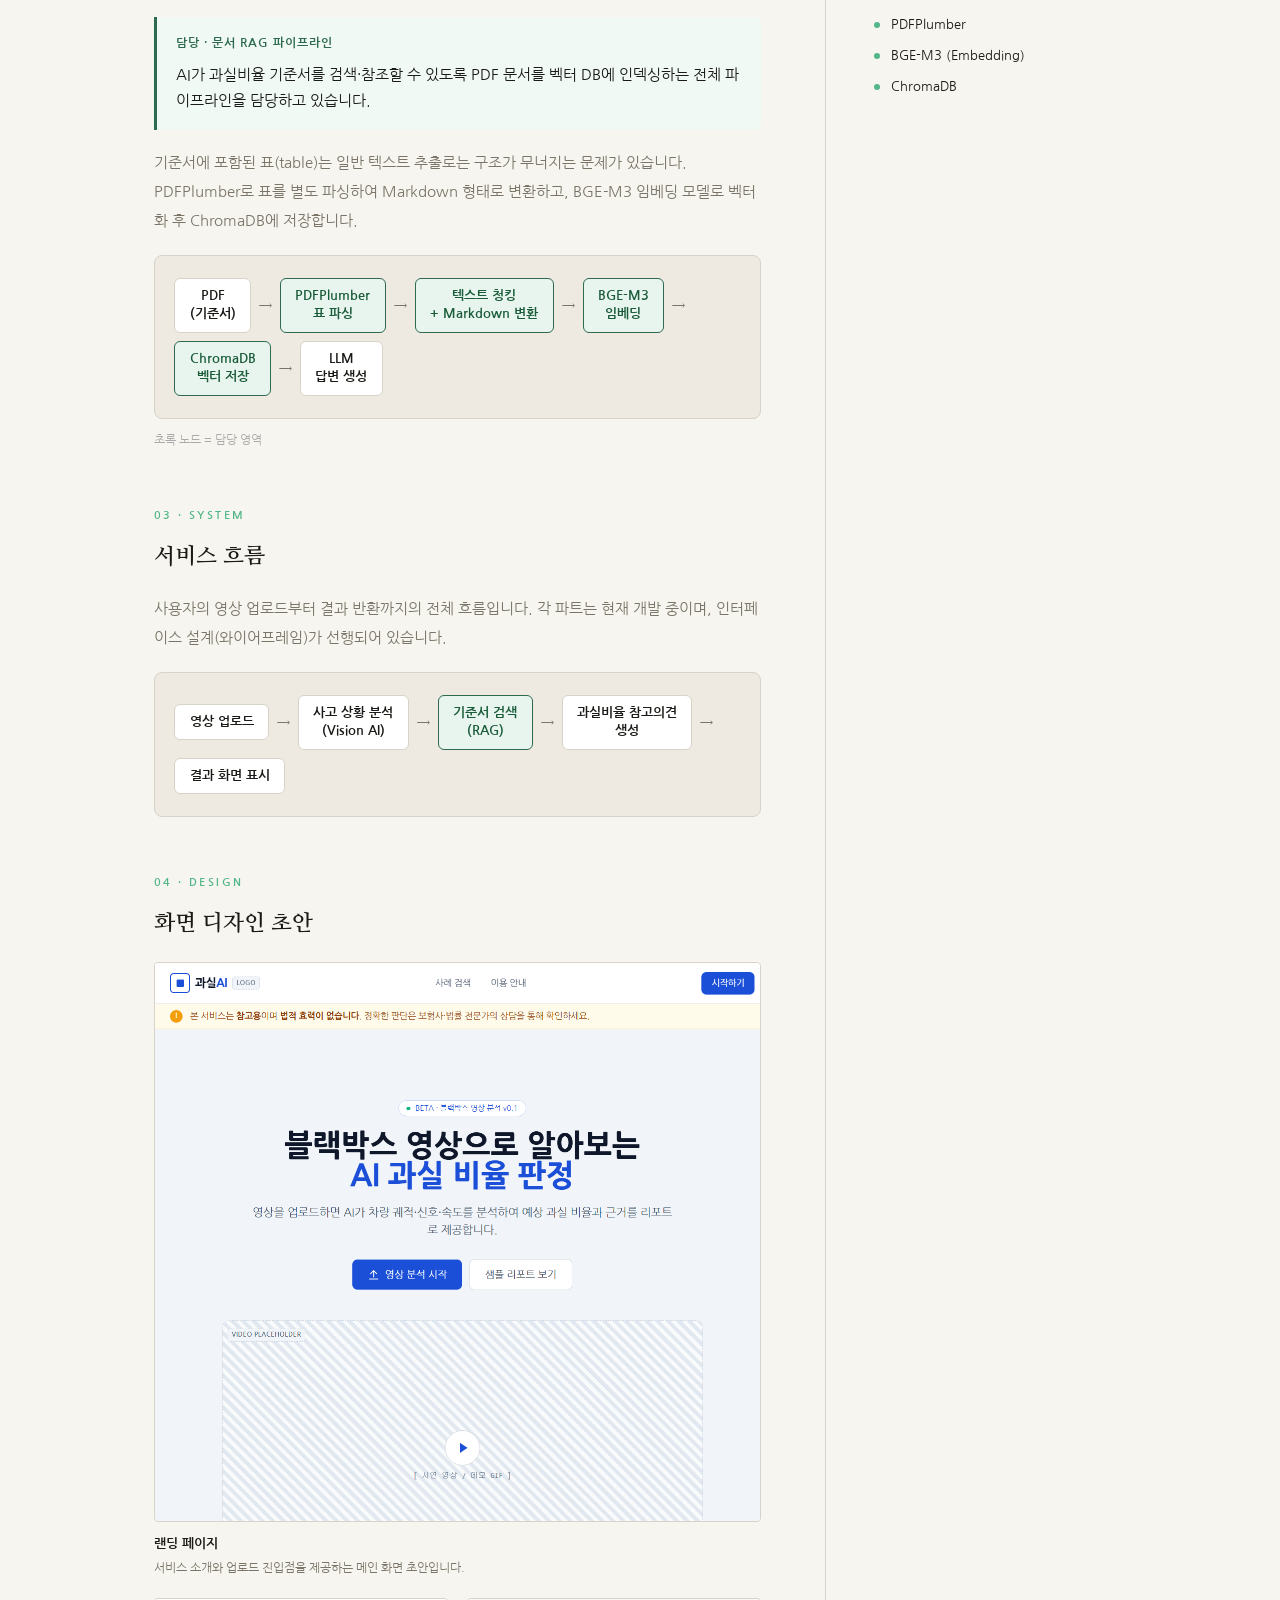
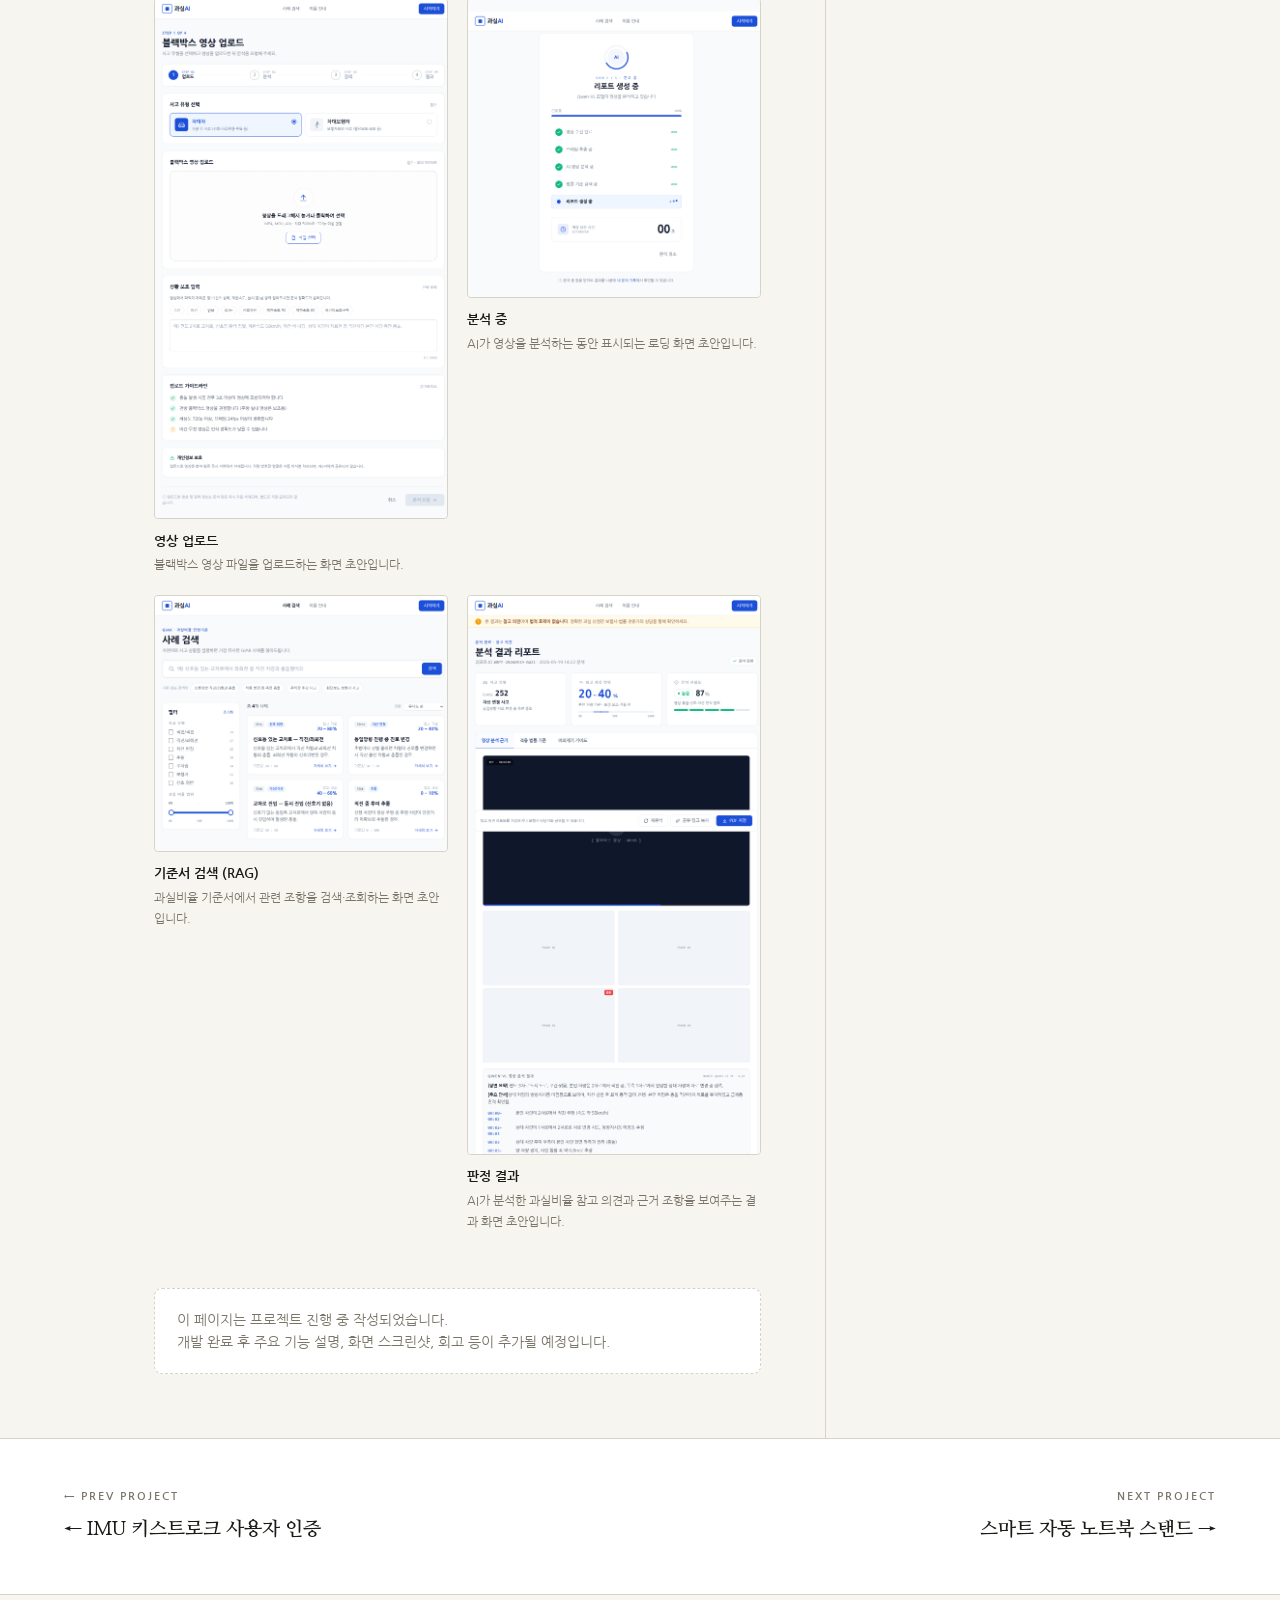
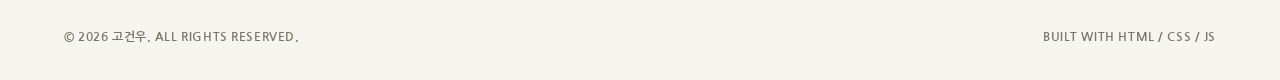
<file: projects/project7.html>
<!DOCTYPE html>
<html lang="ko">
<head>
  <meta charset="UTF-8" />
  <meta name="viewport" content="width=device-width, initial-scale=1.0" />
  <title>AI 과실비율 판정 서비스 | 고건우</title>
  <link rel="preconnect" href="https://fonts.googleapis.com" />
  <link rel="preconnect" href="https://fonts.gstatic.com" crossorigin />
  <link href="https://fonts.googleapis.com/css2?family=Nanum+Gothic:wght@400;700;800&family=Nanum+Myeongjo:wght@400;700&display=swap" rel="stylesheet" />
  <link rel="stylesheet" href="../style.css" />
  <link rel="stylesheet" href="project.css" />
</head>
<body>

  <!-- NAV -->
  <nav>
    <a href="../index.html" class="nav-logo">고건우</a>
    <a href="../index.html#projects" class="nav-back">목록으로</a>
  </nav>

  <!-- HERO -->
  <section class="detail-hero">
    <div class="hero-meta fadeup">
      <span class="hero-num">PROJECT 07</span>
      <span class="hero-divider"></span>
      <span class="hero-category">팀 프로젝트 / AI · RAG</span>
    </div>
    <div class="fadeup delay-1">
      <div class="wip-badge">
        <span class="wip-dot"></span>
        개발 진행 중
      </div>
    </div>
    <h1 class="detail-title fadeup delay-1">
      AI 과실비율<br><span>판정 서비스</span>
    </h1>
    <p class="detail-summary fadeup delay-2">
      교통사고 블랙박스 영상을 업로드하면 AI가 상황을 분석하고,
      과실비율 기준서(PDF)를 RAG 기반으로 참조하여 참고 의견을 제공하는 서비스입니다.
    </p>
    <div class="detail-tags fadeup delay-2">
      <span class="detail-tag">Python</span>
      <span class="detail-tag">LangChain</span>
      <span class="detail-tag">PDFPlumber</span>
      <span class="detail-tag">BGE-M3</span>
      <span class="detail-tag">ChromaDB</span>
    </div>
  </section>

  <!-- 대표 썸네일 -->
  <div class="thumb-wrap">
    <img src="../assets/images/project7/thumbnail.html.png" alt="AI 과실비율 판정 서비스 디자인 초안">
  </div>

  <!-- BODY -->
  <div class="detail-body">

    <!-- 메인 콘텐츠 -->
    <main class="detail-main">

      <!-- 01 · 프로젝트 개요 -->
      <div class="content-section">
        <p class="content-label">01 · OVERVIEW</p>
        <h2 class="content-title">프로젝트 개요</h2>
        <p class="content-text">
          교통사고 발생 시 블랙박스 영상을 기반으로 AI가 과실비율 참고 의견을 제공하는 서비스입니다.
          보험사 기준의 과실비율 기준서(PDF)를 RAG(Retrieval-Augmented Generation) 파이프라인으로 구축하여,
          AI가 정확한 기준 문서를 근거로 판단을 내릴 수 있도록 합니다.
        </p>
        <p class="content-text">
          사용자는 영상을 업로드하면 분석이 자동으로 진행되며, 결과 화면에서 과실 비율과 근거 조항을 확인할 수 있습니다.
          현재 팀 개발이 진행 중이며, 각 파트별로 분담하여 작업 중입니다.
        </p>
      </div>

      <!-- 02 · 담당 역할 -->
      <div class="content-section">
        <p class="content-label">02 · MY ROLE</p>
        <h2 class="content-title">담당 역할</h2>

        <div class="role-highlight">
          <strong>담당 · 문서 RAG 파이프라인</strong>
          AI가 과실비율 기준서를 검색·참조할 수 있도록 PDF 문서를 벡터 DB에 인덱싱하는 전체 파이프라인을 담당하고 있습니다.
        </div>

        <p class="content-text">
          기준서에 포함된 표(table)는 일반 텍스트 추출로는 구조가 무너지는 문제가 있습니다.
          PDFPlumber로 표를 별도 파싱하여 Markdown 형태로 변환하고,
          BGE-M3 임베딩 모델로 벡터화 후 ChromaDB에 저장합니다.
        </p>

        <!-- 파이프라인 흐름 -->
        <div class="flow-simple">
          <div class="flow-node-s">PDF<br>(기준서)</div>
          <span class="flow-arrow-s">→</span>
          <div class="flow-node-s mine">PDFPlumber<br>표 파싱</div>
          <span class="flow-arrow-s">→</span>
          <div class="flow-node-s mine">텍스트 청킹<br>+ Markdown 변환</div>
          <span class="flow-arrow-s">→</span>
          <div class="flow-node-s mine">BGE-M3<br>임베딩</div>
          <span class="flow-arrow-s">→</span>
          <div class="flow-node-s mine">ChromaDB<br>벡터 저장</div>
          <span class="flow-arrow-s">→</span>
          <div class="flow-node-s">LLM<br>답변 생성</div>
        </div>
        <p style="font-size:0.78rem; color:#aaa; margin-top:0.6rem;">초록 노드 = 담당 영역</p>
      </div>

      <!-- 03 · 시스템 구조 -->
      <div class="content-section">
        <p class="content-label">03 · SYSTEM</p>
        <h2 class="content-title">서비스 흐름</h2>
        <p class="content-text">
          사용자의 영상 업로드부터 결과 반환까지의 전체 흐름입니다.
          각 파트는 현재 개발 중이며, 인터페이스 설계(와이어프레임)가 선행되어 있습니다.
        </p>

        <div class="flow-simple" style="flex-direction: column; align-items: flex-start; gap: 0.7rem;">
          <div style="display:flex; align-items:center; gap:0.5rem; flex-wrap:wrap;">
            <div class="flow-node-s">영상 업로드</div>
            <span class="flow-arrow-s">→</span>
            <div class="flow-node-s">사고 상황 분석<br>(Vision AI)</div>
            <span class="flow-arrow-s">→</span>
            <div class="flow-node-s mine">기준서 검색<br>(RAG)</div>
            <span class="flow-arrow-s">→</span>
            <div class="flow-node-s">과실비율 참고의견<br>생성</div>
            <span class="flow-arrow-s">→</span>
            <div class="flow-node-s">결과 화면 표시</div>
          </div>
        </div>
      </div>

      <!-- 04 · 화면 디자인 초안 -->
      <div class="content-section">
        <p class="content-label">04 · DESIGN</p>
        <h2 class="content-title">화면 디자인 초안</h2>
        <div class="gallery-grid">

          <div class="gallery-item full">
            <div class="gallery-img">
              <img src="../assets/images/project7/landing.html.png" alt="랜딩 페이지 초안">
            </div>
            <div class="gallery-caption">
              <strong>랜딩 페이지</strong>
              서비스 소개와 업로드 진입점을 제공하는 메인 화면 초안입니다.
            </div>
          </div>

          <div class="gallery-item">
            <div class="gallery-img">
              <img src="../assets/images/project7/upload.html.png" alt="영상 업로드 화면 초안">
            </div>
            <div class="gallery-caption">
              <strong>영상 업로드</strong>
              블랙박스 영상 파일을 업로드하는 화면 초안입니다.
            </div>
          </div>

          <div class="gallery-item">
            <div class="gallery-img">
              <img src="../assets/images/project7/analyzing.html.png" alt="분석 중 화면 초안">
            </div>
            <div class="gallery-caption">
              <strong>분석 중</strong>
              AI가 영상을 분석하는 동안 표시되는 로딩 화면 초안입니다.
            </div>
          </div>

          <div class="gallery-item">
            <div class="gallery-img">
              <img src="../assets/images/project7/search.html.png" alt="기준서 검색 화면 초안">
            </div>
            <div class="gallery-caption">
              <strong>기준서 검색 (RAG)</strong>
              과실비율 기준서에서 관련 조항을 검색·조회하는 화면 초안입니다.
            </div>
          </div>

          <div class="gallery-item">
            <div class="gallery-img">
              <img src="../assets/images/project7/result.html.png" alt="결과 화면 초안">
            </div>
            <div class="gallery-caption">
              <strong>판정 결과</strong>
              AI가 분석한 과실비율 참고 의견과 근거 조항을 보여주는 결과 화면 초안입니다.
            </div>
          </div>

        </div>
      </div>

      <div class="wip-note">
        이 페이지는 프로젝트 진행 중 작성되었습니다.<br>
        개발 완료 후 주요 기능 설명, 화면 스크린샷, 회고 등이 추가될 예정입니다.
      </div>

    </main>

    <!-- 사이드바 -->
    <aside class="detail-sidebar">

      <div class="sidebar-section">
        <p class="sidebar-label">PROJECT INFO</p>
        <div class="info-row">
          <span class="info-key">기간</span>
          <span class="info-val">2026.05 – 진행 중</span>
        </div>
        <div class="info-row">
          <span class="info-key">유형</span>
          <span class="info-val">팀 프로젝트</span>
        </div>
        <div class="info-row">
          <span class="info-key">담당</span>
          <span class="info-val">문서 RAG 파이프라인<br>PDF 파싱 · 벡터 인덱싱</span>
        </div>
        <div class="info-row">
          <span class="info-key">상태</span>
          <span class="info-val" style="color:#b45309; font-weight:700;">⚙ 개발 중</span>
        </div>
      </div>

      <div class="sidebar-section">
        <p class="sidebar-label">TECH STACK</p>
        <div class="stack-list">
          <div class="stack-item"><span class="stack-dot"></span>Python 3</div>
          <div class="stack-item"><span class="stack-dot"></span>LangChain</div>
          <div class="stack-item"><span class="stack-dot"></span>PDFPlumber</div>
          <div class="stack-item"><span class="stack-dot"></span>BGE-M3 (Embedding)</div>
          <div class="stack-item"><span class="stack-dot"></span>ChromaDB</div>
        </div>
      </div>

    </aside>
  </div>

  <!-- 프로젝트 네비게이션 -->
  <div class="next-section">
    <div class="next-inner">
      <div>
        <p class="next-label">← PREV PROJECT</p>
        <a href="project6.html" class="next-title">← IMU 키스트로크 사용자 인증</a>
      </div>
      <div style="text-align: right;">
        <p class="next-label">NEXT PROJECT</p>
        <a href="project1.html" class="next-title">스마트 자동 노트북 스탠드 →</a>
      </div>
    </div>
  </div>

  <!-- FOOTER -->
  <footer>
    <p>© 2026 고건우. ALL RIGHTS RESERVED.</p>
    <p>BUILT WITH HTML / CSS / JS</p>
  </footer>

  <script src="project.js"></script>
</body>
</html>
</file>
<file: style.css>
*, *::before, *::after { box-sizing: border-box; margin: 0; padding: 0; }

:root {
  --bg:      #f7f5f0;
  --bg2:     #ffffff;
  --surface: #eeeae2;
  --border:  #d8d3c8;
  --accent:  #2d6a4f;
  --accent2: #52b788;
  --text:    #1a1a16;
  --muted:   #7a7568;
  --font-display: 'Nanum Myeongjo', serif;
  --font-body:    'Nanum Gothic', sans-serif;
}

html { scroll-behavior: smooth; }

body {
  background: var(--bg);
  color: var(--text);
  font-family: var(--font-body);
  font-size: 15px;
  line-height: 1.75;
  overflow-x: hidden;
}

/* NAV */
nav {
  position: fixed;
  top: 0; left: 0; right: 0;
  z-index: 100;
  display: flex;
  justify-content: space-between;
  align-items: center;
  padding: 1.1rem 5vw;
  background: rgba(247,245,240,0.9);
  backdrop-filter: blur(10px);
  border-bottom: 1px solid var(--border);
}

.nav-logo {
  font-family: var(--font-display);
  font-size: 1.05rem;
  font-weight: 700;
  color: var(--accent);
  text-decoration: none;
  letter-spacing: 0.02em;
}

.nav-links { display: flex; gap: 2rem; list-style: none; }
.nav-links a {
  color: var(--muted);
  text-decoration: none;
  font-size: 0.85rem;
  font-weight: 700;
  letter-spacing: 0.04em;
  transition: color 0.2s;
}
.nav-links a:hover,
.nav-links a.active { color: var(--accent); }

/* HERO */
#hero {
  min-height: 100vh;
  display: flex;
  flex-direction: column;
  justify-content: center;
  padding: 9rem 5vw 6rem;
  position: relative;
  overflow: hidden;
}

#hero::after {
  content: '';
  position: absolute;
  bottom: -5%;
  right: -5%;
  width: 50vw;
  height: 50vw;
  border-radius: 50%;
  background: radial-gradient(circle, rgba(82,183,136,0.12) 0%, transparent 70%);
  pointer-events: none;
}

.hero-label {
  font-family: var(--font-body);
  font-size: 0.78rem;
  font-weight: 700;
  color: var(--accent2);
  letter-spacing: 0.2em;
  margin-bottom: 1.2rem;
}

.hero-name {
  font-family: var(--font-display);
  font-size: clamp(3rem, 8vw, 6rem);
  font-weight: 700;
  line-height: 1.1;
  letter-spacing: -0.01em;
  margin-bottom: 1.4rem;
}

.hero-name span {
  color: var(--accent);
  border-bottom: 4px solid var(--accent2);
}

.hero-desc {
  font-size: 1rem;
  color: var(--muted);
  max-width: 460px;
  margin-bottom: 2.5rem;
  line-height: 1.9;
}

.hero-cta { display: flex; gap: 1rem; flex-wrap: wrap; }

.btn {
  display: inline-flex;
  align-items: center;
  gap: 0.4rem;
  padding: 0.75rem 1.6rem;
  border-radius: 4px;
  font-family: var(--font-body);
  font-size: 0.85rem;
  font-weight: 700;
  letter-spacing: 0.03em;
  text-decoration: none;
  transition: all 0.2s;
  cursor: pointer;
  border: none;
}

.btn-primary { background: var(--accent); color: #fff; }
.btn-primary:hover { background: #235c42; }

.btn-outline {
  background: transparent;
  color: var(--text);
  border: 1.5px solid var(--border);
}
.btn-outline:hover { border-color: var(--accent); color: var(--accent); }

.scroll-hint {
  position: absolute;
  bottom: 2.5rem;
  left: 5vw;
  font-size: 0.72rem;
  font-weight: 700;
  color: var(--muted);
  letter-spacing: 0.18em;
  display: flex;
  align-items: center;
  gap: 0.8rem;
}
.scroll-hint::after {
  content: '';
  display: block;
  width: 36px;
  height: 1px;
  background: var(--border);
}

/* SECTIONS */
section { padding: 6rem 5vw; }

.section-label {
  font-size: 0.72rem;
  font-weight: 700;
  color: var(--accent2);
  letter-spacing: 0.22em;
  margin-bottom: 0.5rem;
}

.section-title {
  font-family: var(--font-display);
  font-size: clamp(1.7rem, 4vw, 2.5rem);
  font-weight: 700;
  letter-spacing: -0.01em;
  margin-bottom: 3rem;
  color: var(--text);
}

/* ABOUT */
#about { background: var(--bg2); }

.about-grid {
  display: grid;
  grid-template-columns: 3fr 2fr;
  gap: 4rem;
  align-items: start;
}

.about-text p { color: var(--muted); margin-bottom: 1.2rem; font-size: 0.95rem; }

.skills-list {
  display: flex;
  flex-wrap: wrap;
  gap: 0.5rem;
  margin-top: 1.8rem;
}

.skill-tag {
  padding: 0.35rem 0.9rem;
  background: var(--surface);
  border: 1px solid var(--border);
  font-size: 0.75rem;
  font-weight: 700;
  color: var(--accent);
  letter-spacing: 0.03em;
  border-radius: 4px;
}

.interest-list {
  display: flex;
  flex-direction: column;
  gap: 1rem;
}

.interest-card {
  background: var(--bg);
  border: 1px solid var(--border);
  border-left: 3px solid var(--accent2);
  padding: 1.1rem 1.3rem;
  border-radius: 4px;
}

.interest-title {
  font-weight: 700;
  font-size: 0.9rem;
  color: var(--text);
  margin-bottom: 0.2rem;
}

.interest-desc {
  font-size: 0.8rem;
  color: var(--muted);
}

/* PROJECTS */
#projects { background: var(--bg); }

.projects-grid {
  display: grid;
  grid-template-columns: repeat(4, 1fr);
  gap: 1.5rem;
}

.project-card {
  background: var(--bg2);
  border: 1px solid var(--border);
  border-radius: 6px;
  overflow: hidden;
  text-decoration: none;
  color: inherit;
  display: flex;
  flex-direction: column;
  opacity: 0;
  transform: translateY(24px);
  transition: opacity 0.55s ease, transform 0.55s ease, border-color 0.25s, box-shadow 0.25s;
}

.project-card.visible {
  opacity: 1;
  transform: translateY(0);
}

.project-card.visible:hover {
  border-color: var(--accent);
  transform: translateY(-4px);
  box-shadow: 0 8px 24px rgba(45,106,79,0.1);
}

.project-thumb {
  width: 100%;
  aspect-ratio: 16/9;
  background: var(--surface);
  border-bottom: 1px solid var(--border);
  overflow: hidden;
  position: relative;
  display: flex;
  align-items: center;
  justify-content: center;
  font-size: 0.72rem;
  font-weight: 700;
  color: var(--muted);
  letter-spacing: 0.08em;
  line-height: 0;
}

.project-thumb > span:not(.project-num) {
  line-height: normal;
}

.project-thumb img {
  display: block;
  position: absolute;
  top: 0;
  left: 0;
  width: 100%;
  height: 100%;
  object-fit: cover;
}

.project-num {
  position: absolute;
  top: 0.9rem;
  left: 0.9rem;
  font-size: 0.65rem;
  font-weight: 700;
  color: var(--accent);
  background: rgba(247,245,240,0.88);
  padding: 0.18rem 0.5rem;
  border-radius: 3px;
  letter-spacing: 0.05em;
}

.project-body { padding: 1.6rem 1.8rem; flex: 1; display: flex; flex-direction: column; }

.project-tags {
  display: flex;
  flex-wrap: wrap;
  gap: 0.45rem;
  margin-bottom: 1rem;
}

.project-tag {
  font-size: 0.65rem;
  font-weight: 700;
  padding: 0.3rem 0.7rem;
  background: var(--surface);
  border: 1px solid var(--border);
  color: var(--muted);
  letter-spacing: 0.04em;
  border-radius: 3px;
}

.project-title {
  font-family: var(--font-display);
  font-size: 1.05rem;
  font-weight: 700;
  margin-bottom: 0.75rem;
  line-height: 1.4;
  color: var(--text);
}

.project-desc {
  font-size: 0.85rem;
  color: var(--muted);
  line-height: 1.85;
  flex: 1;
}

.project-links {
  display: flex;
  gap: 1rem;
  margin-top: 1.4rem;
  padding-top: 1.1rem;
  border-top: 1px solid var(--border);
  align-items: center;
}

.tag-wip {
  font-size: 0.65rem;
  font-weight: 700;
  letter-spacing: 0.04em;
  padding: 0.3rem 0.7rem;
  background: #fff8e1;
  color: #b45309;
  border: 1px solid #f59e0b;
  border-radius: 3px;
}

.project-link {
  font-size: 0.72rem;
  font-weight: 700;
  color: var(--muted);
  text-decoration: none;
  letter-spacing: 0.04em;
  transition: color 0.2s;
}
.project-link:hover { color: var(--accent); }

/* CONTACT */
#contact { background: var(--bg2); }

.contact-inner { max-width: 540px; }
.contact-inner p { color: var(--muted); margin-bottom: 2rem; font-size: 0.95rem; }
.contact-links { display: flex; gap: 1rem; flex-wrap: wrap; }

/* FOOTER */
footer {
  padding: 2rem 5vw;
  border-top: 1px solid var(--border);
  display: flex;
  justify-content: space-between;
  align-items: center;
  background: var(--bg);
}

footer p {
  font-size: 0.72rem;
  font-weight: 700;
  color: var(--muted);
  letter-spacing: 0.05em;
}

/* ANIMATIONS */
@keyframes fadeUp {
  from { opacity: 0; transform: translateY(20px); }
  to   { opacity: 1; transform: translateY(0); }
}
.fadeup { animation: fadeUp 0.65s ease both; }
.delay-1 { animation-delay: 0.12s; }
.delay-2 { animation-delay: 0.24s; }
.delay-3 { animation-delay: 0.36s; }
.delay-4 { animation-delay: 0.5s; }

/* RESPONSIVE */
@media (max-width: 900px) {
  .projects-grid { grid-template-columns: repeat(2, 1fr); }
}

@media (max-width: 768px) {
  .about-grid { grid-template-columns: 1fr; gap: 2.5rem; }
  nav { padding: 1rem 5vw; }
  .nav-links { gap: 1.2rem; }
}

@media (max-width: 480px) {
  .projects-grid { grid-template-columns: 1fr; }
}
</file>
<file: projects/project.css>
/* ── NAV (상세 페이지 전용) ── */
.nav-back {
  display: flex;
  align-items: center;
  gap: 0.4rem;
  font-size: 0.82rem;
  font-weight: 700;
  color: var(--muted);
  text-decoration: none;
  letter-spacing: 0.04em;
  transition: color 0.2s;
}
.nav-back:hover { color: var(--accent); }
.nav-back::before { content: '←'; font-size: 1rem; }

/* ── HERO ── */
.detail-hero {
  padding: 9rem 5vw 5rem;
  border-bottom: 1px solid var(--border);
  background: var(--bg2);
  position: relative;
  overflow: hidden;
}

.detail-hero::after {
  content: '';
  position: absolute;
  top: -10%;
  right: -8%;
  width: 40vw;
  height: 40vw;
  border-radius: 50%;
  background: radial-gradient(circle, rgba(82,183,136,0.1) 0%, transparent 70%);
  pointer-events: none;
}

.hero-meta {
  display: flex;
  align-items: center;
  gap: 1rem;
  margin-bottom: 1.5rem;
  flex-wrap: wrap;
}

.hero-num {
  font-size: 0.72rem;
  font-weight: 700;
  color: var(--accent2);
  letter-spacing: 0.2em;
}

.hero-divider {
  width: 1px;
  height: 14px;
  background: var(--border);
}

.hero-category {
  font-size: 0.72rem;
  font-weight: 700;
  color: var(--muted);
  letter-spacing: 0.1em;
}

.detail-title {
  font-family: var(--font-display);
  font-size: clamp(2rem, 5vw, 3.5rem);
  font-weight: 700;
  line-height: 1.15;
  letter-spacing: -0.01em;
  margin-bottom: 1.4rem;
  max-width: 700px;
}

.detail-title span { color: var(--accent); }

.detail-summary {
  font-size: 1rem;
  color: var(--muted);
  max-width: 580px;
  line-height: 1.9;
  margin-bottom: 2.2rem;
}

.detail-tags {
  display: flex;
  flex-wrap: wrap;
  gap: 0.5rem;
  margin-bottom: 2.5rem;
}

.detail-tag {
  padding: 0.35rem 0.85rem;
  background: var(--surface);
  border: 1px solid var(--border);
  font-size: 0.72rem;
  font-weight: 700;
  color: var(--accent);
  border-radius: 4px;
  letter-spacing: 0.03em;
}

.detail-links {
  display: flex;
  gap: 0.9rem;
  flex-wrap: wrap;
}

/* ── THUMBNAIL ── */
.thumb-wrap {
  background: var(--surface);
  border-bottom: 1px solid var(--border);
  display: flex;
  align-items: center;
  justify-content: center;
  min-height: 340px;
  overflow: hidden;
}

.thumb-wrap img {
  width: 100%;
  max-height: 520px;
  object-fit: cover;
  display: block;
}

.thumb-placeholder {
  font-size: 0.8rem;
  font-weight: 700;
  color: var(--muted);
  letter-spacing: 0.12em;
}

/* ── BODY LAYOUT ── */
.detail-body {
  display: grid;
  grid-template-columns: 1fr 300px;
  gap: 0;
  max-width: 1100px;
  margin: 0 auto;
  padding: 0 5vw;
}

/* ── MAIN CONTENT ── */
.detail-main {
  padding: 4rem 4rem 4rem 0;
  border-right: 1px solid var(--border);
}

.content-section {
  margin-bottom: 3.5rem;
  opacity: 0;
  transform: translateY(18px);
  transition: opacity 0.55s ease, transform 0.55s ease;
}

.content-section.visible {
  opacity: 1;
  transform: translateY(0);
}

.content-label {
  font-size: 0.68rem;
  font-weight: 700;
  color: var(--accent2);
  letter-spacing: 0.22em;
  margin-bottom: 0.7rem;
}

.content-title {
  font-family: var(--font-display);
  font-size: 1.4rem;
  font-weight: 700;
  margin-bottom: 1.2rem;
  color: var(--text);
}

.content-text {
  font-size: 0.92rem;
  color: var(--muted);
  line-height: 1.95;
}

.content-text + .content-text { margin-top: 1rem; }

/* ── GALLERY ── */
.gallery-grid {
  display: grid;
  grid-template-columns: 1fr 1fr;
  gap: 1.2rem;
}

.gallery-item { display: flex; flex-direction: column; gap: 0.7rem; }

.gallery-item.full { grid-column: 1 / -1; }

.gallery-img {
  width: 100%;
  max-height: 560px;
  min-height: 200px;
  background: var(--surface);
  border: 1px solid var(--border);
  border-radius: 4px;
  display: flex;
  align-items: center;
  justify-content: center;
  overflow-x: hidden;
  overflow-y: auto;
  font-size: 0.72rem;
  font-weight: 700;
  color: var(--muted);
  letter-spacing: 0.1em;
}

.gallery-img img,
.gallery-img video {
  width: 100%;
  height: auto;
  display: block;
  align-self: flex-start;
}

.gallery-img::-webkit-scrollbar { width: 5px; }
.gallery-img::-webkit-scrollbar-track { background: var(--surface); }
.gallery-img::-webkit-scrollbar-thumb { background: var(--border); border-radius: 3px; }
.gallery-img::-webkit-scrollbar-thumb:hover { background: var(--muted); }

.gallery-caption {
  font-size: 0.78rem;
  color: var(--muted);
  line-height: 1.65;
}

.gallery-caption strong {
  display: block;
  font-size: 0.82rem;
  font-weight: 700;
  color: var(--text);
  margin-bottom: 0.2rem;
}

/* 데모 영상 래퍼 */
.video-wrap {
  margin-top: 1.5rem;
}

.video-wrap .gallery-img {
  aspect-ratio: 16/9;
  border-radius: 4px;
}

.video-wrap .gallery-caption {
  margin-top: 0.7rem;
}

/* ── FEATURE LIST ── */
.feature-list {
  display: flex;
  flex-direction: column;
  gap: 1rem;
  margin-top: 0.5rem;
}

.feature-item {
  display: flex;
  gap: 1rem;
  align-items: flex-start;
}

.feature-num {
  flex-shrink: 0;
  width: 28px;
  height: 28px;
  border-radius: 50%;
  background: var(--surface);
  border: 1px solid var(--border);
  display: flex;
  align-items: center;
  justify-content: center;
  font-size: 0.68rem;
  font-weight: 700;
  color: var(--accent);
  margin-top: 2px;
}

.feature-text strong {
  display: block;
  font-size: 0.9rem;
  font-weight: 700;
  color: var(--text);
  margin-bottom: 0.2rem;
}

.feature-text span {
  font-size: 0.83rem;
  color: var(--muted);
  line-height: 1.75;
}

/* ── TROUBLE SHOOTING ── */
.trouble-card {
  background: var(--bg2);
  border: 1px solid var(--border);
  border-left: 3px solid var(--accent2);
  border-radius: 4px;
  padding: 1.4rem 1.6rem;
  margin-bottom: 1rem;
}

.trouble-q {
  font-size: 0.88rem;
  font-weight: 700;
  color: var(--text);
  margin-bottom: 0.6rem;
}

.trouble-a {
  font-size: 0.83rem;
  color: var(--muted);
  line-height: 1.8;
}

/* ── RETROSPECTIVE ── */
.retro-grid {
  display: grid;
  grid-template-columns: 1fr 1fr;
  gap: 1rem;
}

.retro-card {
  background: var(--bg2);
  border: 1px solid var(--border);
  border-radius: 4px;
  padding: 1.3rem 1.5rem;
}

.retro-icon {
  font-size: 1.2rem;
  margin-bottom: 0.6rem;
}

.retro-label {
  font-size: 0.7rem;
  font-weight: 700;
  color: var(--accent2);
  letter-spacing: 0.15em;
  margin-bottom: 0.5rem;
}

.retro-text {
  font-size: 0.83rem;
  color: var(--muted);
  line-height: 1.8;
}

/* ── SIDEBAR ── */
.detail-sidebar {
  padding: 4rem 0 4rem 3rem;
}

.sidebar-section {
  margin-bottom: 2.5rem;
}

.sidebar-label {
  font-size: 0.68rem;
  font-weight: 700;
  color: var(--accent2);
  letter-spacing: 0.22em;
  margin-bottom: 1rem;
  padding-bottom: 0.6rem;
  border-bottom: 1px solid var(--border);
}

.info-row {
  display: flex;
  justify-content: space-between;
  align-items: flex-start;
  gap: 1rem;
  padding: 0.65rem 0;
  border-bottom: 1px solid var(--border);
  font-size: 0.82rem;
}

.info-row:last-child { border-bottom: none; }

.info-key {
  color: var(--muted);
  font-weight: 700;
  flex-shrink: 0;
}

.info-val {
  color: var(--text);
  text-align: right;
  line-height: 1.5;
}

.stack-list {
  display: flex;
  flex-direction: column;
  gap: 0.5rem;
}

.stack-item {
  display: flex;
  align-items: center;
  gap: 0.7rem;
  font-size: 0.83rem;
  color: var(--text);
}

.stack-dot {
  width: 6px;
  height: 6px;
  border-radius: 50%;
  background: var(--accent2);
  flex-shrink: 0;
}

.sidebar-links {
  display: flex;
  flex-direction: column;
  gap: 0.6rem;
}

.sidebar-link {
  display: flex;
  align-items: center;
  gap: 0.5rem;
  font-size: 0.82rem;
  font-weight: 700;
  color: var(--muted);
  text-decoration: none;
  padding: 0.6rem 0.9rem;
  border: 1px solid var(--border);
  border-radius: 4px;
  transition: all 0.2s;
}

.sidebar-link:hover { border-color: var(--accent); color: var(--accent); }

/* ── NEXT PROJECT ── */
.next-section {
  border-top: 1px solid var(--border);
  background: var(--bg2);
}

.next-inner {
  display: flex;
  justify-content: space-between;
  align-items: center;
  padding: 3rem 5vw;
  gap: 2rem;
}

.next-label {
  font-size: 0.7rem;
  font-weight: 700;
  color: var(--muted);
  letter-spacing: 0.18em;
  margin-bottom: 0.4rem;
}

.next-title {
  font-family: var(--font-display);
  font-size: 1.2rem;
  font-weight: 700;
  color: var(--text);
  text-decoration: none;
  transition: color 0.2s;
}

.next-title:hover { color: var(--accent); }

.next-arrow {
  font-size: 1.5rem;
  color: var(--accent);
  text-decoration: none;
  flex-shrink: 0;
  transition: transform 0.2s;
}
.next-arrow:hover { transform: translateX(4px); }

/* ── FLOW DIAGRAM ── */
.flow-wrap {
  background: var(--bg2);
  border: 1px solid var(--border);
  border-radius: 4px;
  padding: 2rem 1.5rem;
  overflow-x: auto;
}

.flow-row {
  display: flex;
  align-items: center;
  gap: 0;
  flex-wrap: nowrap;
  margin-bottom: 0;
}

.flow-row + .flow-row { margin-top: 0.6rem; }

.flow-node {
  flex-shrink: 0;
  padding: 0.55rem 1rem;
  border-radius: 4px;
  font-size: 0.78rem;
  font-weight: 700;
  text-align: center;
  line-height: 1.35;
  min-width: 90px;
}

.flow-node.client  { background: var(--surface); border: 1.5px solid var(--border); color: var(--text); }
.flow-node.server  { background: #e8f4ee; border: 1.5px solid var(--accent2); color: var(--accent); }
.flow-node.db      { background: #f0f7f4; border: 1.5px solid var(--accent); color: var(--accent); }
.flow-node.ext     { background: #fdf8f0; border: 1.5px dashed var(--border); color: var(--muted); }

.flow-arrow {
  flex-shrink: 0;
  display: flex;
  flex-direction: column;
  align-items: center;
  gap: 1px;
  padding: 0 0.3rem;
}

.flow-arrow-line {
  width: 28px;
  height: 1.5px;
  background: var(--border);
}

.flow-arrow-label {
  font-size: 0.6rem;
  color: var(--muted);
  white-space: nowrap;
  letter-spacing: 0.04em;
}

.flow-arrow-head {
  font-size: 0.65rem;
  color: var(--muted);
  margin-left: -6px;
}

.flow-divider {
  border: none;
  border-top: 1px dashed var(--border);
  margin: 1rem 0;
}

.flow-legend {
  display: flex;
  gap: 1.2rem;
  flex-wrap: wrap;
  margin-top: 1.2rem;
  padding-top: 1rem;
  border-top: 1px solid var(--border);
}

.legend-item {
  display: flex;
  align-items: center;
  gap: 0.4rem;
  font-size: 0.72rem;
  color: var(--muted);
}

.legend-dot {
  width: 10px;
  height: 10px;
  border-radius: 2px;
  flex-shrink: 0;
}

/* ── WIP BADGE ── */
.wip-badge {
  display: inline-flex;
  align-items: center;
  gap: 6px;
  background: #fff8e1;
  border: 1.5px solid #f59e0b;
  color: #b45309;
  font-size: 0.75rem;
  font-weight: 700;
  letter-spacing: 0.08em;
  padding: 4px 12px;
  border-radius: 20px;
  margin-bottom: 1.2rem;
}

.wip-dot {
  width: 7px;
  height: 7px;
  border-radius: 50%;
  background: #f59e0b;
  animation: wip-pulse 1.4s ease-in-out infinite;
}

@keyframes wip-pulse {
  0%, 100% { opacity: 1; transform: scale(1); }
  50%       { opacity: 0.4; transform: scale(0.8); }
}

.wip-note {
  margin-top: 2.5rem;
  padding: 1.2rem 1.4rem;
  background: var(--bg2);
  border: 1px dashed var(--border);
  border-radius: 8px;
  font-size: 0.88rem;
  color: var(--muted);
  line-height: 1.6;
}

/* ── ROLE HIGHLIGHT ── */
.role-highlight {
  background: #f0f9f4;
  border-left: 3px solid var(--accent);
  padding: 1rem 1.2rem;
  border-radius: 0 6px 6px 0;
  margin: 1.2rem 0;
}

.role-highlight strong {
  display: block;
  font-size: 0.78rem;
  letter-spacing: 0.08em;
  color: var(--accent);
  margin-bottom: 0.4rem;
  text-transform: uppercase;
}

/* ── SIMPLE FLOW ── */
.flow-simple {
  display: flex;
  flex-wrap: wrap;
  align-items: center;
  gap: 0.5rem;
  padding: 1.4rem 1.2rem;
  background: var(--surface);
  border: 1px solid var(--border);
  border-radius: 8px;
  margin-top: 1.2rem;
}

.flow-node-s {
  padding: 0.5rem 0.9rem;
  border-radius: 6px;
  font-size: 0.82rem;
  font-weight: 700;
  line-height: 1.4;
  text-align: center;
  border: 1px solid var(--border);
  background: var(--bg2);
}

.flow-node-s.mine {
  background: #e8f4ee;
  border-color: var(--accent);
  color: #1a5c3a;
}

.flow-arrow-s {
  font-size: 0.9rem;
  color: var(--muted);
}

/* ── RESPONSIVE ── */
@media (max-width: 768px) {
  .detail-body { grid-template-columns: 1fr; padding: 0 5vw; }
  .detail-main { padding: 3rem 0; border-right: none; border-bottom: 1px solid var(--border); }
  .detail-sidebar { padding: 2.5rem 0; }
  .retro-grid { grid-template-columns: 1fr; }
  .gallery-grid { grid-template-columns: 1fr; }
  .gallery-item.full { grid-column: auto; }
  .next-inner { flex-direction: column; align-items: flex-start; }
  .flow-wrap { font-size: 0.72rem; }
}
</file>
